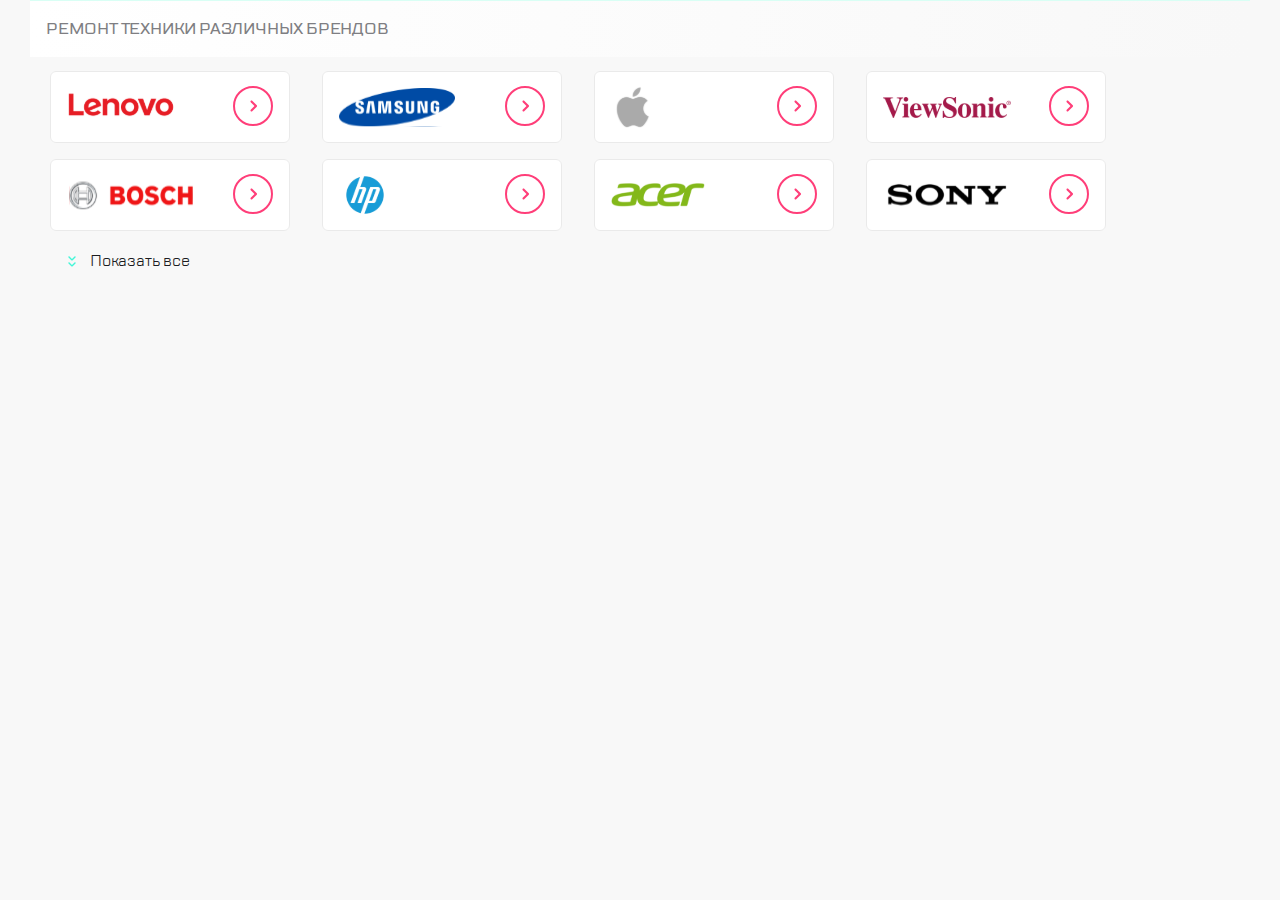
<file: index.html>
<!DOCTYPE html>
<html lang="ru">
<head>
    <meta charset="UTF-8">
    <meta name="viewport" content="width=device-width, initial-scale=1.0">
    <link rel="stylesheet" href="./css/swiper-bundle.min.css"/>
    <link rel="stylesheet" href="./css/style.css">
    <link rel="stylesheet" href="./fonts/stylesheet.css">
    <title>CPS</title>
</head>

<body>
    <section class="brands">
        <div class="site-content">
          <h3 class="brands__title">Ремонт техники различных брендов</h3>
        </div>
      <div class="swiper">
        <div class="brands__container swiper-container">
            <ul class="brands__list swiper-wrapper">
              <li class="brands__item swiper-slide">
                <img class="brands__item-logo" src="./icons_logo/Lenovo.svg" alt="Lenovo" width="108px" height="32px">
                <a class="brands__item-link" href="#" alt='Ремонт техники "Lenovo"'>
                </a>
              </li>
              <li class="brands__item swiper-slide">
                <img class="brands__item-logo" src="./icons_logo/SAMSUNG.svg" alt="Samsung" width="116px" height="39px">
                <a class="brands__item-link" href="#" alt='Ремонт техники "Samsung"'>
                </a>
              </li>
              <li class="brands__item swiper-slide">
                <img class="brands__item-logo" src="./icons_logo/Apple.svg" alt="Apple" width="44px" height="44px">
                <a class="brands__item-link" href="#" alt='Ремонт техники "Apple"'>
                </a>
              </li>
              <li class="brands__item swiper-slide">
                <img class="brands__item-logo" src="./icons_logo/ViewSonic.svg" alt="ViewSonic" width="128px" height="21px">
                <a class="brands__item-link" href="#" alt='Ремонт техники "ViewSonic"'>
                </a>
              </li>
              <li class="brands__item swiper-slide">
                <img class="brands__item-logo" src="./icons_logo/BOSCH.svg" alt="Bosch" width="128px" height="29px">
                <a class="brands__item-link" href="#" alt='Ремонт техники "Bosch"'>
                </a>
              </li>
              <li class="brands__item swiper-slide">
                <img class="brands__item-logo" src="./icons_logo/hp.svg" alt="Hewlett-Packard" width="52px" height="52px">
                <a class="brands__item-link" href="#" alt='Ремонт техники "Hewlett-Packard"'>
                </a>
              </li>
              <li class="brands__item swiper-slide">
                <img class="brands__item-logo" src="./icons_logo/acer.svg" alt="Acer" width="94px" height="24px">
                <a class="brands__item-link" href="#" alt='Ремонт техники "Acer"'>
                </a>
              </li>
              <li class="brands__item swiper-slide">
                <img class="brands__item-logo" src="./icons_logo/SONY.svg" alt="Sony" width="128px" height="26px">
                <a class="brands__item-link" href="#" alt='Ремонт техники "Sony"'>
                </a>
              </li>
              <li class="brands__item swiper-slide">
                <img class="brands__item-logo" src="./icons_logo/SONY.svg" alt="Sony" width="128px" height="26px">
                <a class="brands__item-link" href="#" alt='Ремонт техники "Sony"'>
                </a>
              </li>
              <li class="brands__item swiper-slide">
                <img class="brands__item-logo" src="./icons_logo/Apple.svg" alt="Apple" width="44px" height="44px">
                <a class="brands__item-link" href="#" alt='Ремонт техники "Apple"'>
                </a>
              </li>
            </ul>
            <div class="brands__pagination swiper-pagination"></div>
          </div>
        </div>
          <button class="brands__btn btn-more" type="button">Показать все</button>
    </section>
    <script src="./js/swiper-bundle.min.js"></script>
    <script src="js/skript.js"></script>
</body>
</html>
</file>
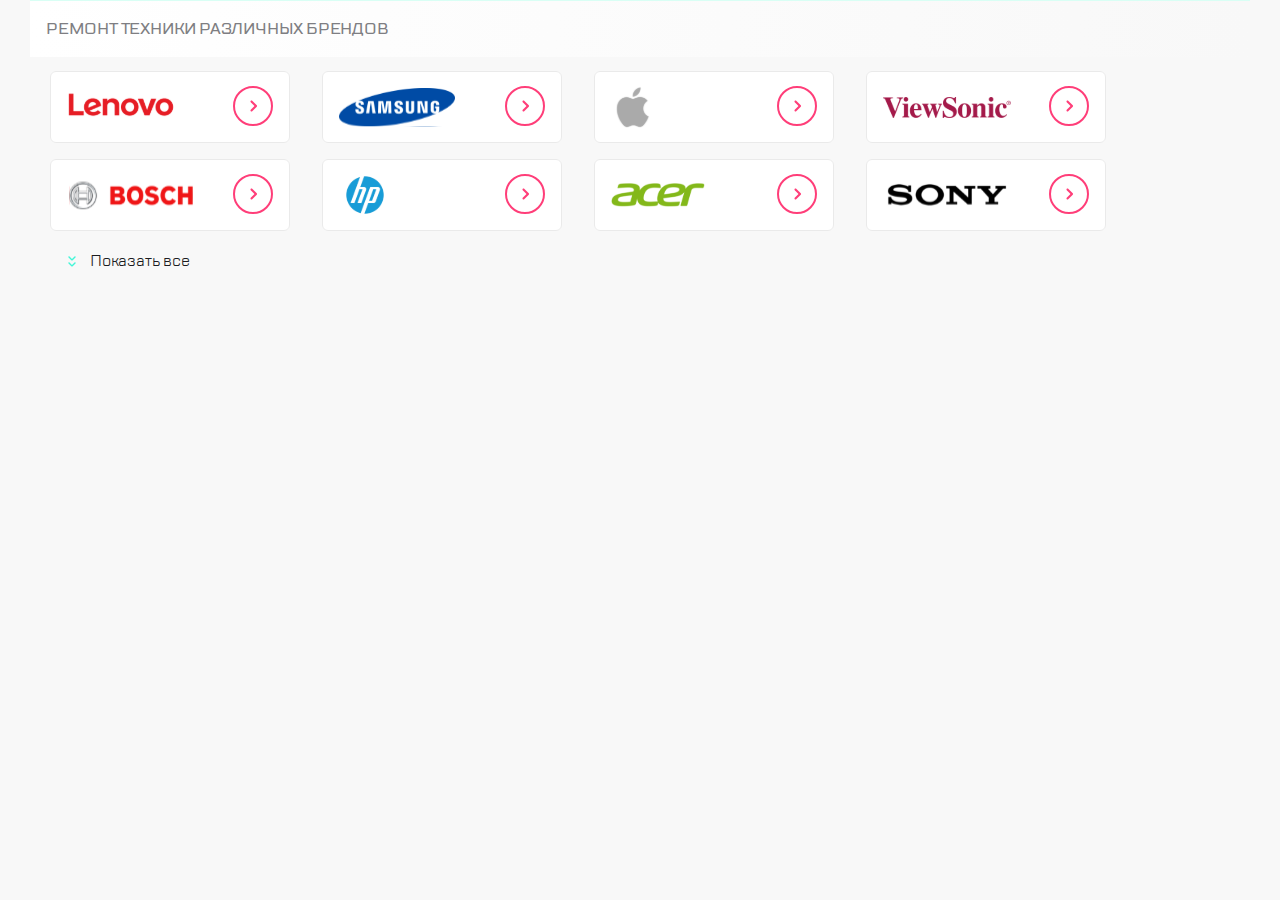
<file: src/index.html>
<!DOCTYPE html>
<html lang="ru">
<head>
    <meta charset="UTF-8">
    <meta name="viewport" content="width=device-width, initial-scale=1.0">
    <link rel="stylesheet" href="./css/swiper-bundle.min.css"/>
    <link rel="stylesheet" href="./css/style.css">
    <link rel="stylesheet" href="./fonts/stylesheet.css">
    <title>CPS</title>
</head>

<body>
    <section class="brands">
        <div class="site-content">
          <h3 class="brands__title">Ремонт техники различных брендов</h3>
        </div>
      <div class="swiper">
        <div class="brands__container swiper-container">
            <ul class="brands__list swiper-wrapper">
              <li class="brands__item swiper-slide">
                <img class="brands__item-logo" src="./icons_logo/Lenovo.svg" alt="Lenovo" width="108px" height="32px">
                <a class="brands__item-link" href="#" alt='Ремонт техники "Lenovo"'>
                </a>
              </li>
              <li class="brands__item swiper-slide">
                <img class="brands__item-logo" src="./icons_logo/SAMSUNG.svg" alt="Samsung" width="116px" height="39px">
                <a class="brands__item-link" href="#" alt='Ремонт техники "Samsung"'>
                </a>
              </li>
              <li class="brands__item swiper-slide">
                <img class="brands__item-logo" src="./icons_logo/Apple.svg" alt="Apple" width="44px" height="44px">
                <a class="brands__item-link" href="#" alt='Ремонт техники "Apple"'>
                </a>
              </li>
              <li class="brands__item swiper-slide">
                <img class="brands__item-logo" src="./icons_logo/ViewSonic.svg" alt="ViewSonic" width="128px" height="21px">
                <a class="brands__item-link" href="#" alt='Ремонт техники "ViewSonic"'>
                </a>
              </li>
              <li class="brands__item swiper-slide">
                <img class="brands__item-logo" src="./icons_logo/BOSCH.svg" alt="Bosch" width="128px" height="29px">
                <a class="brands__item-link" href="#" alt='Ремонт техники "Bosch"'>
                </a>
              </li>
              <li class="brands__item swiper-slide">
                <img class="brands__item-logo" src="./icons_logo/hp.svg" alt="Hewlett-Packard" width="52px" height="52px">
                <a class="brands__item-link" href="#" alt='Ремонт техники "Hewlett-Packard"'>
                </a>
              </li>
              <li class="brands__item swiper-slide">
                <img class="brands__item-logo" src="./icons_logo/acer.svg" alt="Acer" width="94px" height="24px">
                <a class="brands__item-link" href="#" alt='Ремонт техники "Acer"'>
                </a>
              </li>
              <li class="brands__item swiper-slide">
                <img class="brands__item-logo" src="./icons_logo/SONY.svg" alt="Sony" width="128px" height="26px">
                <a class="brands__item-link" href="#" alt='Ремонт техники "Sony"'>
                </a>
              </li>
              <li class="brands__item swiper-slide">
                <img class="brands__item-logo" src="./icons_logo/SONY.svg" alt="Sony" width="128px" height="26px">
                <a class="brands__item-link" href="#" alt='Ремонт техники "Sony"'>
                </a>
              </li>
              <li class="brands__item swiper-slide">
                <img class="brands__item-logo" src="./icons_logo/Apple.svg" alt="Apple" width="44px" height="44px">
                <a class="brands__item-link" href="#" alt='Ремонт техники "Apple"'>
                </a>
              </li>
            </ul>
            <div class="brands__pagination swiper-pagination"></div>
          </div>
        </div>
          <button class="brands__btn btn-more" type="button">Показать все</button>
    </section>
    <script src="./js/swiper-bundle.min.js"></script>
    <script src="js/skript.js"></script>
</body>
</html>
</file>
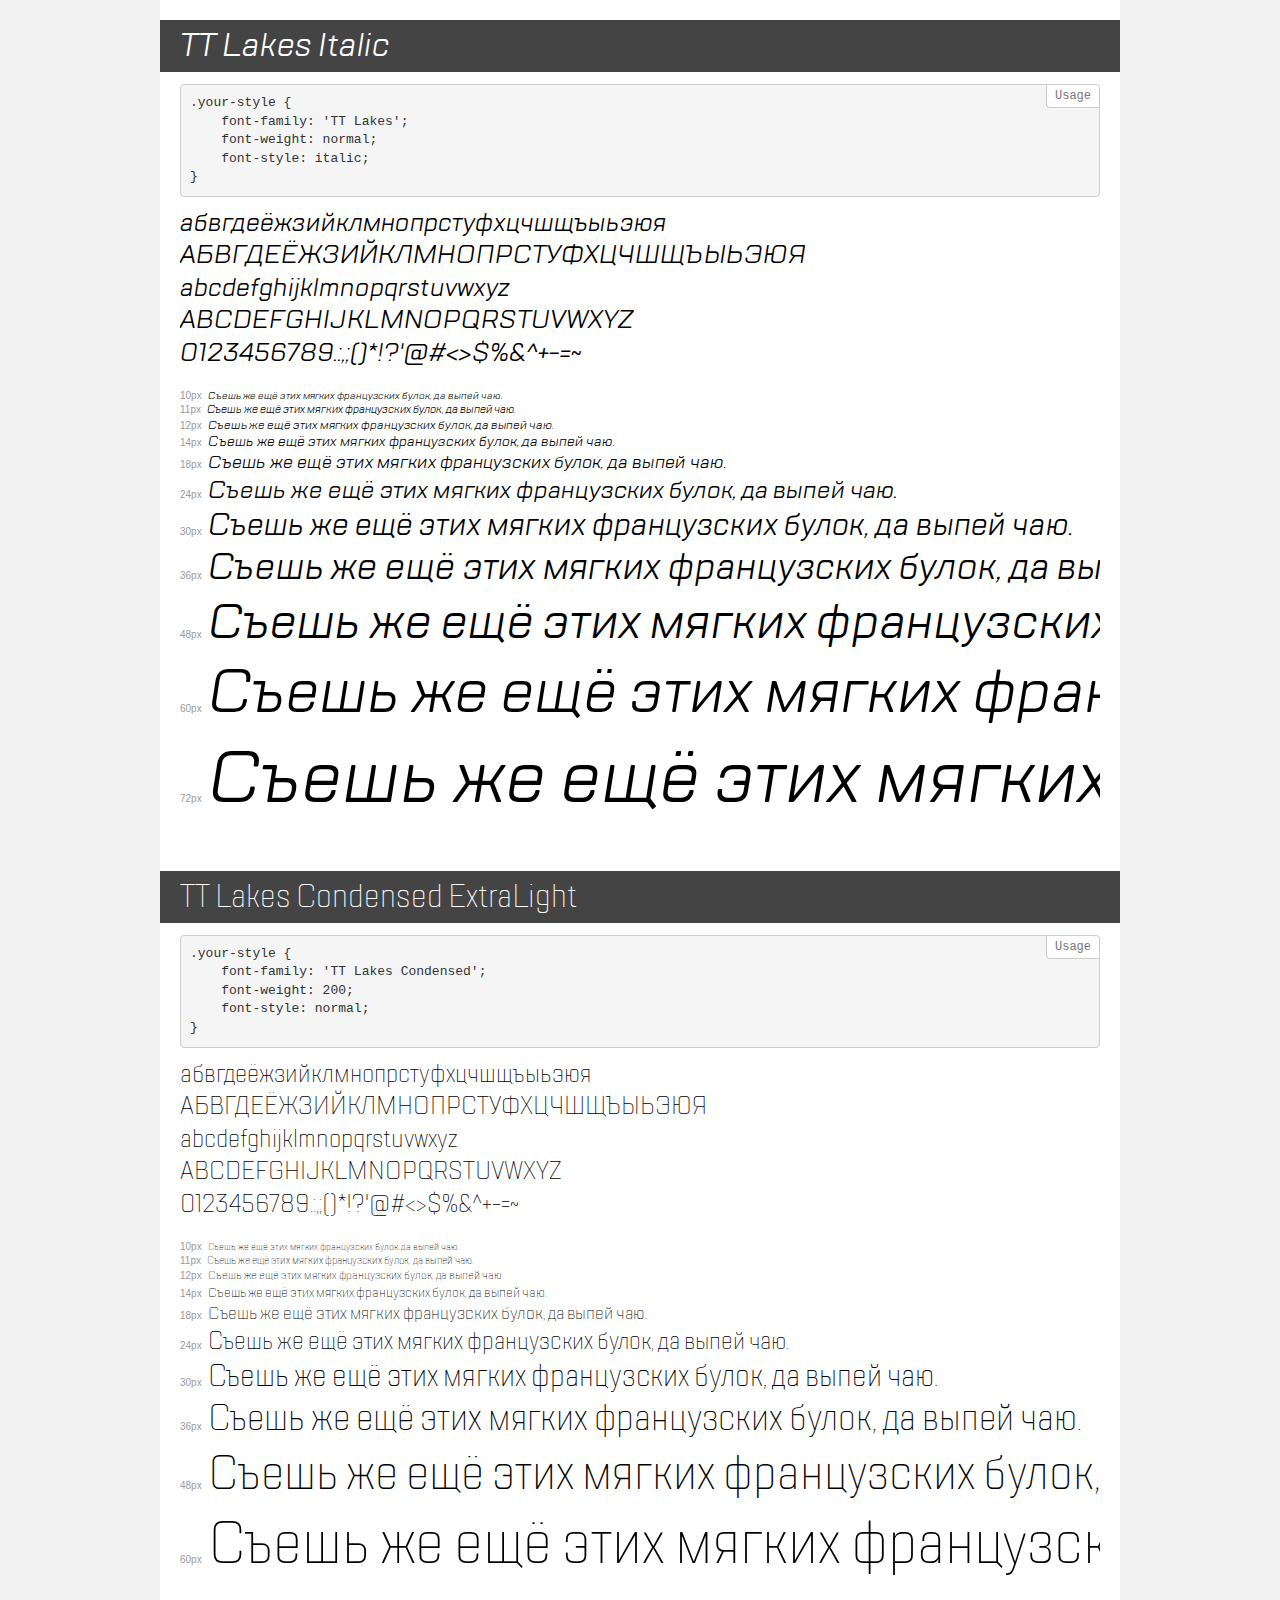
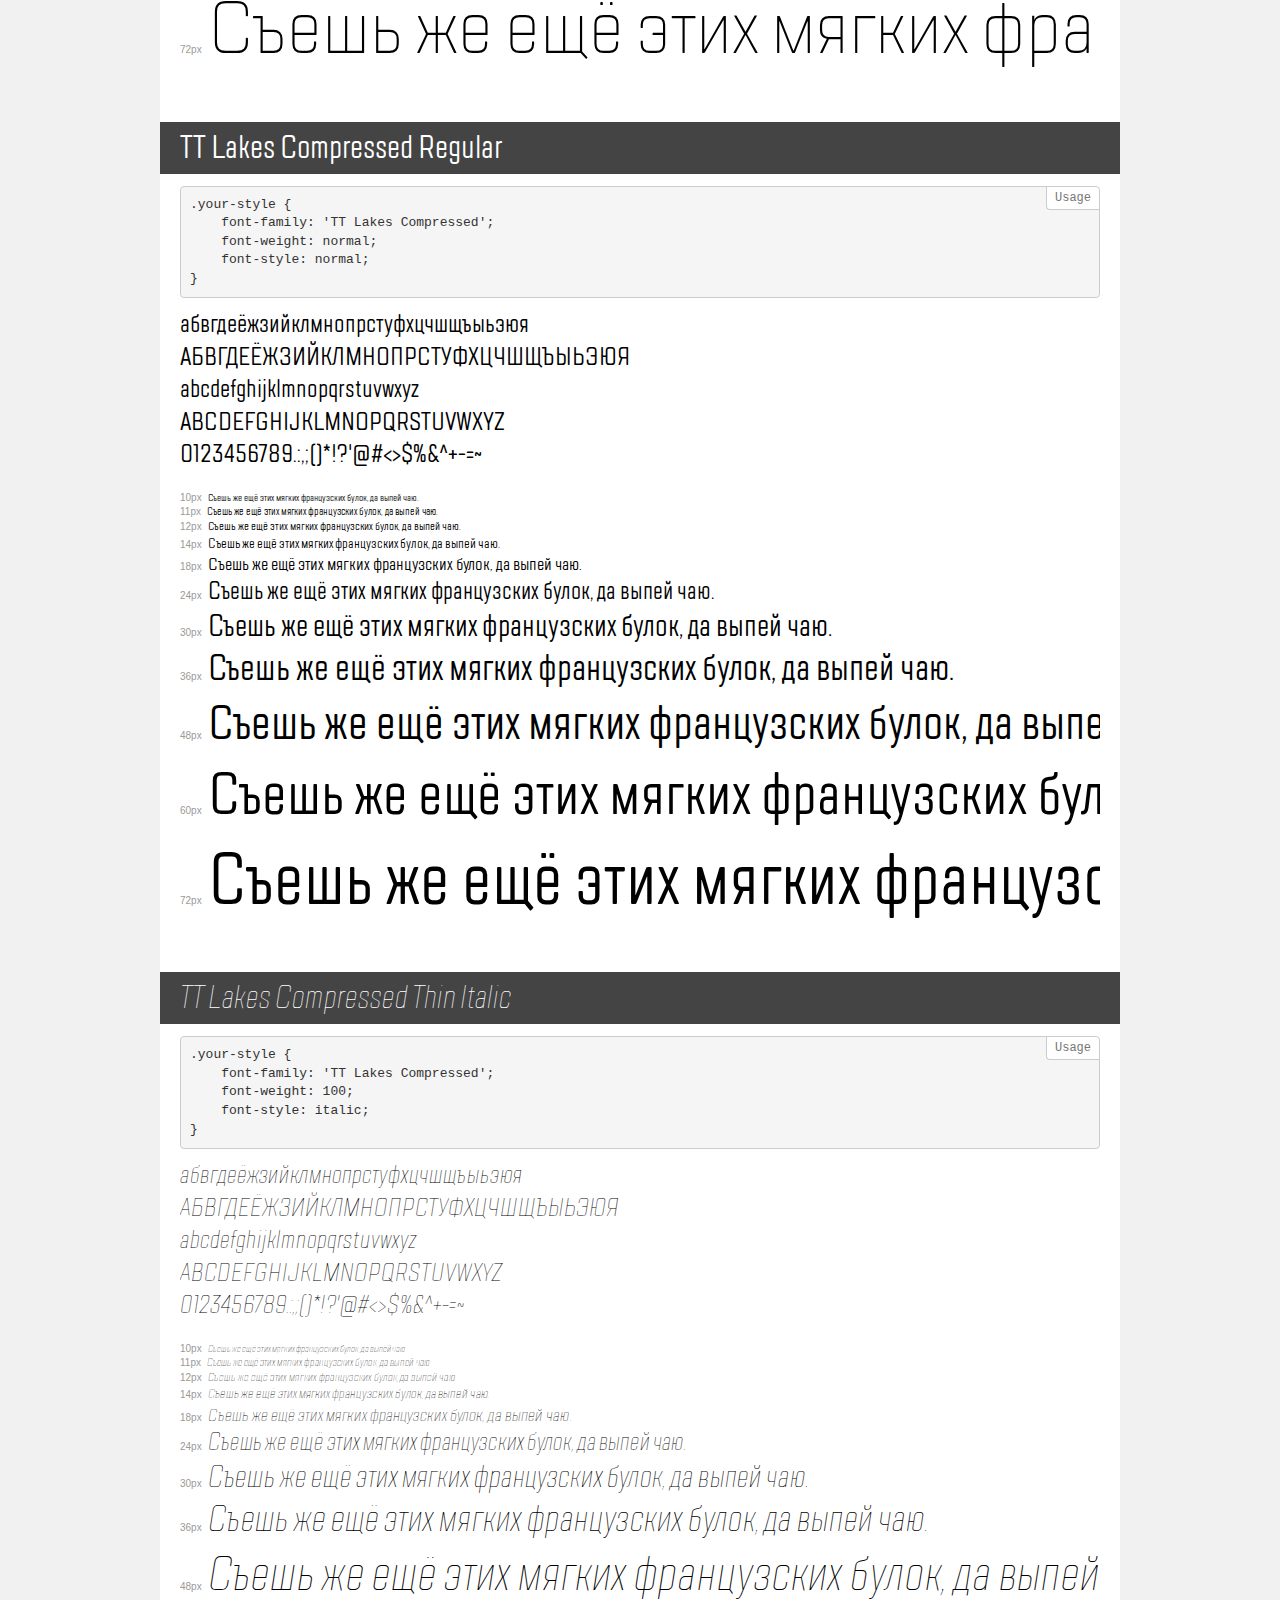
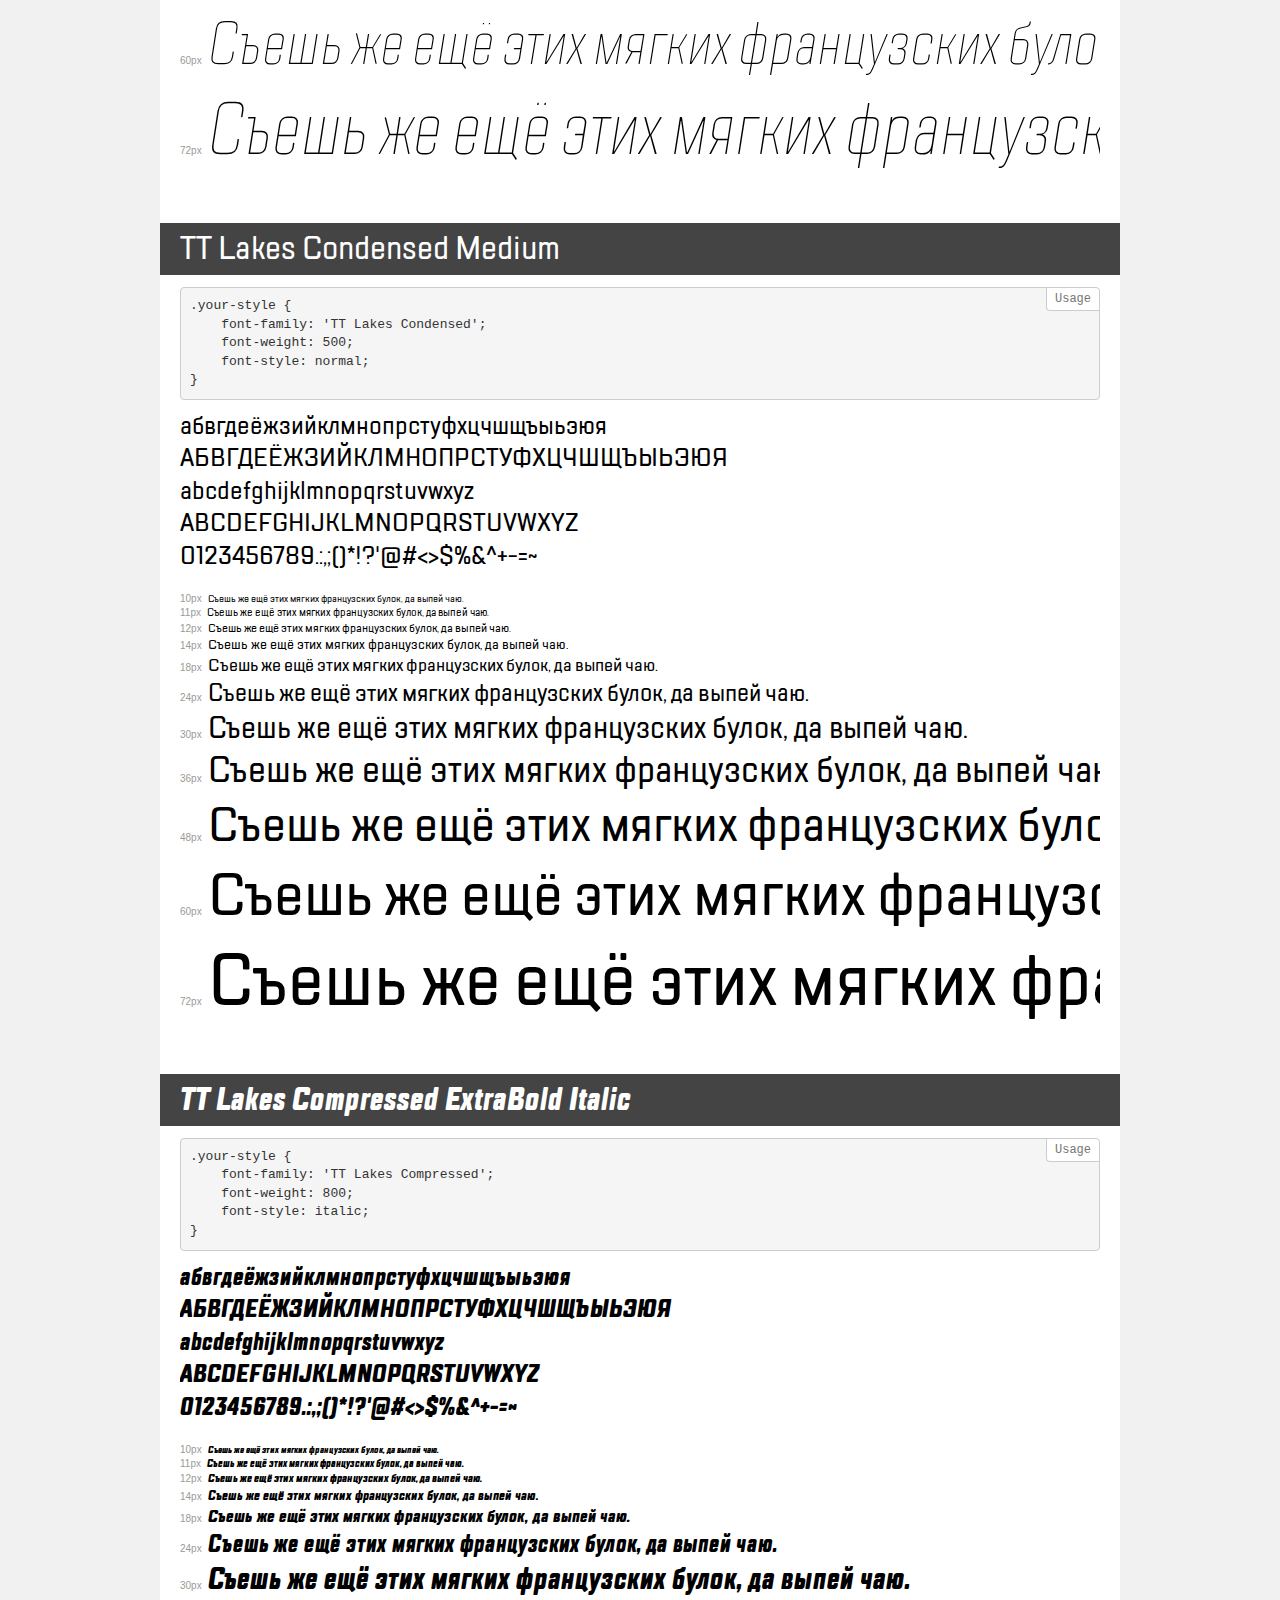
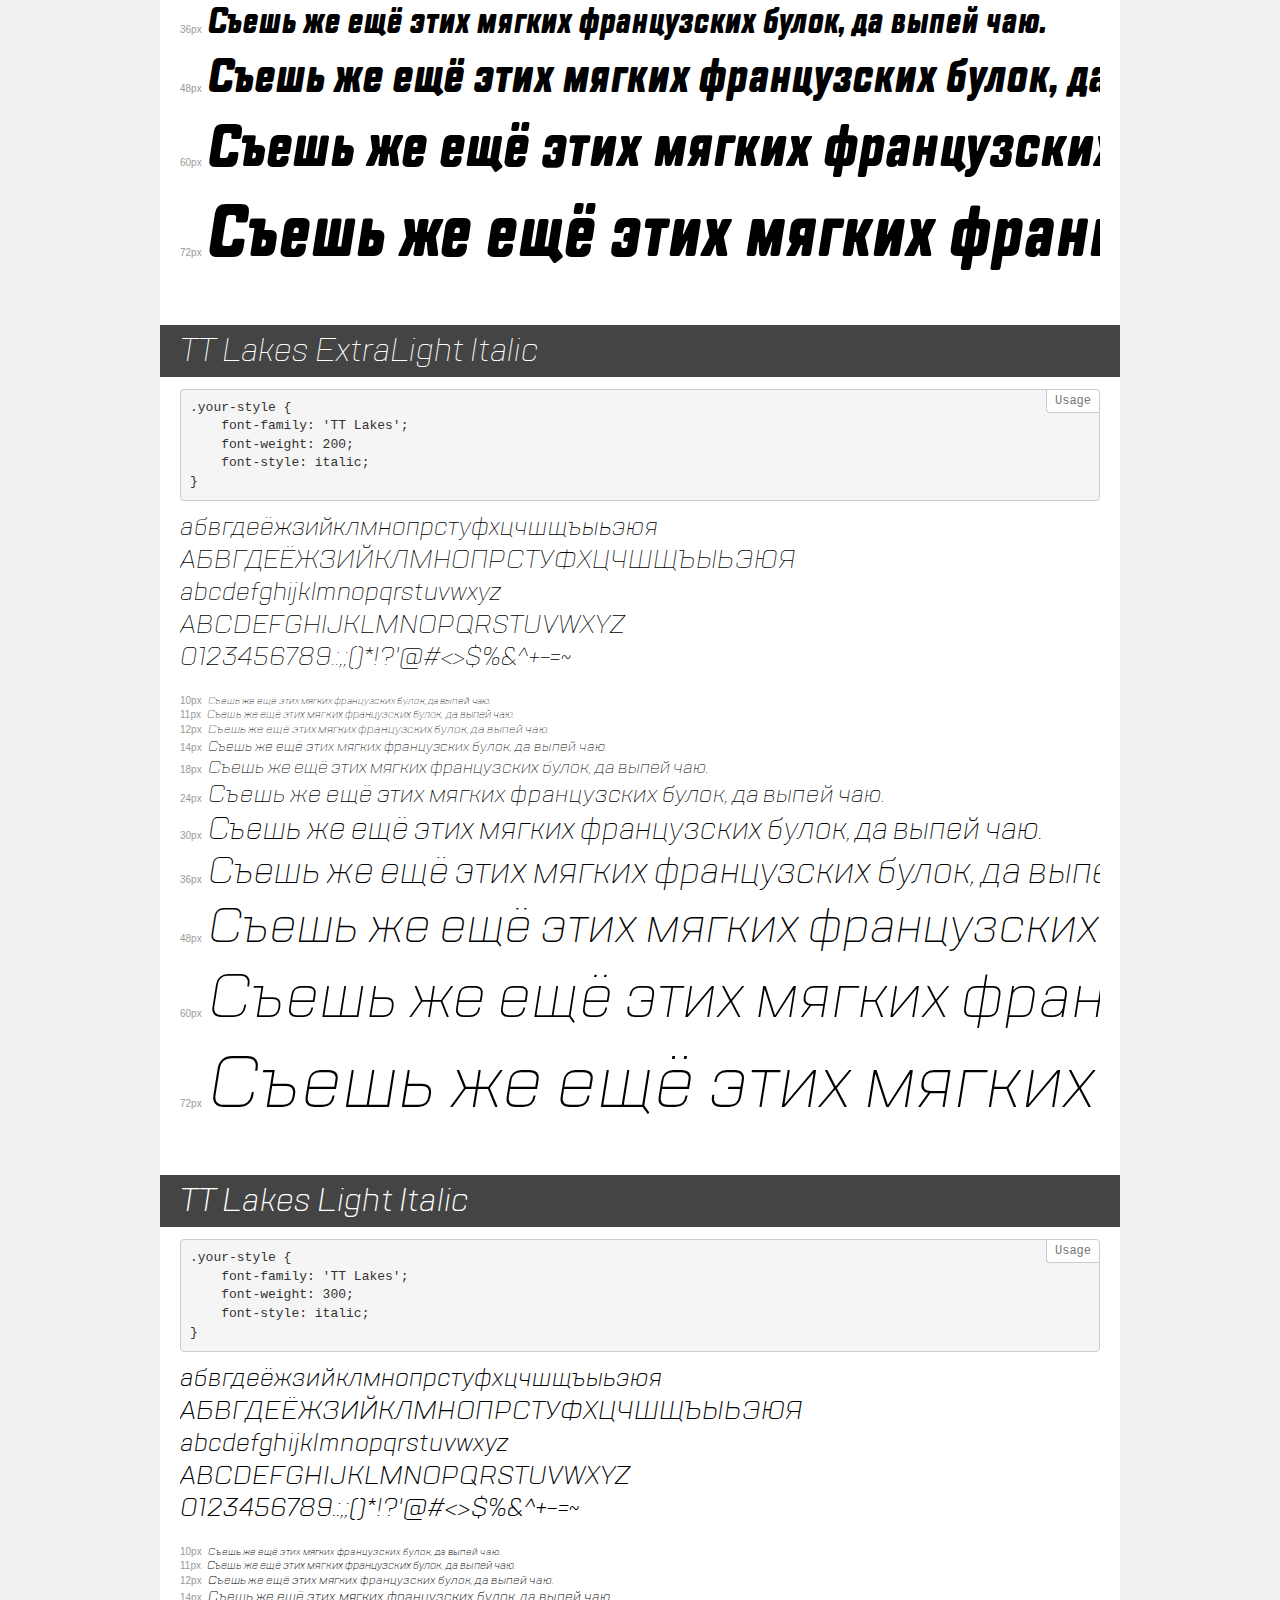
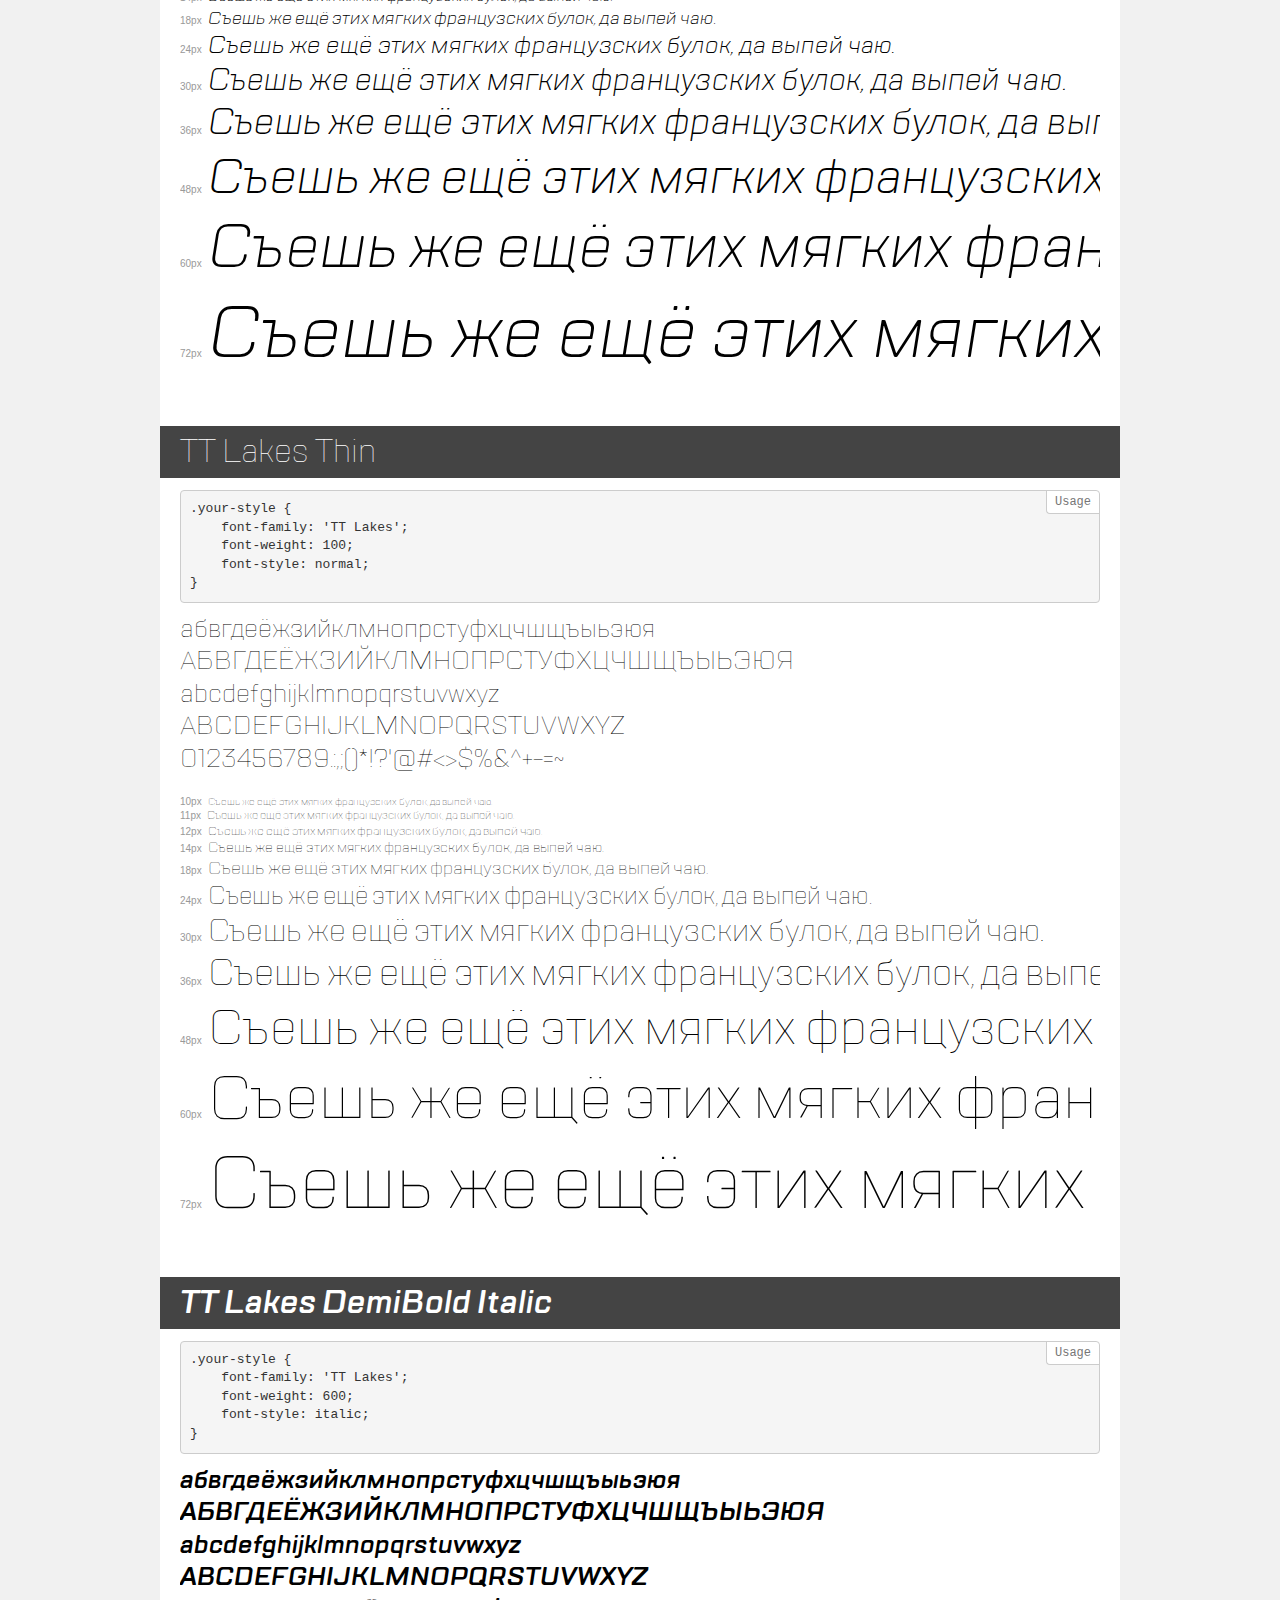
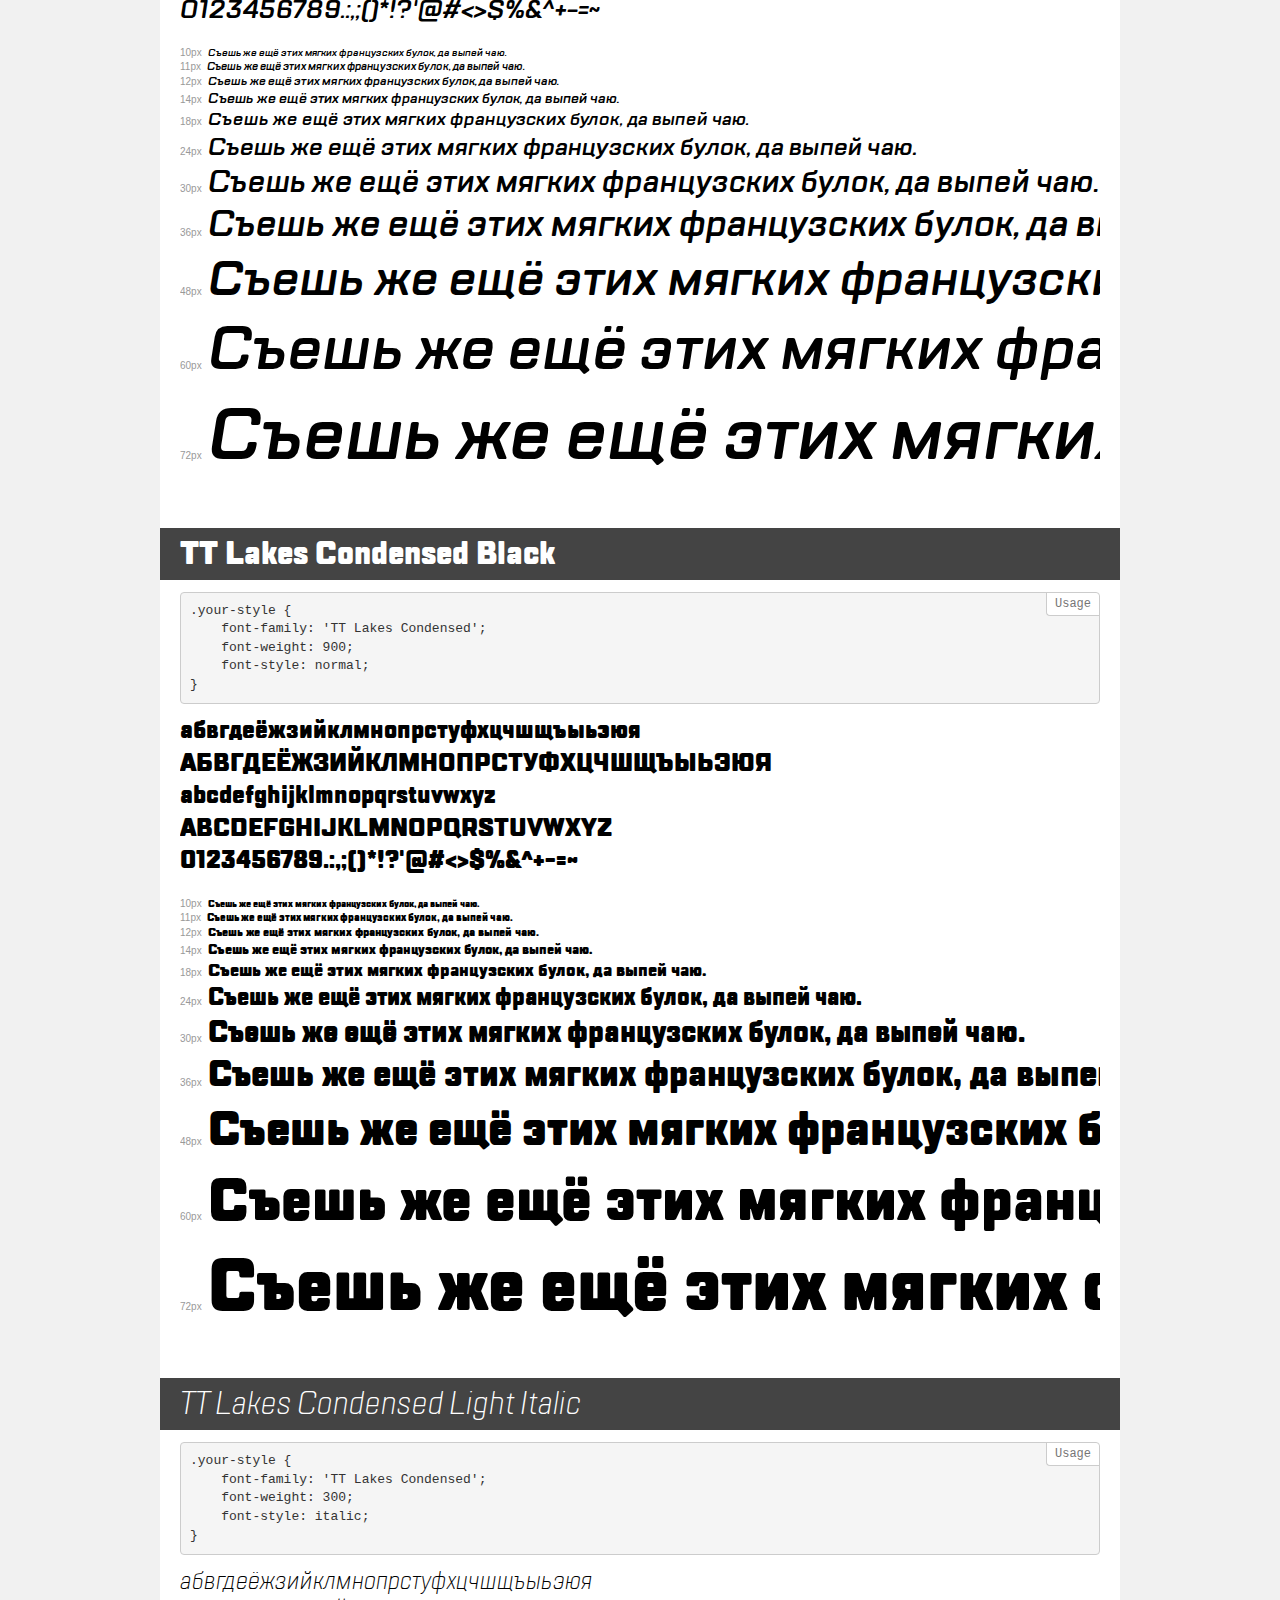
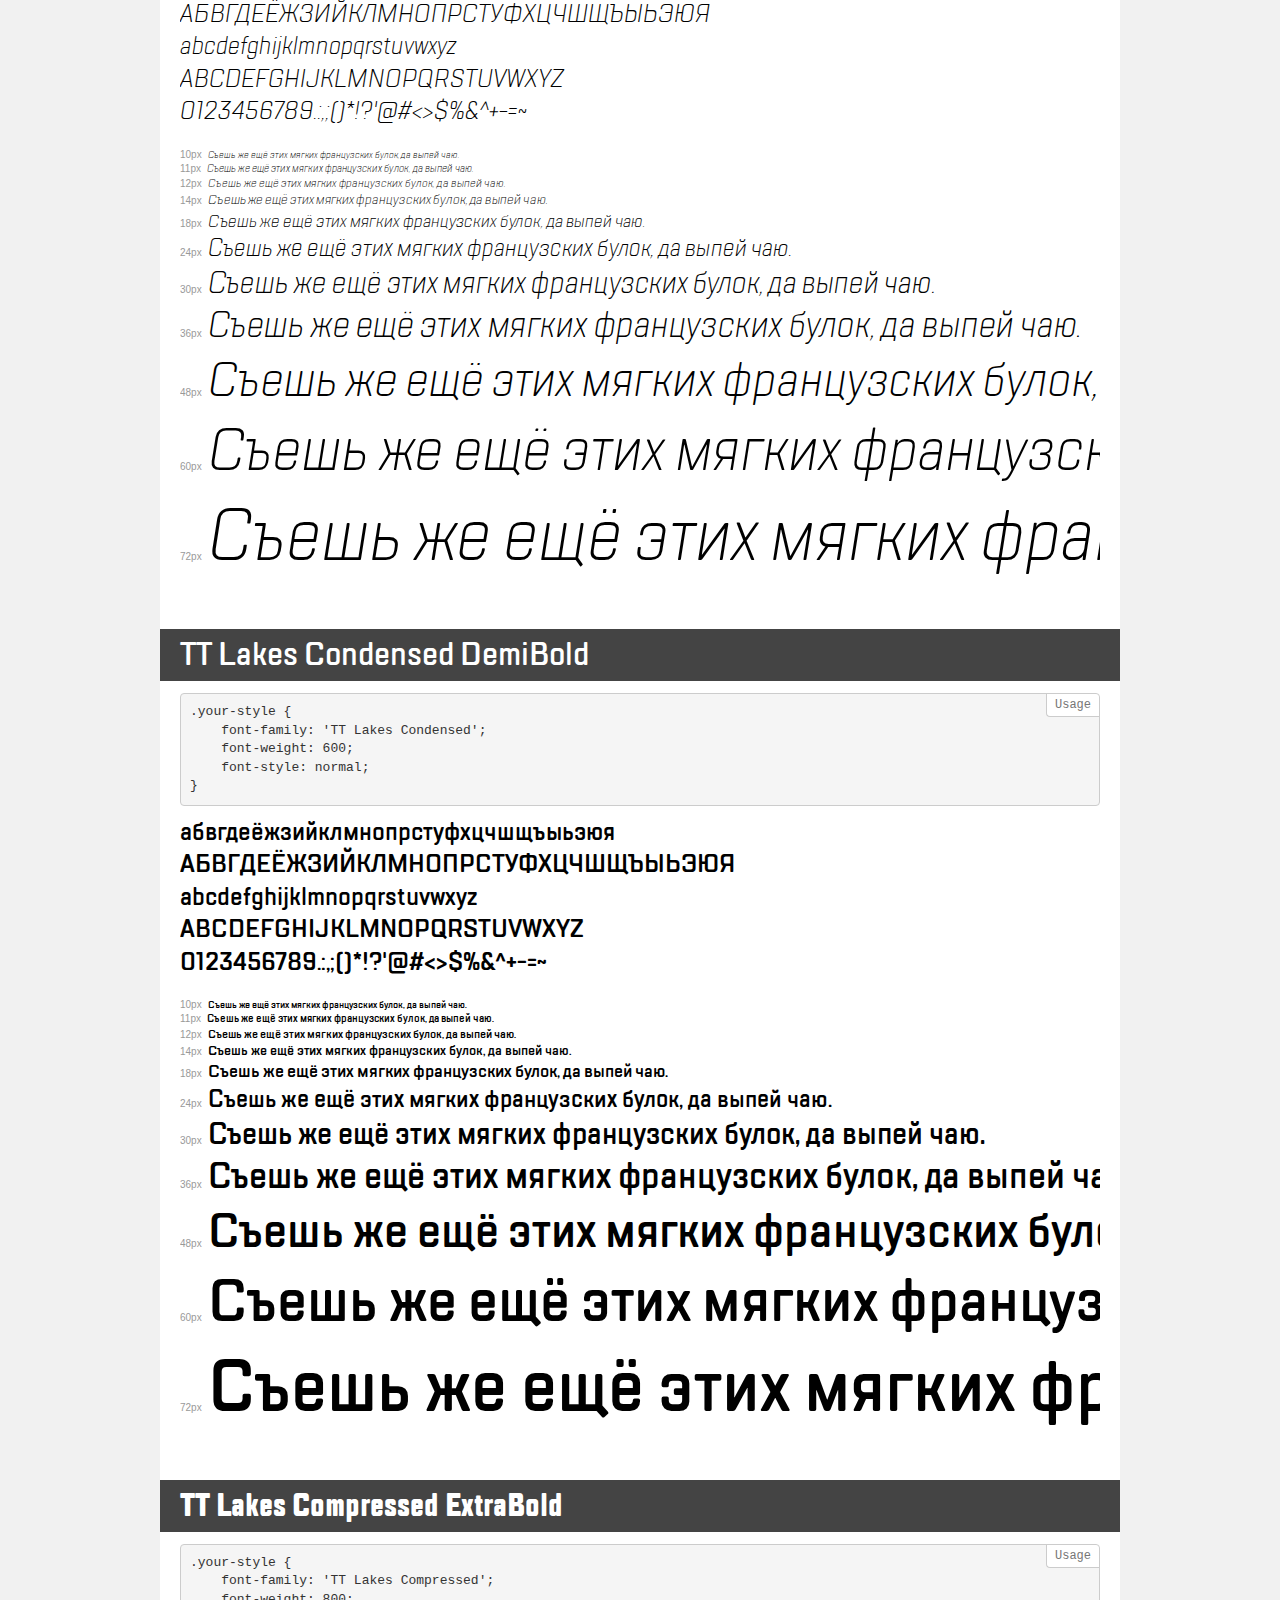
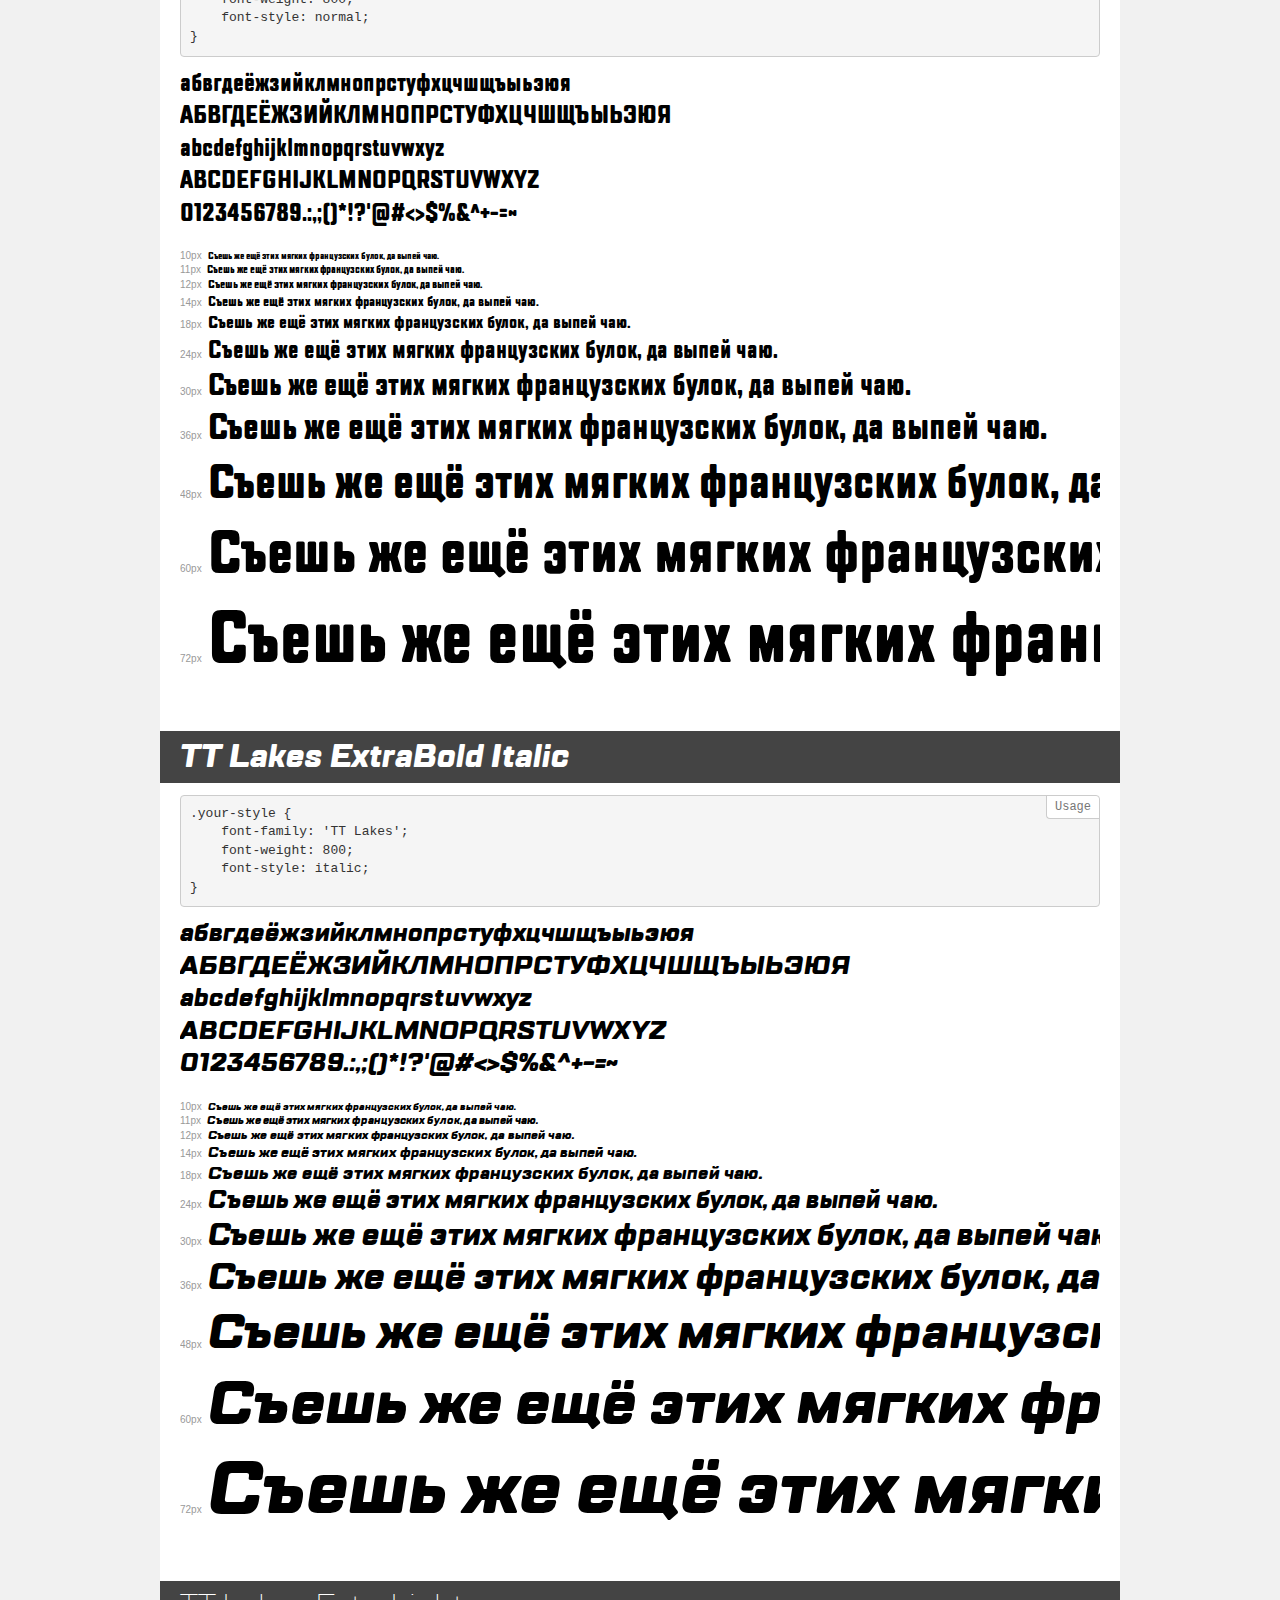
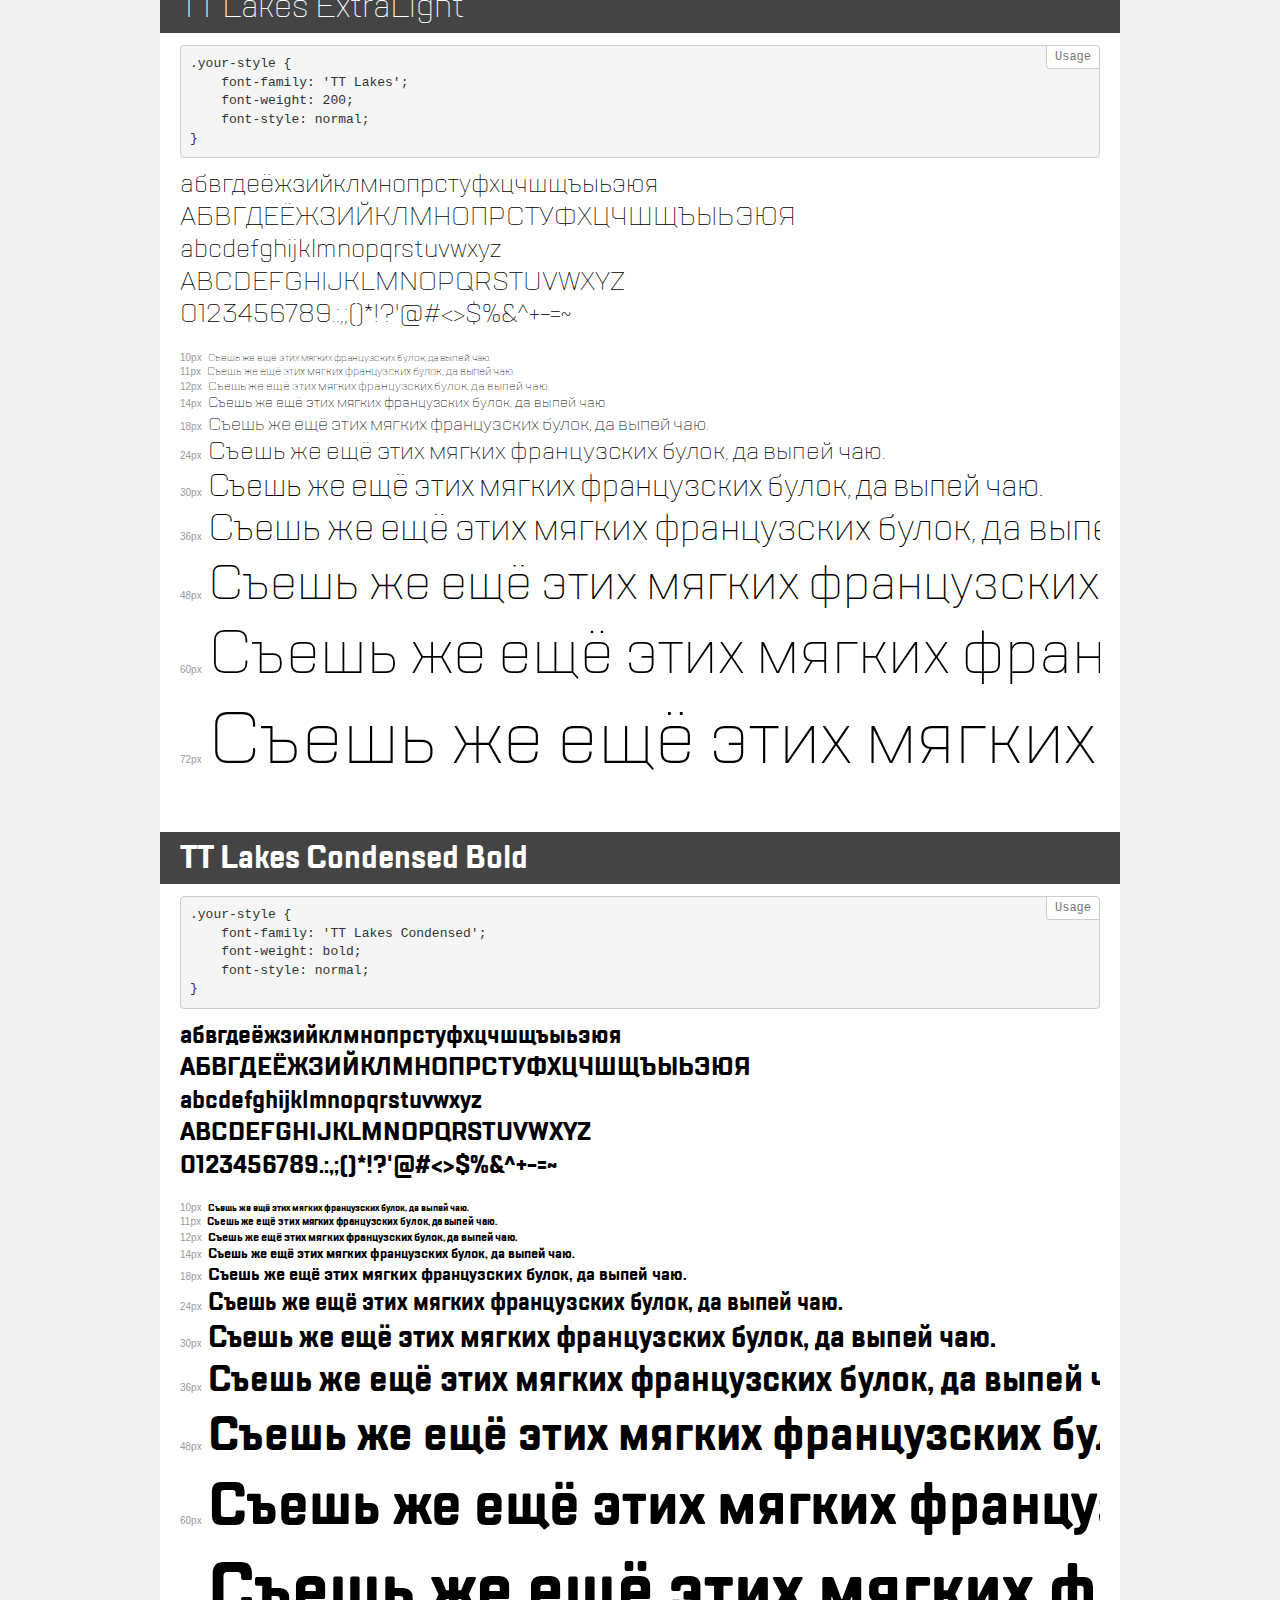
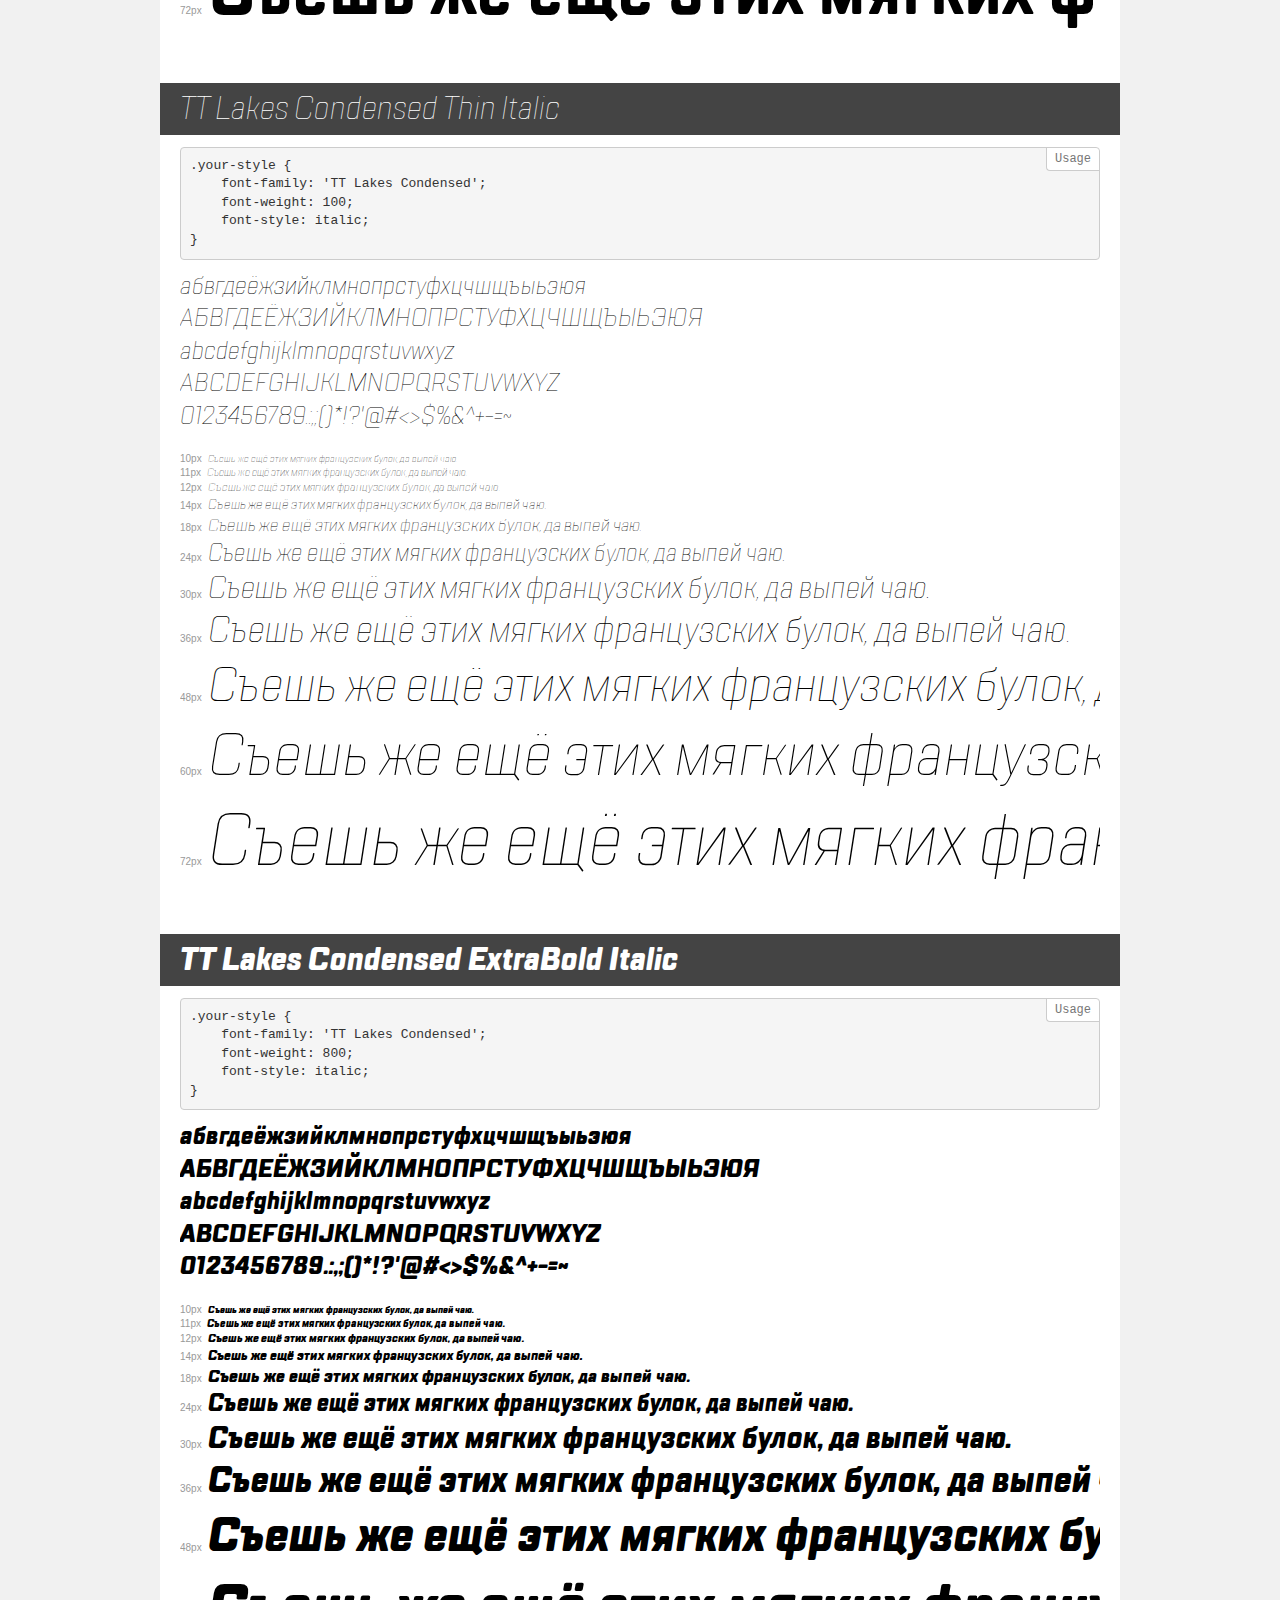
<file: fonts/demo.html>
<!DOCTYPE html>
<html>
<head>
    <meta charset="utf-8">
    <meta http-equiv="X-UA-Compatible" content="IE=edge">
    <meta name="viewport" content="width=device-width, initial-scale=1">
    <meta name="robots" content="noindex, noarchive">
    <meta name="format-detection" content="telephone=no">
    <title>Transfonter demo</title>
    <link href="stylesheet.css" rel="stylesheet">
    <style>
        /*
        http://meyerweb.com/eric/tools/css/reset/
        v2.0 | 20110126
        License: none (public domain)
        */
        html, body, div, span, applet, object, iframe,
        h1, h2, h3, h4, h5, h6, p, blockquote, pre,
        a, abbr, acronym, address, big, cite, code,
        del, dfn, em, img, ins, kbd, q, s, samp,
        small, strike, strong, sub, sup, tt, var,
        b, u, i, center,
        dl, dt, dd, ol, ul, li,
        fieldset, form, label, legend,
        table, caption, tbody, tfoot, thead, tr, th, td,
        article, aside, canvas, details, embed,
        figure, figcaption, footer, header, hgroup,
        menu, nav, output, ruby, section, summary,
        time, mark, audio, video {
            margin: 0;
            padding: 0;
            border: 0;
            font-size: 100%;
            font: inherit;
            vertical-align: baseline;
        }
        /* HTML5 display-role reset for older browsers */
        article, aside, details, figcaption, figure,
        footer, header, hgroup, menu, nav, section {
            display: block;
        }
        body {
            line-height: 1;
        }
        ol, ul {
            list-style: none;
        }
        blockquote, q {
            quotes: none;
        }
        blockquote:before, blockquote:after,
        q:before, q:after {
            content: '';
            content: none;
        }
        table {
            border-collapse: collapse;
            border-spacing: 0;
        }
        /* common styles */
        body {
            background: #f1f1f1;
            color: #000;
        }
        .page {
            background: #fff;
            width: 920px;
            margin: 0 auto;
            padding: 20px 20px 0 20px;
            overflow: hidden;
        }
        .font-container {
            overflow-x: auto;
            overflow-y: hidden;
            margin-bottom: 40px;
            line-height: 1.3;
            white-space: nowrap;
            padding-bottom: 5px;
        }
        h1 {
            position: relative;
            background: #444;
            font-size: 32px;
            color: #fff;
            padding: 10px 20px;
            margin: 0 -20px 12px -20px;
        }
        .letters {
            font-size: 25px;
            margin-bottom: 20px;
        }
        .s10:before {
            content: '10px';
        }
        .s11:before {
            content: '11px';
        }
        .s12:before {
            content: '12px';
        }
        .s14:before {
            content: '14px';
        }
        .s18:before {
            content: '18px';
        }
        .s24:before {
            content: '24px';
        }
        .s30:before {
            content: '30px';
        }
        .s36:before {
            content: '36px';
        }
        .s48:before {
            content: '48px';
        }
        .s60:before {
            content: '60px';
        }
        .s72:before {
            content: '72px';
        }
        .s10:before, .s11:before, .s12:before, .s14:before,
        .s18:before, .s24:before, .s30:before, .s36:before,
        .s48:before, .s60:before, .s72:before {
            font-family: Arial, sans-serif;
            font-size: 10px;
            font-weight: normal;
            font-style: normal;
            color: #999;
            padding-right: 6px;
        }
        pre {
            display: block;
            position: relative;
            padding: 9px;
            margin: 0 0 10px;
            font-family: Monaco, Menlo, Consolas, "Courier New", monospace !important;
            font-size: 13px;
            line-height: 1.428571429;
            color: #333;
            font-weight: normal !important;
            font-style: normal !important;
            background-color: #f5f5f5;
            border: 1px solid #ccc;
            overflow-x: auto;
            border-radius: 4px;
        }
        pre:after {
            display: block;
            position: absolute;
            right: 0;
            top: 0;
            content: 'Usage';
            line-height: 1;
            padding: 5px 8px;
            font-size: 12px;
            color: #767676;
            background-color: #fff;
            border: 1px solid #ccc;
            border-right: none;
            border-top: none;
            border-radius: 0 4px 0 4px;
            z-index: 10;
        }
        /* responsive */
        @media (max-width: 959px) {
            .page {
                width: auto;
                margin: 0;
            }
        }
    </style>
</head>
<body>
<div class="page">
    <div class="demo" style="font-family: 'TT Lakes'; font-weight: normal; font-style: italic;">
        <h1>TT Lakes Italic</h1>
        <pre>.your-style {
    font-family: 'TT Lakes';
    font-weight: normal;
    font-style: italic;
}</pre>
        <div class="font-container">
            <p class="letters">
                абвгдеёжзийклмнопрстуфхцчшщъыьэюя<br>
АБВГДЕЁЖЗИЙКЛМНОПРСТУФХЦЧШЩЪЫЬЭЮЯ<br>
abcdefghijklmnopqrstuvwxyz<br>
ABCDEFGHIJKLMNOPQRSTUVWXYZ<br>
                0123456789.:,;()*!?'@#<>$%&^+-=~
            </p>
            <p class="s10" style="font-size: 10px;">Съешь же ещё этих мягких французских булок, да выпей чаю.</p>
            <p class="s11" style="font-size: 11px;">Съешь же ещё этих мягких французских булок, да выпей чаю.</p>
            <p class="s12" style="font-size: 12px;">Съешь же ещё этих мягких французских булок, да выпей чаю.</p>
            <p class="s14" style="font-size: 14px;">Съешь же ещё этих мягких французских булок, да выпей чаю.</p>
            <p class="s18" style="font-size: 18px;">Съешь же ещё этих мягких французских булок, да выпей чаю.</p>
            <p class="s24" style="font-size: 24px;">Съешь же ещё этих мягких французских булок, да выпей чаю.</p>
            <p class="s30" style="font-size: 30px;">Съешь же ещё этих мягких французских булок, да выпей чаю.</p>
            <p class="s36" style="font-size: 36px;">Съешь же ещё этих мягких французских булок, да выпей чаю.</p>
            <p class="s48" style="font-size: 48px;">Съешь же ещё этих мягких французских булок, да выпей чаю.</p>
            <p class="s60" style="font-size: 60px;">Съешь же ещё этих мягких французских булок, да выпей чаю.</p>
            <p class="s72" style="font-size: 72px;">Съешь же ещё этих мягких французских булок, да выпей чаю.</p>
        </div>
    </div>
    <div class="demo" style="font-family: 'TT Lakes Condensed'; font-weight: 200; font-style: normal;">
        <h1>TT Lakes Condensed ExtraLight</h1>
        <pre>.your-style {
    font-family: 'TT Lakes Condensed';
    font-weight: 200;
    font-style: normal;
}</pre>
        <div class="font-container">
            <p class="letters">
                абвгдеёжзийклмнопрстуфхцчшщъыьэюя<br>
АБВГДЕЁЖЗИЙКЛМНОПРСТУФХЦЧШЩЪЫЬЭЮЯ<br>
abcdefghijklmnopqrstuvwxyz<br>
ABCDEFGHIJKLMNOPQRSTUVWXYZ<br>
                0123456789.:,;()*!?'@#<>$%&^+-=~
            </p>
            <p class="s10" style="font-size: 10px;">Съешь же ещё этих мягких французских булок, да выпей чаю.</p>
            <p class="s11" style="font-size: 11px;">Съешь же ещё этих мягких французских булок, да выпей чаю.</p>
            <p class="s12" style="font-size: 12px;">Съешь же ещё этих мягких французских булок, да выпей чаю.</p>
            <p class="s14" style="font-size: 14px;">Съешь же ещё этих мягких французских булок, да выпей чаю.</p>
            <p class="s18" style="font-size: 18px;">Съешь же ещё этих мягких французских булок, да выпей чаю.</p>
            <p class="s24" style="font-size: 24px;">Съешь же ещё этих мягких французских булок, да выпей чаю.</p>
            <p class="s30" style="font-size: 30px;">Съешь же ещё этих мягких французских булок, да выпей чаю.</p>
            <p class="s36" style="font-size: 36px;">Съешь же ещё этих мягких французских булок, да выпей чаю.</p>
            <p class="s48" style="font-size: 48px;">Съешь же ещё этих мягких французских булок, да выпей чаю.</p>
            <p class="s60" style="font-size: 60px;">Съешь же ещё этих мягких французских булок, да выпей чаю.</p>
            <p class="s72" style="font-size: 72px;">Съешь же ещё этих мягких французских булок, да выпей чаю.</p>
        </div>
    </div>
    <div class="demo" style="font-family: 'TT Lakes Compressed'; font-weight: normal; font-style: normal;">
        <h1>TT Lakes Compressed Regular</h1>
        <pre>.your-style {
    font-family: 'TT Lakes Compressed';
    font-weight: normal;
    font-style: normal;
}</pre>
        <div class="font-container">
            <p class="letters">
                абвгдеёжзийклмнопрстуфхцчшщъыьэюя<br>
АБВГДЕЁЖЗИЙКЛМНОПРСТУФХЦЧШЩЪЫЬЭЮЯ<br>
abcdefghijklmnopqrstuvwxyz<br>
ABCDEFGHIJKLMNOPQRSTUVWXYZ<br>
                0123456789.:,;()*!?'@#<>$%&^+-=~
            </p>
            <p class="s10" style="font-size: 10px;">Съешь же ещё этих мягких французских булок, да выпей чаю.</p>
            <p class="s11" style="font-size: 11px;">Съешь же ещё этих мягких французских булок, да выпей чаю.</p>
            <p class="s12" style="font-size: 12px;">Съешь же ещё этих мягких французских булок, да выпей чаю.</p>
            <p class="s14" style="font-size: 14px;">Съешь же ещё этих мягких французских булок, да выпей чаю.</p>
            <p class="s18" style="font-size: 18px;">Съешь же ещё этих мягких французских булок, да выпей чаю.</p>
            <p class="s24" style="font-size: 24px;">Съешь же ещё этих мягких французских булок, да выпей чаю.</p>
            <p class="s30" style="font-size: 30px;">Съешь же ещё этих мягких французских булок, да выпей чаю.</p>
            <p class="s36" style="font-size: 36px;">Съешь же ещё этих мягких французских булок, да выпей чаю.</p>
            <p class="s48" style="font-size: 48px;">Съешь же ещё этих мягких французских булок, да выпей чаю.</p>
            <p class="s60" style="font-size: 60px;">Съешь же ещё этих мягких французских булок, да выпей чаю.</p>
            <p class="s72" style="font-size: 72px;">Съешь же ещё этих мягких французских булок, да выпей чаю.</p>
        </div>
    </div>
    <div class="demo" style="font-family: 'TT Lakes Compressed'; font-weight: 100; font-style: italic;">
        <h1>TT Lakes Compressed Thin Italic</h1>
        <pre>.your-style {
    font-family: 'TT Lakes Compressed';
    font-weight: 100;
    font-style: italic;
}</pre>
        <div class="font-container">
            <p class="letters">
                абвгдеёжзийклмнопрстуфхцчшщъыьэюя<br>
АБВГДЕЁЖЗИЙКЛМНОПРСТУФХЦЧШЩЪЫЬЭЮЯ<br>
abcdefghijklmnopqrstuvwxyz<br>
ABCDEFGHIJKLMNOPQRSTUVWXYZ<br>
                0123456789.:,;()*!?'@#<>$%&^+-=~
            </p>
            <p class="s10" style="font-size: 10px;">Съешь же ещё этих мягких французских булок, да выпей чаю.</p>
            <p class="s11" style="font-size: 11px;">Съешь же ещё этих мягких французских булок, да выпей чаю.</p>
            <p class="s12" style="font-size: 12px;">Съешь же ещё этих мягких французских булок, да выпей чаю.</p>
            <p class="s14" style="font-size: 14px;">Съешь же ещё этих мягких французских булок, да выпей чаю.</p>
            <p class="s18" style="font-size: 18px;">Съешь же ещё этих мягких французских булок, да выпей чаю.</p>
            <p class="s24" style="font-size: 24px;">Съешь же ещё этих мягких французских булок, да выпей чаю.</p>
            <p class="s30" style="font-size: 30px;">Съешь же ещё этих мягких французских булок, да выпей чаю.</p>
            <p class="s36" style="font-size: 36px;">Съешь же ещё этих мягких французских булок, да выпей чаю.</p>
            <p class="s48" style="font-size: 48px;">Съешь же ещё этих мягких французских булок, да выпей чаю.</p>
            <p class="s60" style="font-size: 60px;">Съешь же ещё этих мягких французских булок, да выпей чаю.</p>
            <p class="s72" style="font-size: 72px;">Съешь же ещё этих мягких французских булок, да выпей чаю.</p>
        </div>
    </div>
    <div class="demo" style="font-family: 'TT Lakes Condensed'; font-weight: 500; font-style: normal;">
        <h1>TT Lakes Condensed Medium</h1>
        <pre>.your-style {
    font-family: 'TT Lakes Condensed';
    font-weight: 500;
    font-style: normal;
}</pre>
        <div class="font-container">
            <p class="letters">
                абвгдеёжзийклмнопрстуфхцчшщъыьэюя<br>
АБВГДЕЁЖЗИЙКЛМНОПРСТУФХЦЧШЩЪЫЬЭЮЯ<br>
abcdefghijklmnopqrstuvwxyz<br>
ABCDEFGHIJKLMNOPQRSTUVWXYZ<br>
                0123456789.:,;()*!?'@#<>$%&^+-=~
            </p>
            <p class="s10" style="font-size: 10px;">Съешь же ещё этих мягких французских булок, да выпей чаю.</p>
            <p class="s11" style="font-size: 11px;">Съешь же ещё этих мягких французских булок, да выпей чаю.</p>
            <p class="s12" style="font-size: 12px;">Съешь же ещё этих мягких французских булок, да выпей чаю.</p>
            <p class="s14" style="font-size: 14px;">Съешь же ещё этих мягких французских булок, да выпей чаю.</p>
            <p class="s18" style="font-size: 18px;">Съешь же ещё этих мягких французских булок, да выпей чаю.</p>
            <p class="s24" style="font-size: 24px;">Съешь же ещё этих мягких французских булок, да выпей чаю.</p>
            <p class="s30" style="font-size: 30px;">Съешь же ещё этих мягких французских булок, да выпей чаю.</p>
            <p class="s36" style="font-size: 36px;">Съешь же ещё этих мягких французских булок, да выпей чаю.</p>
            <p class="s48" style="font-size: 48px;">Съешь же ещё этих мягких французских булок, да выпей чаю.</p>
            <p class="s60" style="font-size: 60px;">Съешь же ещё этих мягких французских булок, да выпей чаю.</p>
            <p class="s72" style="font-size: 72px;">Съешь же ещё этих мягких французских булок, да выпей чаю.</p>
        </div>
    </div>
    <div class="demo" style="font-family: 'TT Lakes Compressed'; font-weight: 800; font-style: italic;">
        <h1>TT Lakes Compressed ExtraBold Italic</h1>
        <pre>.your-style {
    font-family: 'TT Lakes Compressed';
    font-weight: 800;
    font-style: italic;
}</pre>
        <div class="font-container">
            <p class="letters">
                абвгдеёжзийклмнопрстуфхцчшщъыьэюя<br>
АБВГДЕЁЖЗИЙКЛМНОПРСТУФХЦЧШЩЪЫЬЭЮЯ<br>
abcdefghijklmnopqrstuvwxyz<br>
ABCDEFGHIJKLMNOPQRSTUVWXYZ<br>
                0123456789.:,;()*!?'@#<>$%&^+-=~
            </p>
            <p class="s10" style="font-size: 10px;">Съешь же ещё этих мягких французских булок, да выпей чаю.</p>
            <p class="s11" style="font-size: 11px;">Съешь же ещё этих мягких французских булок, да выпей чаю.</p>
            <p class="s12" style="font-size: 12px;">Съешь же ещё этих мягких французских булок, да выпей чаю.</p>
            <p class="s14" style="font-size: 14px;">Съешь же ещё этих мягких французских булок, да выпей чаю.</p>
            <p class="s18" style="font-size: 18px;">Съешь же ещё этих мягких французских булок, да выпей чаю.</p>
            <p class="s24" style="font-size: 24px;">Съешь же ещё этих мягких французских булок, да выпей чаю.</p>
            <p class="s30" style="font-size: 30px;">Съешь же ещё этих мягких французских булок, да выпей чаю.</p>
            <p class="s36" style="font-size: 36px;">Съешь же ещё этих мягких французских булок, да выпей чаю.</p>
            <p class="s48" style="font-size: 48px;">Съешь же ещё этих мягких французских булок, да выпей чаю.</p>
            <p class="s60" style="font-size: 60px;">Съешь же ещё этих мягких французских булок, да выпей чаю.</p>
            <p class="s72" style="font-size: 72px;">Съешь же ещё этих мягких французских булок, да выпей чаю.</p>
        </div>
    </div>
    <div class="demo" style="font-family: 'TT Lakes'; font-weight: 200; font-style: italic;">
        <h1>TT Lakes ExtraLight Italic</h1>
        <pre>.your-style {
    font-family: 'TT Lakes';
    font-weight: 200;
    font-style: italic;
}</pre>
        <div class="font-container">
            <p class="letters">
                абвгдеёжзийклмнопрстуфхцчшщъыьэюя<br>
АБВГДЕЁЖЗИЙКЛМНОПРСТУФХЦЧШЩЪЫЬЭЮЯ<br>
abcdefghijklmnopqrstuvwxyz<br>
ABCDEFGHIJKLMNOPQRSTUVWXYZ<br>
                0123456789.:,;()*!?'@#<>$%&^+-=~
            </p>
            <p class="s10" style="font-size: 10px;">Съешь же ещё этих мягких французских булок, да выпей чаю.</p>
            <p class="s11" style="font-size: 11px;">Съешь же ещё этих мягких французских булок, да выпей чаю.</p>
            <p class="s12" style="font-size: 12px;">Съешь же ещё этих мягких французских булок, да выпей чаю.</p>
            <p class="s14" style="font-size: 14px;">Съешь же ещё этих мягких французских булок, да выпей чаю.</p>
            <p class="s18" style="font-size: 18px;">Съешь же ещё этих мягких французских булок, да выпей чаю.</p>
            <p class="s24" style="font-size: 24px;">Съешь же ещё этих мягких французских булок, да выпей чаю.</p>
            <p class="s30" style="font-size: 30px;">Съешь же ещё этих мягких французских булок, да выпей чаю.</p>
            <p class="s36" style="font-size: 36px;">Съешь же ещё этих мягких французских булок, да выпей чаю.</p>
            <p class="s48" style="font-size: 48px;">Съешь же ещё этих мягких французских булок, да выпей чаю.</p>
            <p class="s60" style="font-size: 60px;">Съешь же ещё этих мягких французских булок, да выпей чаю.</p>
            <p class="s72" style="font-size: 72px;">Съешь же ещё этих мягких французских булок, да выпей чаю.</p>
        </div>
    </div>
    <div class="demo" style="font-family: 'TT Lakes'; font-weight: 300; font-style: italic;">
        <h1>TT Lakes Light Italic</h1>
        <pre>.your-style {
    font-family: 'TT Lakes';
    font-weight: 300;
    font-style: italic;
}</pre>
        <div class="font-container">
            <p class="letters">
                абвгдеёжзийклмнопрстуфхцчшщъыьэюя<br>
АБВГДЕЁЖЗИЙКЛМНОПРСТУФХЦЧШЩЪЫЬЭЮЯ<br>
abcdefghijklmnopqrstuvwxyz<br>
ABCDEFGHIJKLMNOPQRSTUVWXYZ<br>
                0123456789.:,;()*!?'@#<>$%&^+-=~
            </p>
            <p class="s10" style="font-size: 10px;">Съешь же ещё этих мягких французских булок, да выпей чаю.</p>
            <p class="s11" style="font-size: 11px;">Съешь же ещё этих мягких французских булок, да выпей чаю.</p>
            <p class="s12" style="font-size: 12px;">Съешь же ещё этих мягких французских булок, да выпей чаю.</p>
            <p class="s14" style="font-size: 14px;">Съешь же ещё этих мягких французских булок, да выпей чаю.</p>
            <p class="s18" style="font-size: 18px;">Съешь же ещё этих мягких французских булок, да выпей чаю.</p>
            <p class="s24" style="font-size: 24px;">Съешь же ещё этих мягких французских булок, да выпей чаю.</p>
            <p class="s30" style="font-size: 30px;">Съешь же ещё этих мягких французских булок, да выпей чаю.</p>
            <p class="s36" style="font-size: 36px;">Съешь же ещё этих мягких французских булок, да выпей чаю.</p>
            <p class="s48" style="font-size: 48px;">Съешь же ещё этих мягких французских булок, да выпей чаю.</p>
            <p class="s60" style="font-size: 60px;">Съешь же ещё этих мягких французских булок, да выпей чаю.</p>
            <p class="s72" style="font-size: 72px;">Съешь же ещё этих мягких французских булок, да выпей чаю.</p>
        </div>
    </div>
    <div class="demo" style="font-family: 'TT Lakes'; font-weight: 100; font-style: normal;">
        <h1>TT Lakes Thin</h1>
        <pre>.your-style {
    font-family: 'TT Lakes';
    font-weight: 100;
    font-style: normal;
}</pre>
        <div class="font-container">
            <p class="letters">
                абвгдеёжзийклмнопрстуфхцчшщъыьэюя<br>
АБВГДЕЁЖЗИЙКЛМНОПРСТУФХЦЧШЩЪЫЬЭЮЯ<br>
abcdefghijklmnopqrstuvwxyz<br>
ABCDEFGHIJKLMNOPQRSTUVWXYZ<br>
                0123456789.:,;()*!?'@#<>$%&^+-=~
            </p>
            <p class="s10" style="font-size: 10px;">Съешь же ещё этих мягких французских булок, да выпей чаю.</p>
            <p class="s11" style="font-size: 11px;">Съешь же ещё этих мягких французских булок, да выпей чаю.</p>
            <p class="s12" style="font-size: 12px;">Съешь же ещё этих мягких французских булок, да выпей чаю.</p>
            <p class="s14" style="font-size: 14px;">Съешь же ещё этих мягких французских булок, да выпей чаю.</p>
            <p class="s18" style="font-size: 18px;">Съешь же ещё этих мягких французских булок, да выпей чаю.</p>
            <p class="s24" style="font-size: 24px;">Съешь же ещё этих мягких французских булок, да выпей чаю.</p>
            <p class="s30" style="font-size: 30px;">Съешь же ещё этих мягких французских булок, да выпей чаю.</p>
            <p class="s36" style="font-size: 36px;">Съешь же ещё этих мягких французских булок, да выпей чаю.</p>
            <p class="s48" style="font-size: 48px;">Съешь же ещё этих мягких французских булок, да выпей чаю.</p>
            <p class="s60" style="font-size: 60px;">Съешь же ещё этих мягких французских булок, да выпей чаю.</p>
            <p class="s72" style="font-size: 72px;">Съешь же ещё этих мягких французских булок, да выпей чаю.</p>
        </div>
    </div>
    <div class="demo" style="font-family: 'TT Lakes'; font-weight: 600; font-style: italic;">
        <h1>TT Lakes DemiBold Italic</h1>
        <pre>.your-style {
    font-family: 'TT Lakes';
    font-weight: 600;
    font-style: italic;
}</pre>
        <div class="font-container">
            <p class="letters">
                абвгдеёжзийклмнопрстуфхцчшщъыьэюя<br>
АБВГДЕЁЖЗИЙКЛМНОПРСТУФХЦЧШЩЪЫЬЭЮЯ<br>
abcdefghijklmnopqrstuvwxyz<br>
ABCDEFGHIJKLMNOPQRSTUVWXYZ<br>
                0123456789.:,;()*!?'@#<>$%&^+-=~
            </p>
            <p class="s10" style="font-size: 10px;">Съешь же ещё этих мягких французских булок, да выпей чаю.</p>
            <p class="s11" style="font-size: 11px;">Съешь же ещё этих мягких французских булок, да выпей чаю.</p>
            <p class="s12" style="font-size: 12px;">Съешь же ещё этих мягких французских булок, да выпей чаю.</p>
            <p class="s14" style="font-size: 14px;">Съешь же ещё этих мягких французских булок, да выпей чаю.</p>
            <p class="s18" style="font-size: 18px;">Съешь же ещё этих мягких французских булок, да выпей чаю.</p>
            <p class="s24" style="font-size: 24px;">Съешь же ещё этих мягких французских булок, да выпей чаю.</p>
            <p class="s30" style="font-size: 30px;">Съешь же ещё этих мягких французских булок, да выпей чаю.</p>
            <p class="s36" style="font-size: 36px;">Съешь же ещё этих мягких французских булок, да выпей чаю.</p>
            <p class="s48" style="font-size: 48px;">Съешь же ещё этих мягких французских булок, да выпей чаю.</p>
            <p class="s60" style="font-size: 60px;">Съешь же ещё этих мягких французских булок, да выпей чаю.</p>
            <p class="s72" style="font-size: 72px;">Съешь же ещё этих мягких французских булок, да выпей чаю.</p>
        </div>
    </div>
    <div class="demo" style="font-family: 'TT Lakes Condensed'; font-weight: 900; font-style: normal;">
        <h1>TT Lakes Condensed Black</h1>
        <pre>.your-style {
    font-family: 'TT Lakes Condensed';
    font-weight: 900;
    font-style: normal;
}</pre>
        <div class="font-container">
            <p class="letters">
                абвгдеёжзийклмнопрстуфхцчшщъыьэюя<br>
АБВГДЕЁЖЗИЙКЛМНОПРСТУФХЦЧШЩЪЫЬЭЮЯ<br>
abcdefghijklmnopqrstuvwxyz<br>
ABCDEFGHIJKLMNOPQRSTUVWXYZ<br>
                0123456789.:,;()*!?'@#<>$%&^+-=~
            </p>
            <p class="s10" style="font-size: 10px;">Съешь же ещё этих мягких французских булок, да выпей чаю.</p>
            <p class="s11" style="font-size: 11px;">Съешь же ещё этих мягких французских булок, да выпей чаю.</p>
            <p class="s12" style="font-size: 12px;">Съешь же ещё этих мягких французских булок, да выпей чаю.</p>
            <p class="s14" style="font-size: 14px;">Съешь же ещё этих мягких французских булок, да выпей чаю.</p>
            <p class="s18" style="font-size: 18px;">Съешь же ещё этих мягких французских булок, да выпей чаю.</p>
            <p class="s24" style="font-size: 24px;">Съешь же ещё этих мягких французских булок, да выпей чаю.</p>
            <p class="s30" style="font-size: 30px;">Съешь же ещё этих мягких французских булок, да выпей чаю.</p>
            <p class="s36" style="font-size: 36px;">Съешь же ещё этих мягких французских булок, да выпей чаю.</p>
            <p class="s48" style="font-size: 48px;">Съешь же ещё этих мягких французских булок, да выпей чаю.</p>
            <p class="s60" style="font-size: 60px;">Съешь же ещё этих мягких французских булок, да выпей чаю.</p>
            <p class="s72" style="font-size: 72px;">Съешь же ещё этих мягких французских булок, да выпей чаю.</p>
        </div>
    </div>
    <div class="demo" style="font-family: 'TT Lakes Condensed'; font-weight: 300; font-style: italic;">
        <h1>TT Lakes Condensed Light Italic</h1>
        <pre>.your-style {
    font-family: 'TT Lakes Condensed';
    font-weight: 300;
    font-style: italic;
}</pre>
        <div class="font-container">
            <p class="letters">
                абвгдеёжзийклмнопрстуфхцчшщъыьэюя<br>
АБВГДЕЁЖЗИЙКЛМНОПРСТУФХЦЧШЩЪЫЬЭЮЯ<br>
abcdefghijklmnopqrstuvwxyz<br>
ABCDEFGHIJKLMNOPQRSTUVWXYZ<br>
                0123456789.:,;()*!?'@#<>$%&^+-=~
            </p>
            <p class="s10" style="font-size: 10px;">Съешь же ещё этих мягких французских булок, да выпей чаю.</p>
            <p class="s11" style="font-size: 11px;">Съешь же ещё этих мягких французских булок, да выпей чаю.</p>
            <p class="s12" style="font-size: 12px;">Съешь же ещё этих мягких французских булок, да выпей чаю.</p>
            <p class="s14" style="font-size: 14px;">Съешь же ещё этих мягких французских булок, да выпей чаю.</p>
            <p class="s18" style="font-size: 18px;">Съешь же ещё этих мягких французских булок, да выпей чаю.</p>
            <p class="s24" style="font-size: 24px;">Съешь же ещё этих мягких французских булок, да выпей чаю.</p>
            <p class="s30" style="font-size: 30px;">Съешь же ещё этих мягких французских булок, да выпей чаю.</p>
            <p class="s36" style="font-size: 36px;">Съешь же ещё этих мягких французских булок, да выпей чаю.</p>
            <p class="s48" style="font-size: 48px;">Съешь же ещё этих мягких французских булок, да выпей чаю.</p>
            <p class="s60" style="font-size: 60px;">Съешь же ещё этих мягких французских булок, да выпей чаю.</p>
            <p class="s72" style="font-size: 72px;">Съешь же ещё этих мягких французских булок, да выпей чаю.</p>
        </div>
    </div>
    <div class="demo" style="font-family: 'TT Lakes Condensed'; font-weight: 600; font-style: normal;">
        <h1>TT Lakes Condensed DemiBold</h1>
        <pre>.your-style {
    font-family: 'TT Lakes Condensed';
    font-weight: 600;
    font-style: normal;
}</pre>
        <div class="font-container">
            <p class="letters">
                абвгдеёжзийклмнопрстуфхцчшщъыьэюя<br>
АБВГДЕЁЖЗИЙКЛМНОПРСТУФХЦЧШЩЪЫЬЭЮЯ<br>
abcdefghijklmnopqrstuvwxyz<br>
ABCDEFGHIJKLMNOPQRSTUVWXYZ<br>
                0123456789.:,;()*!?'@#<>$%&^+-=~
            </p>
            <p class="s10" style="font-size: 10px;">Съешь же ещё этих мягких французских булок, да выпей чаю.</p>
            <p class="s11" style="font-size: 11px;">Съешь же ещё этих мягких французских булок, да выпей чаю.</p>
            <p class="s12" style="font-size: 12px;">Съешь же ещё этих мягких французских булок, да выпей чаю.</p>
            <p class="s14" style="font-size: 14px;">Съешь же ещё этих мягких французских булок, да выпей чаю.</p>
            <p class="s18" style="font-size: 18px;">Съешь же ещё этих мягких французских булок, да выпей чаю.</p>
            <p class="s24" style="font-size: 24px;">Съешь же ещё этих мягких французских булок, да выпей чаю.</p>
            <p class="s30" style="font-size: 30px;">Съешь же ещё этих мягких французских булок, да выпей чаю.</p>
            <p class="s36" style="font-size: 36px;">Съешь же ещё этих мягких французских булок, да выпей чаю.</p>
            <p class="s48" style="font-size: 48px;">Съешь же ещё этих мягких французских булок, да выпей чаю.</p>
            <p class="s60" style="font-size: 60px;">Съешь же ещё этих мягких французских булок, да выпей чаю.</p>
            <p class="s72" style="font-size: 72px;">Съешь же ещё этих мягких французских булок, да выпей чаю.</p>
        </div>
    </div>
    <div class="demo" style="font-family: 'TT Lakes Compressed'; font-weight: 800; font-style: normal;">
        <h1>TT Lakes Compressed ExtraBold</h1>
        <pre>.your-style {
    font-family: 'TT Lakes Compressed';
    font-weight: 800;
    font-style: normal;
}</pre>
        <div class="font-container">
            <p class="letters">
                абвгдеёжзийклмнопрстуфхцчшщъыьэюя<br>
АБВГДЕЁЖЗИЙКЛМНОПРСТУФХЦЧШЩЪЫЬЭЮЯ<br>
abcdefghijklmnopqrstuvwxyz<br>
ABCDEFGHIJKLMNOPQRSTUVWXYZ<br>
                0123456789.:,;()*!?'@#<>$%&^+-=~
            </p>
            <p class="s10" style="font-size: 10px;">Съешь же ещё этих мягких французских булок, да выпей чаю.</p>
            <p class="s11" style="font-size: 11px;">Съешь же ещё этих мягких французских булок, да выпей чаю.</p>
            <p class="s12" style="font-size: 12px;">Съешь же ещё этих мягких французских булок, да выпей чаю.</p>
            <p class="s14" style="font-size: 14px;">Съешь же ещё этих мягких французских булок, да выпей чаю.</p>
            <p class="s18" style="font-size: 18px;">Съешь же ещё этих мягких французских булок, да выпей чаю.</p>
            <p class="s24" style="font-size: 24px;">Съешь же ещё этих мягких французских булок, да выпей чаю.</p>
            <p class="s30" style="font-size: 30px;">Съешь же ещё этих мягких французских булок, да выпей чаю.</p>
            <p class="s36" style="font-size: 36px;">Съешь же ещё этих мягких французских булок, да выпей чаю.</p>
            <p class="s48" style="font-size: 48px;">Съешь же ещё этих мягких французских булок, да выпей чаю.</p>
            <p class="s60" style="font-size: 60px;">Съешь же ещё этих мягких французских булок, да выпей чаю.</p>
            <p class="s72" style="font-size: 72px;">Съешь же ещё этих мягких французских булок, да выпей чаю.</p>
        </div>
    </div>
    <div class="demo" style="font-family: 'TT Lakes'; font-weight: 800; font-style: italic;">
        <h1>TT Lakes ExtraBold Italic</h1>
        <pre>.your-style {
    font-family: 'TT Lakes';
    font-weight: 800;
    font-style: italic;
}</pre>
        <div class="font-container">
            <p class="letters">
                абвгдеёжзийклмнопрстуфхцчшщъыьэюя<br>
АБВГДЕЁЖЗИЙКЛМНОПРСТУФХЦЧШЩЪЫЬЭЮЯ<br>
abcdefghijklmnopqrstuvwxyz<br>
ABCDEFGHIJKLMNOPQRSTUVWXYZ<br>
                0123456789.:,;()*!?'@#<>$%&^+-=~
            </p>
            <p class="s10" style="font-size: 10px;">Съешь же ещё этих мягких французских булок, да выпей чаю.</p>
            <p class="s11" style="font-size: 11px;">Съешь же ещё этих мягких французских булок, да выпей чаю.</p>
            <p class="s12" style="font-size: 12px;">Съешь же ещё этих мягких французских булок, да выпей чаю.</p>
            <p class="s14" style="font-size: 14px;">Съешь же ещё этих мягких французских булок, да выпей чаю.</p>
            <p class="s18" style="font-size: 18px;">Съешь же ещё этих мягких французских булок, да выпей чаю.</p>
            <p class="s24" style="font-size: 24px;">Съешь же ещё этих мягких французских булок, да выпей чаю.</p>
            <p class="s30" style="font-size: 30px;">Съешь же ещё этих мягких французских булок, да выпей чаю.</p>
            <p class="s36" style="font-size: 36px;">Съешь же ещё этих мягких французских булок, да выпей чаю.</p>
            <p class="s48" style="font-size: 48px;">Съешь же ещё этих мягких французских булок, да выпей чаю.</p>
            <p class="s60" style="font-size: 60px;">Съешь же ещё этих мягких французских булок, да выпей чаю.</p>
            <p class="s72" style="font-size: 72px;">Съешь же ещё этих мягких французских булок, да выпей чаю.</p>
        </div>
    </div>
    <div class="demo" style="font-family: 'TT Lakes'; font-weight: 200; font-style: normal;">
        <h1>TT Lakes ExtraLight</h1>
        <pre>.your-style {
    font-family: 'TT Lakes';
    font-weight: 200;
    font-style: normal;
}</pre>
        <div class="font-container">
            <p class="letters">
                абвгдеёжзийклмнопрстуфхцчшщъыьэюя<br>
АБВГДЕЁЖЗИЙКЛМНОПРСТУФХЦЧШЩЪЫЬЭЮЯ<br>
abcdefghijklmnopqrstuvwxyz<br>
ABCDEFGHIJKLMNOPQRSTUVWXYZ<br>
                0123456789.:,;()*!?'@#<>$%&^+-=~
            </p>
            <p class="s10" style="font-size: 10px;">Съешь же ещё этих мягких французских булок, да выпей чаю.</p>
            <p class="s11" style="font-size: 11px;">Съешь же ещё этих мягких французских булок, да выпей чаю.</p>
            <p class="s12" style="font-size: 12px;">Съешь же ещё этих мягких французских булок, да выпей чаю.</p>
            <p class="s14" style="font-size: 14px;">Съешь же ещё этих мягких французских булок, да выпей чаю.</p>
            <p class="s18" style="font-size: 18px;">Съешь же ещё этих мягких французских булок, да выпей чаю.</p>
            <p class="s24" style="font-size: 24px;">Съешь же ещё этих мягких французских булок, да выпей чаю.</p>
            <p class="s30" style="font-size: 30px;">Съешь же ещё этих мягких французских булок, да выпей чаю.</p>
            <p class="s36" style="font-size: 36px;">Съешь же ещё этих мягких французских булок, да выпей чаю.</p>
            <p class="s48" style="font-size: 48px;">Съешь же ещё этих мягких французских булок, да выпей чаю.</p>
            <p class="s60" style="font-size: 60px;">Съешь же ещё этих мягких французских булок, да выпей чаю.</p>
            <p class="s72" style="font-size: 72px;">Съешь же ещё этих мягких французских булок, да выпей чаю.</p>
        </div>
    </div>
    <div class="demo" style="font-family: 'TT Lakes Condensed'; font-weight: bold; font-style: normal;">
        <h1>TT Lakes Condensed Bold</h1>
        <pre>.your-style {
    font-family: 'TT Lakes Condensed';
    font-weight: bold;
    font-style: normal;
}</pre>
        <div class="font-container">
            <p class="letters">
                абвгдеёжзийклмнопрстуфхцчшщъыьэюя<br>
АБВГДЕЁЖЗИЙКЛМНОПРСТУФХЦЧШЩЪЫЬЭЮЯ<br>
abcdefghijklmnopqrstuvwxyz<br>
ABCDEFGHIJKLMNOPQRSTUVWXYZ<br>
                0123456789.:,;()*!?'@#<>$%&^+-=~
            </p>
            <p class="s10" style="font-size: 10px;">Съешь же ещё этих мягких французских булок, да выпей чаю.</p>
            <p class="s11" style="font-size: 11px;">Съешь же ещё этих мягких французских булок, да выпей чаю.</p>
            <p class="s12" style="font-size: 12px;">Съешь же ещё этих мягких французских булок, да выпей чаю.</p>
            <p class="s14" style="font-size: 14px;">Съешь же ещё этих мягких французских булок, да выпей чаю.</p>
            <p class="s18" style="font-size: 18px;">Съешь же ещё этих мягких французских булок, да выпей чаю.</p>
            <p class="s24" style="font-size: 24px;">Съешь же ещё этих мягких французских булок, да выпей чаю.</p>
            <p class="s30" style="font-size: 30px;">Съешь же ещё этих мягких французских булок, да выпей чаю.</p>
            <p class="s36" style="font-size: 36px;">Съешь же ещё этих мягких французских булок, да выпей чаю.</p>
            <p class="s48" style="font-size: 48px;">Съешь же ещё этих мягких французских булок, да выпей чаю.</p>
            <p class="s60" style="font-size: 60px;">Съешь же ещё этих мягких французских булок, да выпей чаю.</p>
            <p class="s72" style="font-size: 72px;">Съешь же ещё этих мягких французских булок, да выпей чаю.</p>
        </div>
    </div>
    <div class="demo" style="font-family: 'TT Lakes Condensed'; font-weight: 100; font-style: italic;">
        <h1>TT Lakes Condensed Thin Italic</h1>
        <pre>.your-style {
    font-family: 'TT Lakes Condensed';
    font-weight: 100;
    font-style: italic;
}</pre>
        <div class="font-container">
            <p class="letters">
                абвгдеёжзийклмнопрстуфхцчшщъыьэюя<br>
АБВГДЕЁЖЗИЙКЛМНОПРСТУФХЦЧШЩЪЫЬЭЮЯ<br>
abcdefghijklmnopqrstuvwxyz<br>
ABCDEFGHIJKLMNOPQRSTUVWXYZ<br>
                0123456789.:,;()*!?'@#<>$%&^+-=~
            </p>
            <p class="s10" style="font-size: 10px;">Съешь же ещё этих мягких французских булок, да выпей чаю.</p>
            <p class="s11" style="font-size: 11px;">Съешь же ещё этих мягких французских булок, да выпей чаю.</p>
            <p class="s12" style="font-size: 12px;">Съешь же ещё этих мягких французских булок, да выпей чаю.</p>
            <p class="s14" style="font-size: 14px;">Съешь же ещё этих мягких французских булок, да выпей чаю.</p>
            <p class="s18" style="font-size: 18px;">Съешь же ещё этих мягких французских булок, да выпей чаю.</p>
            <p class="s24" style="font-size: 24px;">Съешь же ещё этих мягких французских булок, да выпей чаю.</p>
            <p class="s30" style="font-size: 30px;">Съешь же ещё этих мягких французских булок, да выпей чаю.</p>
            <p class="s36" style="font-size: 36px;">Съешь же ещё этих мягких французских булок, да выпей чаю.</p>
            <p class="s48" style="font-size: 48px;">Съешь же ещё этих мягких французских булок, да выпей чаю.</p>
            <p class="s60" style="font-size: 60px;">Съешь же ещё этих мягких французских булок, да выпей чаю.</p>
            <p class="s72" style="font-size: 72px;">Съешь же ещё этих мягких французских булок, да выпей чаю.</p>
        </div>
    </div>
    <div class="demo" style="font-family: 'TT Lakes Condensed'; font-weight: 800; font-style: italic;">
        <h1>TT Lakes Condensed ExtraBold Italic</h1>
        <pre>.your-style {
    font-family: 'TT Lakes Condensed';
    font-weight: 800;
    font-style: italic;
}</pre>
        <div class="font-container">
            <p class="letters">
                абвгдеёжзийклмнопрстуфхцчшщъыьэюя<br>
АБВГДЕЁЖЗИЙКЛМНОПРСТУФХЦЧШЩЪЫЬЭЮЯ<br>
abcdefghijklmnopqrstuvwxyz<br>
ABCDEFGHIJKLMNOPQRSTUVWXYZ<br>
                0123456789.:,;()*!?'@#<>$%&^+-=~
            </p>
            <p class="s10" style="font-size: 10px;">Съешь же ещё этих мягких французских булок, да выпей чаю.</p>
            <p class="s11" style="font-size: 11px;">Съешь же ещё этих мягких французских булок, да выпей чаю.</p>
            <p class="s12" style="font-size: 12px;">Съешь же ещё этих мягких французских булок, да выпей чаю.</p>
            <p class="s14" style="font-size: 14px;">Съешь же ещё этих мягких французских булок, да выпей чаю.</p>
            <p class="s18" style="font-size: 18px;">Съешь же ещё этих мягких французских булок, да выпей чаю.</p>
            <p class="s24" style="font-size: 24px;">Съешь же ещё этих мягких французских булок, да выпей чаю.</p>
            <p class="s30" style="font-size: 30px;">Съешь же ещё этих мягких французских булок, да выпей чаю.</p>
            <p class="s36" style="font-size: 36px;">Съешь же ещё этих мягких французских булок, да выпей чаю.</p>
            <p class="s48" style="font-size: 48px;">Съешь же ещё этих мягких французских булок, да выпей чаю.</p>
            <p class="s60" style="font-size: 60px;">Съешь же ещё этих мягких французских булок, да выпей чаю.</p>
            <p class="s72" style="font-size: 72px;">Съешь же ещё этих мягких французских булок, да выпей чаю.</p>
        </div>
    </div>
    <div class="demo" style="font-family: 'TT Lakes Compressed'; font-weight: 500; font-style: normal;">
        <h1>TT Lakes Compressed Medium</h1>
        <pre>.your-style {
    font-family: 'TT Lakes Compressed';
    font-weight: 500;
    font-style: normal;
}</pre>
        <div class="font-container">
            <p class="letters">
                абвгдеёжзийклмнопрстуфхцчшщъыьэюя<br>
АБВГДЕЁЖЗИЙКЛМНОПРСТУФХЦЧШЩЪЫЬЭЮЯ<br>
abcdefghijklmnopqrstuvwxyz<br>
ABCDEFGHIJKLMNOPQRSTUVWXYZ<br>
                0123456789.:,;()*!?'@#<>$%&^+-=~
            </p>
            <p class="s10" style="font-size: 10px;">Съешь же ещё этих мягких французских булок, да выпей чаю.</p>
            <p class="s11" style="font-size: 11px;">Съешь же ещё этих мягких французских булок, да выпей чаю.</p>
            <p class="s12" style="font-size: 12px;">Съешь же ещё этих мягких французских булок, да выпей чаю.</p>
            <p class="s14" style="font-size: 14px;">Съешь же ещё этих мягких французских булок, да выпей чаю.</p>
            <p class="s18" style="font-size: 18px;">Съешь же ещё этих мягких французских булок, да выпей чаю.</p>
            <p class="s24" style="font-size: 24px;">Съешь же ещё этих мягких французских булок, да выпей чаю.</p>
            <p class="s30" style="font-size: 30px;">Съешь же ещё этих мягких французских булок, да выпей чаю.</p>
            <p class="s36" style="font-size: 36px;">Съешь же ещё этих мягких французских булок, да выпей чаю.</p>
            <p class="s48" style="font-size: 48px;">Съешь же ещё этих мягких французских булок, да выпей чаю.</p>
            <p class="s60" style="font-size: 60px;">Съешь же ещё этих мягких французских булок, да выпей чаю.</p>
            <p class="s72" style="font-size: 72px;">Съешь же ещё этих мягких французских булок, да выпей чаю.</p>
        </div>
    </div>
    <div class="demo" style="font-family: 'TT Lakes Condensed'; font-weight: 100; font-style: normal;">
        <h1>TT Lakes Condensed Thin</h1>
        <pre>.your-style {
    font-family: 'TT Lakes Condensed';
    font-weight: 100;
    font-style: normal;
}</pre>
        <div class="font-container">
            <p class="letters">
                абвгдеёжзийклмнопрстуфхцчшщъыьэюя<br>
АБВГДЕЁЖЗИЙКЛМНОПРСТУФХЦЧШЩЪЫЬЭЮЯ<br>
abcdefghijklmnopqrstuvwxyz<br>
ABCDEFGHIJKLMNOPQRSTUVWXYZ<br>
                0123456789.:,;()*!?'@#<>$%&^+-=~
            </p>
            <p class="s10" style="font-size: 10px;">Съешь же ещё этих мягких французских булок, да выпей чаю.</p>
            <p class="s11" style="font-size: 11px;">Съешь же ещё этих мягких французских булок, да выпей чаю.</p>
            <p class="s12" style="font-size: 12px;">Съешь же ещё этих мягких французских булок, да выпей чаю.</p>
            <p class="s14" style="font-size: 14px;">Съешь же ещё этих мягких французских булок, да выпей чаю.</p>
            <p class="s18" style="font-size: 18px;">Съешь же ещё этих мягких французских булок, да выпей чаю.</p>
            <p class="s24" style="font-size: 24px;">Съешь же ещё этих мягких французских булок, да выпей чаю.</p>
            <p class="s30" style="font-size: 30px;">Съешь же ещё этих мягких французских булок, да выпей чаю.</p>
            <p class="s36" style="font-size: 36px;">Съешь же ещё этих мягких французских булок, да выпей чаю.</p>
            <p class="s48" style="font-size: 48px;">Съешь же ещё этих мягких французских булок, да выпей чаю.</p>
            <p class="s60" style="font-size: 60px;">Съешь же ещё этих мягких французских булок, да выпей чаю.</p>
            <p class="s72" style="font-size: 72px;">Съешь же ещё этих мягких французских булок, да выпей чаю.</p>
        </div>
    </div>
    <div class="demo" style="font-family: 'TT Lakes Compressed'; font-weight: normal; font-style: italic;">
        <h1>TT Lakes Compressed Italic</h1>
        <pre>.your-style {
    font-family: 'TT Lakes Compressed';
    font-weight: normal;
    font-style: italic;
}</pre>
        <div class="font-container">
            <p class="letters">
                абвгдеёжзийклмнопрстуфхцчшщъыьэюя<br>
АБВГДЕЁЖЗИЙКЛМНОПРСТУФХЦЧШЩЪЫЬЭЮЯ<br>
abcdefghijklmnopqrstuvwxyz<br>
ABCDEFGHIJKLMNOPQRSTUVWXYZ<br>
                0123456789.:,;()*!?'@#<>$%&^+-=~
            </p>
            <p class="s10" style="font-size: 10px;">Съешь же ещё этих мягких французских булок, да выпей чаю.</p>
            <p class="s11" style="font-size: 11px;">Съешь же ещё этих мягких французских булок, да выпей чаю.</p>
            <p class="s12" style="font-size: 12px;">Съешь же ещё этих мягких французских булок, да выпей чаю.</p>
            <p class="s14" style="font-size: 14px;">Съешь же ещё этих мягких французских булок, да выпей чаю.</p>
            <p class="s18" style="font-size: 18px;">Съешь же ещё этих мягких французских булок, да выпей чаю.</p>
            <p class="s24" style="font-size: 24px;">Съешь же ещё этих мягких французских булок, да выпей чаю.</p>
            <p class="s30" style="font-size: 30px;">Съешь же ещё этих мягких французских булок, да выпей чаю.</p>
            <p class="s36" style="font-size: 36px;">Съешь же ещё этих мягких французских булок, да выпей чаю.</p>
            <p class="s48" style="font-size: 48px;">Съешь же ещё этих мягких французских булок, да выпей чаю.</p>
            <p class="s60" style="font-size: 60px;">Съешь же ещё этих мягких французских булок, да выпей чаю.</p>
            <p class="s72" style="font-size: 72px;">Съешь же ещё этих мягких французских булок, да выпей чаю.</p>
        </div>
    </div>
    <div class="demo" style="font-family: 'TT Lakes Compressed'; font-weight: 300; font-style: normal;">
        <h1>TT Lakes Compressed Light</h1>
        <pre>.your-style {
    font-family: 'TT Lakes Compressed';
    font-weight: 300;
    font-style: normal;
}</pre>
        <div class="font-container">
            <p class="letters">
                абвгдеёжзийклмнопрстуфхцчшщъыьэюя<br>
АБВГДЕЁЖЗИЙКЛМНОПРСТУФХЦЧШЩЪЫЬЭЮЯ<br>
abcdefghijklmnopqrstuvwxyz<br>
ABCDEFGHIJKLMNOPQRSTUVWXYZ<br>
                0123456789.:,;()*!?'@#<>$%&^+-=~
            </p>
            <p class="s10" style="font-size: 10px;">Съешь же ещё этих мягких французских булок, да выпей чаю.</p>
            <p class="s11" style="font-size: 11px;">Съешь же ещё этих мягких французских булок, да выпей чаю.</p>
            <p class="s12" style="font-size: 12px;">Съешь же ещё этих мягких французских булок, да выпей чаю.</p>
            <p class="s14" style="font-size: 14px;">Съешь же ещё этих мягких французских булок, да выпей чаю.</p>
            <p class="s18" style="font-size: 18px;">Съешь же ещё этих мягких французских булок, да выпей чаю.</p>
            <p class="s24" style="font-size: 24px;">Съешь же ещё этих мягких французских булок, да выпей чаю.</p>
            <p class="s30" style="font-size: 30px;">Съешь же ещё этих мягких французских булок, да выпей чаю.</p>
            <p class="s36" style="font-size: 36px;">Съешь же ещё этих мягких французских булок, да выпей чаю.</p>
            <p class="s48" style="font-size: 48px;">Съешь же ещё этих мягких французских булок, да выпей чаю.</p>
            <p class="s60" style="font-size: 60px;">Съешь же ещё этих мягких французских булок, да выпей чаю.</p>
            <p class="s72" style="font-size: 72px;">Съешь же ещё этих мягких французских булок, да выпей чаю.</p>
        </div>
    </div>
    <div class="demo" style="font-family: 'TT Lakes Compressed'; font-weight: 300; font-style: italic;">
        <h1>TT Lakes Compressed Light Italic</h1>
        <pre>.your-style {
    font-family: 'TT Lakes Compressed';
    font-weight: 300;
    font-style: italic;
}</pre>
        <div class="font-container">
            <p class="letters">
                абвгдеёжзийклмнопрстуфхцчшщъыьэюя<br>
АБВГДЕЁЖЗИЙКЛМНОПРСТУФХЦЧШЩЪЫЬЭЮЯ<br>
abcdefghijklmnopqrstuvwxyz<br>
ABCDEFGHIJKLMNOPQRSTUVWXYZ<br>
                0123456789.:,;()*!?'@#<>$%&^+-=~
            </p>
            <p class="s10" style="font-size: 10px;">Съешь же ещё этих мягких французских булок, да выпей чаю.</p>
            <p class="s11" style="font-size: 11px;">Съешь же ещё этих мягких французских булок, да выпей чаю.</p>
            <p class="s12" style="font-size: 12px;">Съешь же ещё этих мягких французских булок, да выпей чаю.</p>
            <p class="s14" style="font-size: 14px;">Съешь же ещё этих мягких французских булок, да выпей чаю.</p>
            <p class="s18" style="font-size: 18px;">Съешь же ещё этих мягких французских булок, да выпей чаю.</p>
            <p class="s24" style="font-size: 24px;">Съешь же ещё этих мягких французских булок, да выпей чаю.</p>
            <p class="s30" style="font-size: 30px;">Съешь же ещё этих мягких французских булок, да выпей чаю.</p>
            <p class="s36" style="font-size: 36px;">Съешь же ещё этих мягких французских булок, да выпей чаю.</p>
            <p class="s48" style="font-size: 48px;">Съешь же ещё этих мягких французских булок, да выпей чаю.</p>
            <p class="s60" style="font-size: 60px;">Съешь же ещё этих мягких французских булок, да выпей чаю.</p>
            <p class="s72" style="font-size: 72px;">Съешь же ещё этих мягких французских булок, да выпей чаю.</p>
        </div>
    </div>
    <div class="demo" style="font-family: 'TT Lakes Condensed'; font-weight: normal; font-style: normal;">
        <h1>TT Lakes Condensed Regular</h1>
        <pre>.your-style {
    font-family: 'TT Lakes Condensed';
    font-weight: normal;
    font-style: normal;
}</pre>
        <div class="font-container">
            <p class="letters">
                абвгдеёжзийклмнопрстуфхцчшщъыьэюя<br>
АБВГДЕЁЖЗИЙКЛМНОПРСТУФХЦЧШЩЪЫЬЭЮЯ<br>
abcdefghijklmnopqrstuvwxyz<br>
ABCDEFGHIJKLMNOPQRSTUVWXYZ<br>
                0123456789.:,;()*!?'@#<>$%&^+-=~
            </p>
            <p class="s10" style="font-size: 10px;">Съешь же ещё этих мягких французских булок, да выпей чаю.</p>
            <p class="s11" style="font-size: 11px;">Съешь же ещё этих мягких французских булок, да выпей чаю.</p>
            <p class="s12" style="font-size: 12px;">Съешь же ещё этих мягких французских булок, да выпей чаю.</p>
            <p class="s14" style="font-size: 14px;">Съешь же ещё этих мягких французских булок, да выпей чаю.</p>
            <p class="s18" style="font-size: 18px;">Съешь же ещё этих мягких французских булок, да выпей чаю.</p>
            <p class="s24" style="font-size: 24px;">Съешь же ещё этих мягких французских булок, да выпей чаю.</p>
            <p class="s30" style="font-size: 30px;">Съешь же ещё этих мягких французских булок, да выпей чаю.</p>
            <p class="s36" style="font-size: 36px;">Съешь же ещё этих мягких французских булок, да выпей чаю.</p>
            <p class="s48" style="font-size: 48px;">Съешь же ещё этих мягких французских булок, да выпей чаю.</p>
            <p class="s60" style="font-size: 60px;">Съешь же ещё этих мягких французских булок, да выпей чаю.</p>
            <p class="s72" style="font-size: 72px;">Съешь же ещё этих мягких французских булок, да выпей чаю.</p>
        </div>
    </div>
    <div class="demo" style="font-family: 'TT Lakes Condensed'; font-weight: 300; font-style: normal;">
        <h1>TT Lakes Condensed Light</h1>
        <pre>.your-style {
    font-family: 'TT Lakes Condensed';
    font-weight: 300;
    font-style: normal;
}</pre>
        <div class="font-container">
            <p class="letters">
                абвгдеёжзийклмнопрстуфхцчшщъыьэюя<br>
АБВГДЕЁЖЗИЙКЛМНОПРСТУФХЦЧШЩЪЫЬЭЮЯ<br>
abcdefghijklmnopqrstuvwxyz<br>
ABCDEFGHIJKLMNOPQRSTUVWXYZ<br>
                0123456789.:,;()*!?'@#<>$%&^+-=~
            </p>
            <p class="s10" style="font-size: 10px;">Съешь же ещё этих мягких французских булок, да выпей чаю.</p>
            <p class="s11" style="font-size: 11px;">Съешь же ещё этих мягких французских булок, да выпей чаю.</p>
            <p class="s12" style="font-size: 12px;">Съешь же ещё этих мягких французских булок, да выпей чаю.</p>
            <p class="s14" style="font-size: 14px;">Съешь же ещё этих мягких французских булок, да выпей чаю.</p>
            <p class="s18" style="font-size: 18px;">Съешь же ещё этих мягких французских булок, да выпей чаю.</p>
            <p class="s24" style="font-size: 24px;">Съешь же ещё этих мягких французских булок, да выпей чаю.</p>
            <p class="s30" style="font-size: 30px;">Съешь же ещё этих мягких французских булок, да выпей чаю.</p>
            <p class="s36" style="font-size: 36px;">Съешь же ещё этих мягких французских булок, да выпей чаю.</p>
            <p class="s48" style="font-size: 48px;">Съешь же ещё этих мягких французских булок, да выпей чаю.</p>
            <p class="s60" style="font-size: 60px;">Съешь же ещё этих мягких французских булок, да выпей чаю.</p>
            <p class="s72" style="font-size: 72px;">Съешь же ещё этих мягких французских булок, да выпей чаю.</p>
        </div>
    </div>
    <div class="demo" style="font-family: 'TT Lakes'; font-weight: bold; font-style: normal;">
        <h1>TT Lakes Bold</h1>
        <pre>.your-style {
    font-family: 'TT Lakes';
    font-weight: bold;
    font-style: normal;
}</pre>
        <div class="font-container">
            <p class="letters">
                абвгдеёжзийклмнопрстуфхцчшщъыьэюя<br>
АБВГДЕЁЖЗИЙКЛМНОПРСТУФХЦЧШЩЪЫЬЭЮЯ<br>
abcdefghijklmnopqrstuvwxyz<br>
ABCDEFGHIJKLMNOPQRSTUVWXYZ<br>
                0123456789.:,;()*!?'@#<>$%&^+-=~
            </p>
            <p class="s10" style="font-size: 10px;">Съешь же ещё этих мягких французских булок, да выпей чаю.</p>
            <p class="s11" style="font-size: 11px;">Съешь же ещё этих мягких французских булок, да выпей чаю.</p>
            <p class="s12" style="font-size: 12px;">Съешь же ещё этих мягких французских булок, да выпей чаю.</p>
            <p class="s14" style="font-size: 14px;">Съешь же ещё этих мягких французских булок, да выпей чаю.</p>
            <p class="s18" style="font-size: 18px;">Съешь же ещё этих мягких французских булок, да выпей чаю.</p>
            <p class="s24" style="font-size: 24px;">Съешь же ещё этих мягких французских булок, да выпей чаю.</p>
            <p class="s30" style="font-size: 30px;">Съешь же ещё этих мягких французских булок, да выпей чаю.</p>
            <p class="s36" style="font-size: 36px;">Съешь же ещё этих мягких французских булок, да выпей чаю.</p>
            <p class="s48" style="font-size: 48px;">Съешь же ещё этих мягких французских булок, да выпей чаю.</p>
            <p class="s60" style="font-size: 60px;">Съешь же ещё этих мягких французских булок, да выпей чаю.</p>
            <p class="s72" style="font-size: 72px;">Съешь же ещё этих мягких французских булок, да выпей чаю.</p>
        </div>
    </div>
    <div class="demo" style="font-family: 'TT Lakes'; font-weight: 600; font-style: normal;">
        <h1>TT Lakes DemiBold</h1>
        <pre>.your-style {
    font-family: 'TT Lakes';
    font-weight: 600;
    font-style: normal;
}</pre>
        <div class="font-container">
            <p class="letters">
                абвгдеёжзийклмнопрстуфхцчшщъыьэюя<br>
АБВГДЕЁЖЗИЙКЛМНОПРСТУФХЦЧШЩЪЫЬЭЮЯ<br>
abcdefghijklmnopqrstuvwxyz<br>
ABCDEFGHIJKLMNOPQRSTUVWXYZ<br>
                0123456789.:,;()*!?'@#<>$%&^+-=~
            </p>
            <p class="s10" style="font-size: 10px;">Съешь же ещё этих мягких французских булок, да выпей чаю.</p>
            <p class="s11" style="font-size: 11px;">Съешь же ещё этих мягких французских булок, да выпей чаю.</p>
            <p class="s12" style="font-size: 12px;">Съешь же ещё этих мягких французских булок, да выпей чаю.</p>
            <p class="s14" style="font-size: 14px;">Съешь же ещё этих мягких французских булок, да выпей чаю.</p>
            <p class="s18" style="font-size: 18px;">Съешь же ещё этих мягких французских булок, да выпей чаю.</p>
            <p class="s24" style="font-size: 24px;">Съешь же ещё этих мягких французских булок, да выпей чаю.</p>
            <p class="s30" style="font-size: 30px;">Съешь же ещё этих мягких французских булок, да выпей чаю.</p>
            <p class="s36" style="font-size: 36px;">Съешь же ещё этих мягких французских булок, да выпей чаю.</p>
            <p class="s48" style="font-size: 48px;">Съешь же ещё этих мягких французских булок, да выпей чаю.</p>
            <p class="s60" style="font-size: 60px;">Съешь же ещё этих мягких французских булок, да выпей чаю.</p>
            <p class="s72" style="font-size: 72px;">Съешь же ещё этих мягких французских булок, да выпей чаю.</p>
        </div>
    </div>
    <div class="demo" style="font-family: 'TT Lakes Compressed'; font-weight: 100; font-style: normal;">
        <h1>TT Lakes Compressed Thin</h1>
        <pre>.your-style {
    font-family: 'TT Lakes Compressed';
    font-weight: 100;
    font-style: normal;
}</pre>
        <div class="font-container">
            <p class="letters">
                абвгдеёжзийклмнопрстуфхцчшщъыьэюя<br>
АБВГДЕЁЖЗИЙКЛМНОПРСТУФХЦЧШЩЪЫЬЭЮЯ<br>
abcdefghijklmnopqrstuvwxyz<br>
ABCDEFGHIJKLMNOPQRSTUVWXYZ<br>
                0123456789.:,;()*!?'@#<>$%&^+-=~
            </p>
            <p class="s10" style="font-size: 10px;">Съешь же ещё этих мягких французских булок, да выпей чаю.</p>
            <p class="s11" style="font-size: 11px;">Съешь же ещё этих мягких французских булок, да выпей чаю.</p>
            <p class="s12" style="font-size: 12px;">Съешь же ещё этих мягких французских булок, да выпей чаю.</p>
            <p class="s14" style="font-size: 14px;">Съешь же ещё этих мягких французских булок, да выпей чаю.</p>
            <p class="s18" style="font-size: 18px;">Съешь же ещё этих мягких французских булок, да выпей чаю.</p>
            <p class="s24" style="font-size: 24px;">Съешь же ещё этих мягких французских булок, да выпей чаю.</p>
            <p class="s30" style="font-size: 30px;">Съешь же ещё этих мягких французских булок, да выпей чаю.</p>
            <p class="s36" style="font-size: 36px;">Съешь же ещё этих мягких французских булок, да выпей чаю.</p>
            <p class="s48" style="font-size: 48px;">Съешь же ещё этих мягких французских булок, да выпей чаю.</p>
            <p class="s60" style="font-size: 60px;">Съешь же ещё этих мягких французских булок, да выпей чаю.</p>
            <p class="s72" style="font-size: 72px;">Съешь же ещё этих мягких французских булок, да выпей чаю.</p>
        </div>
    </div>
    <div class="demo" style="font-family: 'TT Lakes'; font-weight: 900; font-style: normal;">
        <h1>TT Lakes Black</h1>
        <pre>.your-style {
    font-family: 'TT Lakes';
    font-weight: 900;
    font-style: normal;
}</pre>
        <div class="font-container">
            <p class="letters">
                абвгдеёжзийклмнопрстуфхцчшщъыьэюя<br>
АБВГДЕЁЖЗИЙКЛМНОПРСТУФХЦЧШЩЪЫЬЭЮЯ<br>
abcdefghijklmnopqrstuvwxyz<br>
ABCDEFGHIJKLMNOPQRSTUVWXYZ<br>
                0123456789.:,;()*!?'@#<>$%&^+-=~
            </p>
            <p class="s10" style="font-size: 10px;">Съешь же ещё этих мягких французских булок, да выпей чаю.</p>
            <p class="s11" style="font-size: 11px;">Съешь же ещё этих мягких французских булок, да выпей чаю.</p>
            <p class="s12" style="font-size: 12px;">Съешь же ещё этих мягких французских булок, да выпей чаю.</p>
            <p class="s14" style="font-size: 14px;">Съешь же ещё этих мягких французских булок, да выпей чаю.</p>
            <p class="s18" style="font-size: 18px;">Съешь же ещё этих мягких французских булок, да выпей чаю.</p>
            <p class="s24" style="font-size: 24px;">Съешь же ещё этих мягких французских булок, да выпей чаю.</p>
            <p class="s30" style="font-size: 30px;">Съешь же ещё этих мягких французских булок, да выпей чаю.</p>
            <p class="s36" style="font-size: 36px;">Съешь же ещё этих мягких французских булок, да выпей чаю.</p>
            <p class="s48" style="font-size: 48px;">Съешь же ещё этих мягких французских булок, да выпей чаю.</p>
            <p class="s60" style="font-size: 60px;">Съешь же ещё этих мягких французских булок, да выпей чаю.</p>
            <p class="s72" style="font-size: 72px;">Съешь же ещё этих мягких французских булок, да выпей чаю.</p>
        </div>
    </div>
    <div class="demo" style="font-family: 'TT Lakes'; font-weight: 500; font-style: italic;">
        <h1>TT Lakes Medium Italic</h1>
        <pre>.your-style {
    font-family: 'TT Lakes';
    font-weight: 500;
    font-style: italic;
}</pre>
        <div class="font-container">
            <p class="letters">
                абвгдеёжзийклмнопрстуфхцчшщъыьэюя<br>
АБВГДЕЁЖЗИЙКЛМНОПРСТУФХЦЧШЩЪЫЬЭЮЯ<br>
abcdefghijklmnopqrstuvwxyz<br>
ABCDEFGHIJKLMNOPQRSTUVWXYZ<br>
                0123456789.:,;()*!?'@#<>$%&^+-=~
            </p>
            <p class="s10" style="font-size: 10px;">Съешь же ещё этих мягких французских булок, да выпей чаю.</p>
            <p class="s11" style="font-size: 11px;">Съешь же ещё этих мягких французских булок, да выпей чаю.</p>
            <p class="s12" style="font-size: 12px;">Съешь же ещё этих мягких французских булок, да выпей чаю.</p>
            <p class="s14" style="font-size: 14px;">Съешь же ещё этих мягких французских булок, да выпей чаю.</p>
            <p class="s18" style="font-size: 18px;">Съешь же ещё этих мягких французских булок, да выпей чаю.</p>
            <p class="s24" style="font-size: 24px;">Съешь же ещё этих мягких французских булок, да выпей чаю.</p>
            <p class="s30" style="font-size: 30px;">Съешь же ещё этих мягких французских булок, да выпей чаю.</p>
            <p class="s36" style="font-size: 36px;">Съешь же ещё этих мягких французских булок, да выпей чаю.</p>
            <p class="s48" style="font-size: 48px;">Съешь же ещё этих мягких французских булок, да выпей чаю.</p>
            <p class="s60" style="font-size: 60px;">Съешь же ещё этих мягких французских булок, да выпей чаю.</p>
            <p class="s72" style="font-size: 72px;">Съешь же ещё этих мягких французских булок, да выпей чаю.</p>
        </div>
    </div>
    <div class="demo" style="font-family: 'TT Lakes Condensed'; font-weight: 800; font-style: normal;">
        <h1>TT Lakes Condensed ExtraBold</h1>
        <pre>.your-style {
    font-family: 'TT Lakes Condensed';
    font-weight: 800;
    font-style: normal;
}</pre>
        <div class="font-container">
            <p class="letters">
                абвгдеёжзийклмнопрстуфхцчшщъыьэюя<br>
АБВГДЕЁЖЗИЙКЛМНОПРСТУФХЦЧШЩЪЫЬЭЮЯ<br>
abcdefghijklmnopqrstuvwxyz<br>
ABCDEFGHIJKLMNOPQRSTUVWXYZ<br>
                0123456789.:,;()*!?'@#<>$%&^+-=~
            </p>
            <p class="s10" style="font-size: 10px;">Съешь же ещё этих мягких французских булок, да выпей чаю.</p>
            <p class="s11" style="font-size: 11px;">Съешь же ещё этих мягких французских булок, да выпей чаю.</p>
            <p class="s12" style="font-size: 12px;">Съешь же ещё этих мягких французских булок, да выпей чаю.</p>
            <p class="s14" style="font-size: 14px;">Съешь же ещё этих мягких французских булок, да выпей чаю.</p>
            <p class="s18" style="font-size: 18px;">Съешь же ещё этих мягких французских булок, да выпей чаю.</p>
            <p class="s24" style="font-size: 24px;">Съешь же ещё этих мягких французских булок, да выпей чаю.</p>
            <p class="s30" style="font-size: 30px;">Съешь же ещё этих мягких французских булок, да выпей чаю.</p>
            <p class="s36" style="font-size: 36px;">Съешь же ещё этих мягких французских булок, да выпей чаю.</p>
            <p class="s48" style="font-size: 48px;">Съешь же ещё этих мягких французских булок, да выпей чаю.</p>
            <p class="s60" style="font-size: 60px;">Съешь же ещё этих мягких французских булок, да выпей чаю.</p>
            <p class="s72" style="font-size: 72px;">Съешь же ещё этих мягких французских булок, да выпей чаю.</p>
        </div>
    </div>
    <div class="demo" style="font-family: 'TT Lakes Condensed'; font-weight: 200; font-style: italic;">
        <h1>TT Lakes Condensed ExtraLight Italic</h1>
        <pre>.your-style {
    font-family: 'TT Lakes Condensed';
    font-weight: 200;
    font-style: italic;
}</pre>
        <div class="font-container">
            <p class="letters">
                абвгдеёжзийклмнопрстуфхцчшщъыьэюя<br>
АБВГДЕЁЖЗИЙКЛМНОПРСТУФХЦЧШЩЪЫЬЭЮЯ<br>
abcdefghijklmnopqrstuvwxyz<br>
ABCDEFGHIJKLMNOPQRSTUVWXYZ<br>
                0123456789.:,;()*!?'@#<>$%&^+-=~
            </p>
            <p class="s10" style="font-size: 10px;">Съешь же ещё этих мягких французских булок, да выпей чаю.</p>
            <p class="s11" style="font-size: 11px;">Съешь же ещё этих мягких французских булок, да выпей чаю.</p>
            <p class="s12" style="font-size: 12px;">Съешь же ещё этих мягких французских булок, да выпей чаю.</p>
            <p class="s14" style="font-size: 14px;">Съешь же ещё этих мягких французских булок, да выпей чаю.</p>
            <p class="s18" style="font-size: 18px;">Съешь же ещё этих мягких французских булок, да выпей чаю.</p>
            <p class="s24" style="font-size: 24px;">Съешь же ещё этих мягких французских булок, да выпей чаю.</p>
            <p class="s30" style="font-size: 30px;">Съешь же ещё этих мягких французских булок, да выпей чаю.</p>
            <p class="s36" style="font-size: 36px;">Съешь же ещё этих мягких французских булок, да выпей чаю.</p>
            <p class="s48" style="font-size: 48px;">Съешь же ещё этих мягких французских булок, да выпей чаю.</p>
            <p class="s60" style="font-size: 60px;">Съешь же ещё этих мягких французских булок, да выпей чаю.</p>
            <p class="s72" style="font-size: 72px;">Съешь же ещё этих мягких французских булок, да выпей чаю.</p>
        </div>
    </div>
    <div class="demo" style="font-family: 'TT Lakes'; font-weight: 500; font-style: normal;">
        <h1>TT Lakes Medium</h1>
        <pre>.your-style {
    font-family: 'TT Lakes';
    font-weight: 500;
    font-style: normal;
}</pre>
        <div class="font-container">
            <p class="letters">
                абвгдеёжзийклмнопрстуфхцчшщъыьэюя<br>
АБВГДЕЁЖЗИЙКЛМНОПРСТУФХЦЧШЩЪЫЬЭЮЯ<br>
abcdefghijklmnopqrstuvwxyz<br>
ABCDEFGHIJKLMNOPQRSTUVWXYZ<br>
                0123456789.:,;()*!?'@#<>$%&^+-=~
            </p>
            <p class="s10" style="font-size: 10px;">Съешь же ещё этих мягких французских булок, да выпей чаю.</p>
            <p class="s11" style="font-size: 11px;">Съешь же ещё этих мягких французских булок, да выпей чаю.</p>
            <p class="s12" style="font-size: 12px;">Съешь же ещё этих мягких французских булок, да выпей чаю.</p>
            <p class="s14" style="font-size: 14px;">Съешь же ещё этих мягких французских булок, да выпей чаю.</p>
            <p class="s18" style="font-size: 18px;">Съешь же ещё этих мягких французских булок, да выпей чаю.</p>
            <p class="s24" style="font-size: 24px;">Съешь же ещё этих мягких французских булок, да выпей чаю.</p>
            <p class="s30" style="font-size: 30px;">Съешь же ещё этих мягких французских булок, да выпей чаю.</p>
            <p class="s36" style="font-size: 36px;">Съешь же ещё этих мягких французских булок, да выпей чаю.</p>
            <p class="s48" style="font-size: 48px;">Съешь же ещё этих мягких французских булок, да выпей чаю.</p>
            <p class="s60" style="font-size: 60px;">Съешь же ещё этих мягких французских булок, да выпей чаю.</p>
            <p class="s72" style="font-size: 72px;">Съешь же ещё этих мягких французских булок, да выпей чаю.</p>
        </div>
    </div>
    <div class="demo" style="font-family: 'TT Lakes Condensed'; font-weight: 600; font-style: italic;">
        <h1>TT Lakes Condensed DemiBold Italic</h1>
        <pre>.your-style {
    font-family: 'TT Lakes Condensed';
    font-weight: 600;
    font-style: italic;
}</pre>
        <div class="font-container">
            <p class="letters">
                абвгдеёжзийклмнопрстуфхцчшщъыьэюя<br>
АБВГДЕЁЖЗИЙКЛМНОПРСТУФХЦЧШЩЪЫЬЭЮЯ<br>
abcdefghijklmnopqrstuvwxyz<br>
ABCDEFGHIJKLMNOPQRSTUVWXYZ<br>
                0123456789.:,;()*!?'@#<>$%&^+-=~
            </p>
            <p class="s10" style="font-size: 10px;">Съешь же ещё этих мягких французских булок, да выпей чаю.</p>
            <p class="s11" style="font-size: 11px;">Съешь же ещё этих мягких французских булок, да выпей чаю.</p>
            <p class="s12" style="font-size: 12px;">Съешь же ещё этих мягких французских булок, да выпей чаю.</p>
            <p class="s14" style="font-size: 14px;">Съешь же ещё этих мягких французских булок, да выпей чаю.</p>
            <p class="s18" style="font-size: 18px;">Съешь же ещё этих мягких французских булок, да выпей чаю.</p>
            <p class="s24" style="font-size: 24px;">Съешь же ещё этих мягких французских булок, да выпей чаю.</p>
            <p class="s30" style="font-size: 30px;">Съешь же ещё этих мягких французских булок, да выпей чаю.</p>
            <p class="s36" style="font-size: 36px;">Съешь же ещё этих мягких французских булок, да выпей чаю.</p>
            <p class="s48" style="font-size: 48px;">Съешь же ещё этих мягких французских булок, да выпей чаю.</p>
            <p class="s60" style="font-size: 60px;">Съешь же ещё этих мягких французских булок, да выпей чаю.</p>
            <p class="s72" style="font-size: 72px;">Съешь же ещё этих мягких французских булок, да выпей чаю.</p>
        </div>
    </div>
    <div class="demo" style="font-family: 'TT Lakes Compressed'; font-weight: bold; font-style: italic;">
        <h1>TT Lakes Compressed Bold Italic</h1>
        <pre>.your-style {
    font-family: 'TT Lakes Compressed';
    font-weight: bold;
    font-style: italic;
}</pre>
        <div class="font-container">
            <p class="letters">
                абвгдеёжзийклмнопрстуфхцчшщъыьэюя<br>
АБВГДЕЁЖЗИЙКЛМНОПРСТУФХЦЧШЩЪЫЬЭЮЯ<br>
abcdefghijklmnopqrstuvwxyz<br>
ABCDEFGHIJKLMNOPQRSTUVWXYZ<br>
                0123456789.:,;()*!?'@#<>$%&^+-=~
            </p>
            <p class="s10" style="font-size: 10px;">Съешь же ещё этих мягких французских булок, да выпей чаю.</p>
            <p class="s11" style="font-size: 11px;">Съешь же ещё этих мягких французских булок, да выпей чаю.</p>
            <p class="s12" style="font-size: 12px;">Съешь же ещё этих мягких французских булок, да выпей чаю.</p>
            <p class="s14" style="font-size: 14px;">Съешь же ещё этих мягких французских булок, да выпей чаю.</p>
            <p class="s18" style="font-size: 18px;">Съешь же ещё этих мягких французских булок, да выпей чаю.</p>
            <p class="s24" style="font-size: 24px;">Съешь же ещё этих мягких французских булок, да выпей чаю.</p>
            <p class="s30" style="font-size: 30px;">Съешь же ещё этих мягких французских булок, да выпей чаю.</p>
            <p class="s36" style="font-size: 36px;">Съешь же ещё этих мягких французских булок, да выпей чаю.</p>
            <p class="s48" style="font-size: 48px;">Съешь же ещё этих мягких французских булок, да выпей чаю.</p>
            <p class="s60" style="font-size: 60px;">Съешь же ещё этих мягких французских булок, да выпей чаю.</p>
            <p class="s72" style="font-size: 72px;">Съешь же ещё этих мягких французских булок, да выпей чаю.</p>
        </div>
    </div>
    <div class="demo" style="font-family: 'TT Lakes Compressed'; font-weight: 200; font-style: italic;">
        <h1>TT Lakes Compressed ExtraLight Italic</h1>
        <pre>.your-style {
    font-family: 'TT Lakes Compressed';
    font-weight: 200;
    font-style: italic;
}</pre>
        <div class="font-container">
            <p class="letters">
                абвгдеёжзийклмнопрстуфхцчшщъыьэюя<br>
АБВГДЕЁЖЗИЙКЛМНОПРСТУФХЦЧШЩЪЫЬЭЮЯ<br>
abcdefghijklmnopqrstuvwxyz<br>
ABCDEFGHIJKLMNOPQRSTUVWXYZ<br>
                0123456789.:,;()*!?'@#<>$%&^+-=~
            </p>
            <p class="s10" style="font-size: 10px;">Съешь же ещё этих мягких французских булок, да выпей чаю.</p>
            <p class="s11" style="font-size: 11px;">Съешь же ещё этих мягких французских булок, да выпей чаю.</p>
            <p class="s12" style="font-size: 12px;">Съешь же ещё этих мягких французских булок, да выпей чаю.</p>
            <p class="s14" style="font-size: 14px;">Съешь же ещё этих мягких французских булок, да выпей чаю.</p>
            <p class="s18" style="font-size: 18px;">Съешь же ещё этих мягких французских булок, да выпей чаю.</p>
            <p class="s24" style="font-size: 24px;">Съешь же ещё этих мягких французских булок, да выпей чаю.</p>
            <p class="s30" style="font-size: 30px;">Съешь же ещё этих мягких французских булок, да выпей чаю.</p>
            <p class="s36" style="font-size: 36px;">Съешь же ещё этих мягких французских булок, да выпей чаю.</p>
            <p class="s48" style="font-size: 48px;">Съешь же ещё этих мягких французских булок, да выпей чаю.</p>
            <p class="s60" style="font-size: 60px;">Съешь же ещё этих мягких французских булок, да выпей чаю.</p>
            <p class="s72" style="font-size: 72px;">Съешь же ещё этих мягких французских булок, да выпей чаю.</p>
        </div>
    </div>
    <div class="demo" style="font-family: 'TT Lakes'; font-weight: normal; font-style: normal;">
        <h1>TT Lakes Regular</h1>
        <pre>.your-style {
    font-family: 'TT Lakes';
    font-weight: normal;
    font-style: normal;
}</pre>
        <div class="font-container">
            <p class="letters">
                абвгдеёжзийклмнопрстуфхцчшщъыьэюя<br>
АБВГДЕЁЖЗИЙКЛМНОПРСТУФХЦЧШЩЪЫЬЭЮЯ<br>
abcdefghijklmnopqrstuvwxyz<br>
ABCDEFGHIJKLMNOPQRSTUVWXYZ<br>
                0123456789.:,;()*!?'@#<>$%&^+-=~
            </p>
            <p class="s10" style="font-size: 10px;">Съешь же ещё этих мягких французских булок, да выпей чаю.</p>
            <p class="s11" style="font-size: 11px;">Съешь же ещё этих мягких французских булок, да выпей чаю.</p>
            <p class="s12" style="font-size: 12px;">Съешь же ещё этих мягких французских булок, да выпей чаю.</p>
            <p class="s14" style="font-size: 14px;">Съешь же ещё этих мягких французских булок, да выпей чаю.</p>
            <p class="s18" style="font-size: 18px;">Съешь же ещё этих мягких французских булок, да выпей чаю.</p>
            <p class="s24" style="font-size: 24px;">Съешь же ещё этих мягких французских булок, да выпей чаю.</p>
            <p class="s30" style="font-size: 30px;">Съешь же ещё этих мягких французских булок, да выпей чаю.</p>
            <p class="s36" style="font-size: 36px;">Съешь же ещё этих мягких французских булок, да выпей чаю.</p>
            <p class="s48" style="font-size: 48px;">Съешь же ещё этих мягких французских булок, да выпей чаю.</p>
            <p class="s60" style="font-size: 60px;">Съешь же ещё этих мягких французских булок, да выпей чаю.</p>
            <p class="s72" style="font-size: 72px;">Съешь же ещё этих мягких французских булок, да выпей чаю.</p>
        </div>
    </div>
    <div class="demo" style="font-family: 'TT Lakes'; font-weight: bold; font-style: italic;">
        <h1>TT Lakes Bold Italic</h1>
        <pre>.your-style {
    font-family: 'TT Lakes';
    font-weight: bold;
    font-style: italic;
}</pre>
        <div class="font-container">
            <p class="letters">
                абвгдеёжзийклмнопрстуфхцчшщъыьэюя<br>
АБВГДЕЁЖЗИЙКЛМНОПРСТУФХЦЧШЩЪЫЬЭЮЯ<br>
abcdefghijklmnopqrstuvwxyz<br>
ABCDEFGHIJKLMNOPQRSTUVWXYZ<br>
                0123456789.:,;()*!?'@#<>$%&^+-=~
            </p>
            <p class="s10" style="font-size: 10px;">Съешь же ещё этих мягких французских булок, да выпей чаю.</p>
            <p class="s11" style="font-size: 11px;">Съешь же ещё этих мягких французских булок, да выпей чаю.</p>
            <p class="s12" style="font-size: 12px;">Съешь же ещё этих мягких французских булок, да выпей чаю.</p>
            <p class="s14" style="font-size: 14px;">Съешь же ещё этих мягких французских булок, да выпей чаю.</p>
            <p class="s18" style="font-size: 18px;">Съешь же ещё этих мягких французских булок, да выпей чаю.</p>
            <p class="s24" style="font-size: 24px;">Съешь же ещё этих мягких французских булок, да выпей чаю.</p>
            <p class="s30" style="font-size: 30px;">Съешь же ещё этих мягких французских булок, да выпей чаю.</p>
            <p class="s36" style="font-size: 36px;">Съешь же ещё этих мягких французских булок, да выпей чаю.</p>
            <p class="s48" style="font-size: 48px;">Съешь же ещё этих мягких французских булок, да выпей чаю.</p>
            <p class="s60" style="font-size: 60px;">Съешь же ещё этих мягких французских булок, да выпей чаю.</p>
            <p class="s72" style="font-size: 72px;">Съешь же ещё этих мягких французских булок, да выпей чаю.</p>
        </div>
    </div>
    <div class="demo" style="font-family: 'TT Lakes Condensed'; font-weight: 500; font-style: italic;">
        <h1>TT Lakes Condensed Medium Italic</h1>
        <pre>.your-style {
    font-family: 'TT Lakes Condensed';
    font-weight: 500;
    font-style: italic;
}</pre>
        <div class="font-container">
            <p class="letters">
                абвгдеёжзийклмнопрстуфхцчшщъыьэюя<br>
АБВГДЕЁЖЗИЙКЛМНОПРСТУФХЦЧШЩЪЫЬЭЮЯ<br>
abcdefghijklmnopqrstuvwxyz<br>
ABCDEFGHIJKLMNOPQRSTUVWXYZ<br>
                0123456789.:,;()*!?'@#<>$%&^+-=~
            </p>
            <p class="s10" style="font-size: 10px;">Съешь же ещё этих мягких французских булок, да выпей чаю.</p>
            <p class="s11" style="font-size: 11px;">Съешь же ещё этих мягких французских булок, да выпей чаю.</p>
            <p class="s12" style="font-size: 12px;">Съешь же ещё этих мягких французских булок, да выпей чаю.</p>
            <p class="s14" style="font-size: 14px;">Съешь же ещё этих мягких французских булок, да выпей чаю.</p>
            <p class="s18" style="font-size: 18px;">Съешь же ещё этих мягких французских булок, да выпей чаю.</p>
            <p class="s24" style="font-size: 24px;">Съешь же ещё этих мягких французских булок, да выпей чаю.</p>
            <p class="s30" style="font-size: 30px;">Съешь же ещё этих мягких французских булок, да выпей чаю.</p>
            <p class="s36" style="font-size: 36px;">Съешь же ещё этих мягких французских булок, да выпей чаю.</p>
            <p class="s48" style="font-size: 48px;">Съешь же ещё этих мягких французских булок, да выпей чаю.</p>
            <p class="s60" style="font-size: 60px;">Съешь же ещё этих мягких французских булок, да выпей чаю.</p>
            <p class="s72" style="font-size: 72px;">Съешь же ещё этих мягких французских булок, да выпей чаю.</p>
        </div>
    </div>
    <div class="demo" style="font-family: 'TT Lakes Condensed'; font-weight: normal; font-style: italic;">
        <h1>TT Lakes Condensed Italic</h1>
        <pre>.your-style {
    font-family: 'TT Lakes Condensed';
    font-weight: normal;
    font-style: italic;
}</pre>
        <div class="font-container">
            <p class="letters">
                абвгдеёжзийклмнопрстуфхцчшщъыьэюя<br>
АБВГДЕЁЖЗИЙКЛМНОПРСТУФХЦЧШЩЪЫЬЭЮЯ<br>
abcdefghijklmnopqrstuvwxyz<br>
ABCDEFGHIJKLMNOPQRSTUVWXYZ<br>
                0123456789.:,;()*!?'@#<>$%&^+-=~
            </p>
            <p class="s10" style="font-size: 10px;">Съешь же ещё этих мягких французских булок, да выпей чаю.</p>
            <p class="s11" style="font-size: 11px;">Съешь же ещё этих мягких французских булок, да выпей чаю.</p>
            <p class="s12" style="font-size: 12px;">Съешь же ещё этих мягких французских булок, да выпей чаю.</p>
            <p class="s14" style="font-size: 14px;">Съешь же ещё этих мягких французских булок, да выпей чаю.</p>
            <p class="s18" style="font-size: 18px;">Съешь же ещё этих мягких французских булок, да выпей чаю.</p>
            <p class="s24" style="font-size: 24px;">Съешь же ещё этих мягких французских булок, да выпей чаю.</p>
            <p class="s30" style="font-size: 30px;">Съешь же ещё этих мягких французских булок, да выпей чаю.</p>
            <p class="s36" style="font-size: 36px;">Съешь же ещё этих мягких французских булок, да выпей чаю.</p>
            <p class="s48" style="font-size: 48px;">Съешь же ещё этих мягких французских булок, да выпей чаю.</p>
            <p class="s60" style="font-size: 60px;">Съешь же ещё этих мягких французских булок, да выпей чаю.</p>
            <p class="s72" style="font-size: 72px;">Съешь же ещё этих мягких французских булок, да выпей чаю.</p>
        </div>
    </div>
    <div class="demo" style="font-family: 'TT Lakes'; font-weight: 100; font-style: italic;">
        <h1>TT Lakes Thin Italic</h1>
        <pre>.your-style {
    font-family: 'TT Lakes';
    font-weight: 100;
    font-style: italic;
}</pre>
        <div class="font-container">
            <p class="letters">
                абвгдеёжзийклмнопрстуфхцчшщъыьэюя<br>
АБВГДЕЁЖЗИЙКЛМНОПРСТУФХЦЧШЩЪЫЬЭЮЯ<br>
abcdefghijklmnopqrstuvwxyz<br>
ABCDEFGHIJKLMNOPQRSTUVWXYZ<br>
                0123456789.:,;()*!?'@#<>$%&^+-=~
            </p>
            <p class="s10" style="font-size: 10px;">Съешь же ещё этих мягких французских булок, да выпей чаю.</p>
            <p class="s11" style="font-size: 11px;">Съешь же ещё этих мягких французских булок, да выпей чаю.</p>
            <p class="s12" style="font-size: 12px;">Съешь же ещё этих мягких французских булок, да выпей чаю.</p>
            <p class="s14" style="font-size: 14px;">Съешь же ещё этих мягких французских булок, да выпей чаю.</p>
            <p class="s18" style="font-size: 18px;">Съешь же ещё этих мягких французских булок, да выпей чаю.</p>
            <p class="s24" style="font-size: 24px;">Съешь же ещё этих мягких французских булок, да выпей чаю.</p>
            <p class="s30" style="font-size: 30px;">Съешь же ещё этих мягких французских булок, да выпей чаю.</p>
            <p class="s36" style="font-size: 36px;">Съешь же ещё этих мягких французских булок, да выпей чаю.</p>
            <p class="s48" style="font-size: 48px;">Съешь же ещё этих мягких французских булок, да выпей чаю.</p>
            <p class="s60" style="font-size: 60px;">Съешь же ещё этих мягких французских булок, да выпей чаю.</p>
            <p class="s72" style="font-size: 72px;">Съешь же ещё этих мягких французских булок, да выпей чаю.</p>
        </div>
    </div>
    <div class="demo" style="font-family: 'TT Lakes Compressed'; font-weight: 600; font-style: normal;">
        <h1>TT Lakes Compressed DemiBold</h1>
        <pre>.your-style {
    font-family: 'TT Lakes Compressed';
    font-weight: 600;
    font-style: normal;
}</pre>
        <div class="font-container">
            <p class="letters">
                абвгдеёжзийклмнопрстуфхцчшщъыьэюя<br>
АБВГДЕЁЖЗИЙКЛМНОПРСТУФХЦЧШЩЪЫЬЭЮЯ<br>
abcdefghijklmnopqrstuvwxyz<br>
ABCDEFGHIJKLMNOPQRSTUVWXYZ<br>
                0123456789.:,;()*!?'@#<>$%&^+-=~
            </p>
            <p class="s10" style="font-size: 10px;">Съешь же ещё этих мягких французских булок, да выпей чаю.</p>
            <p class="s11" style="font-size: 11px;">Съешь же ещё этих мягких французских булок, да выпей чаю.</p>
            <p class="s12" style="font-size: 12px;">Съешь же ещё этих мягких французских булок, да выпей чаю.</p>
            <p class="s14" style="font-size: 14px;">Съешь же ещё этих мягких французских булок, да выпей чаю.</p>
            <p class="s18" style="font-size: 18px;">Съешь же ещё этих мягких французских булок, да выпей чаю.</p>
            <p class="s24" style="font-size: 24px;">Съешь же ещё этих мягких французских булок, да выпей чаю.</p>
            <p class="s30" style="font-size: 30px;">Съешь же ещё этих мягких французских булок, да выпей чаю.</p>
            <p class="s36" style="font-size: 36px;">Съешь же ещё этих мягких французских булок, да выпей чаю.</p>
            <p class="s48" style="font-size: 48px;">Съешь же ещё этих мягких французских булок, да выпей чаю.</p>
            <p class="s60" style="font-size: 60px;">Съешь же ещё этих мягких французских булок, да выпей чаю.</p>
            <p class="s72" style="font-size: 72px;">Съешь же ещё этих мягких французских булок, да выпей чаю.</p>
        </div>
    </div>
    <div class="demo" style="font-family: 'TT Lakes'; font-weight: 900; font-style: italic;">
        <h1>TT Lakes Black Italic</h1>
        <pre>.your-style {
    font-family: 'TT Lakes';
    font-weight: 900;
    font-style: italic;
}</pre>
        <div class="font-container">
            <p class="letters">
                абвгдеёжзийклмнопрстуфхцчшщъыьэюя<br>
АБВГДЕЁЖЗИЙКЛМНОПРСТУФХЦЧШЩЪЫЬЭЮЯ<br>
abcdefghijklmnopqrstuvwxyz<br>
ABCDEFGHIJKLMNOPQRSTUVWXYZ<br>
                0123456789.:,;()*!?'@#<>$%&^+-=~
            </p>
            <p class="s10" style="font-size: 10px;">Съешь же ещё этих мягких французских булок, да выпей чаю.</p>
            <p class="s11" style="font-size: 11px;">Съешь же ещё этих мягких французских булок, да выпей чаю.</p>
            <p class="s12" style="font-size: 12px;">Съешь же ещё этих мягких французских булок, да выпей чаю.</p>
            <p class="s14" style="font-size: 14px;">Съешь же ещё этих мягких французских булок, да выпей чаю.</p>
            <p class="s18" style="font-size: 18px;">Съешь же ещё этих мягких французских булок, да выпей чаю.</p>
            <p class="s24" style="font-size: 24px;">Съешь же ещё этих мягких французских булок, да выпей чаю.</p>
            <p class="s30" style="font-size: 30px;">Съешь же ещё этих мягких французских булок, да выпей чаю.</p>
            <p class="s36" style="font-size: 36px;">Съешь же ещё этих мягких французских булок, да выпей чаю.</p>
            <p class="s48" style="font-size: 48px;">Съешь же ещё этих мягких французских булок, да выпей чаю.</p>
            <p class="s60" style="font-size: 60px;">Съешь же ещё этих мягких французских булок, да выпей чаю.</p>
            <p class="s72" style="font-size: 72px;">Съешь же ещё этих мягких французских булок, да выпей чаю.</p>
        </div>
    </div>
    <div class="demo" style="font-family: 'TT Lakes Compressed'; font-weight: bold; font-style: normal;">
        <h1>TT Lakes Compressed Bold</h1>
        <pre>.your-style {
    font-family: 'TT Lakes Compressed';
    font-weight: bold;
    font-style: normal;
}</pre>
        <div class="font-container">
            <p class="letters">
                абвгдеёжзийклмнопрстуфхцчшщъыьэюя<br>
АБВГДЕЁЖЗИЙКЛМНОПРСТУФХЦЧШЩЪЫЬЭЮЯ<br>
abcdefghijklmnopqrstuvwxyz<br>
ABCDEFGHIJKLMNOPQRSTUVWXYZ<br>
                0123456789.:,;()*!?'@#<>$%&^+-=~
            </p>
            <p class="s10" style="font-size: 10px;">Съешь же ещё этих мягких французских булок, да выпей чаю.</p>
            <p class="s11" style="font-size: 11px;">Съешь же ещё этих мягких французских булок, да выпей чаю.</p>
            <p class="s12" style="font-size: 12px;">Съешь же ещё этих мягких французских булок, да выпей чаю.</p>
            <p class="s14" style="font-size: 14px;">Съешь же ещё этих мягких французских булок, да выпей чаю.</p>
            <p class="s18" style="font-size: 18px;">Съешь же ещё этих мягких французских булок, да выпей чаю.</p>
            <p class="s24" style="font-size: 24px;">Съешь же ещё этих мягких французских булок, да выпей чаю.</p>
            <p class="s30" style="font-size: 30px;">Съешь же ещё этих мягких французских булок, да выпей чаю.</p>
            <p class="s36" style="font-size: 36px;">Съешь же ещё этих мягких французских булок, да выпей чаю.</p>
            <p class="s48" style="font-size: 48px;">Съешь же ещё этих мягких французских булок, да выпей чаю.</p>
            <p class="s60" style="font-size: 60px;">Съешь же ещё этих мягких французских булок, да выпей чаю.</p>
            <p class="s72" style="font-size: 72px;">Съешь же ещё этих мягких французских булок, да выпей чаю.</p>
        </div>
    </div>
    <div class="demo" style="font-family: 'TT Lakes Condensed'; font-weight: 900; font-style: italic;">
        <h1>TT Lakes Condensed Black Italic</h1>
        <pre>.your-style {
    font-family: 'TT Lakes Condensed';
    font-weight: 900;
    font-style: italic;
}</pre>
        <div class="font-container">
            <p class="letters">
                абвгдеёжзийклмнопрстуфхцчшщъыьэюя<br>
АБВГДЕЁЖЗИЙКЛМНОПРСТУФХЦЧШЩЪЫЬЭЮЯ<br>
abcdefghijklmnopqrstuvwxyz<br>
ABCDEFGHIJKLMNOPQRSTUVWXYZ<br>
                0123456789.:,;()*!?'@#<>$%&^+-=~
            </p>
            <p class="s10" style="font-size: 10px;">Съешь же ещё этих мягких французских булок, да выпей чаю.</p>
            <p class="s11" style="font-size: 11px;">Съешь же ещё этих мягких французских булок, да выпей чаю.</p>
            <p class="s12" style="font-size: 12px;">Съешь же ещё этих мягких французских булок, да выпей чаю.</p>
            <p class="s14" style="font-size: 14px;">Съешь же ещё этих мягких французских булок, да выпей чаю.</p>
            <p class="s18" style="font-size: 18px;">Съешь же ещё этих мягких французских булок, да выпей чаю.</p>
            <p class="s24" style="font-size: 24px;">Съешь же ещё этих мягких французских булок, да выпей чаю.</p>
            <p class="s30" style="font-size: 30px;">Съешь же ещё этих мягких французских булок, да выпей чаю.</p>
            <p class="s36" style="font-size: 36px;">Съешь же ещё этих мягких французских булок, да выпей чаю.</p>
            <p class="s48" style="font-size: 48px;">Съешь же ещё этих мягких французских булок, да выпей чаю.</p>
            <p class="s60" style="font-size: 60px;">Съешь же ещё этих мягких французских булок, да выпей чаю.</p>
            <p class="s72" style="font-size: 72px;">Съешь же ещё этих мягких французских булок, да выпей чаю.</p>
        </div>
    </div>
    <div class="demo" style="font-family: 'TT Lakes Compressed'; font-weight: 500; font-style: italic;">
        <h1>TT Lakes Compressed Medium Italic</h1>
        <pre>.your-style {
    font-family: 'TT Lakes Compressed';
    font-weight: 500;
    font-style: italic;
}</pre>
        <div class="font-container">
            <p class="letters">
                абвгдеёжзийклмнопрстуфхцчшщъыьэюя<br>
АБВГДЕЁЖЗИЙКЛМНОПРСТУФХЦЧШЩЪЫЬЭЮЯ<br>
abcdefghijklmnopqrstuvwxyz<br>
ABCDEFGHIJKLMNOPQRSTUVWXYZ<br>
                0123456789.:,;()*!?'@#<>$%&^+-=~
            </p>
            <p class="s10" style="font-size: 10px;">Съешь же ещё этих мягких французских булок, да выпей чаю.</p>
            <p class="s11" style="font-size: 11px;">Съешь же ещё этих мягких французских булок, да выпей чаю.</p>
            <p class="s12" style="font-size: 12px;">Съешь же ещё этих мягких французских булок, да выпей чаю.</p>
            <p class="s14" style="font-size: 14px;">Съешь же ещё этих мягких французских булок, да выпей чаю.</p>
            <p class="s18" style="font-size: 18px;">Съешь же ещё этих мягких французских булок, да выпей чаю.</p>
            <p class="s24" style="font-size: 24px;">Съешь же ещё этих мягких французских булок, да выпей чаю.</p>
            <p class="s30" style="font-size: 30px;">Съешь же ещё этих мягких французских булок, да выпей чаю.</p>
            <p class="s36" style="font-size: 36px;">Съешь же ещё этих мягких французских булок, да выпей чаю.</p>
            <p class="s48" style="font-size: 48px;">Съешь же ещё этих мягких французских булок, да выпей чаю.</p>
            <p class="s60" style="font-size: 60px;">Съешь же ещё этих мягких французских булок, да выпей чаю.</p>
            <p class="s72" style="font-size: 72px;">Съешь же ещё этих мягких французских булок, да выпей чаю.</p>
        </div>
    </div>
    <div class="demo" style="font-family: 'TT Lakes Condensed'; font-weight: bold; font-style: italic;">
        <h1>TT Lakes Condensed Bold Italic</h1>
        <pre>.your-style {
    font-family: 'TT Lakes Condensed';
    font-weight: bold;
    font-style: italic;
}</pre>
        <div class="font-container">
            <p class="letters">
                абвгдеёжзийклмнопрстуфхцчшщъыьэюя<br>
АБВГДЕЁЖЗИЙКЛМНОПРСТУФХЦЧШЩЪЫЬЭЮЯ<br>
abcdefghijklmnopqrstuvwxyz<br>
ABCDEFGHIJKLMNOPQRSTUVWXYZ<br>
                0123456789.:,;()*!?'@#<>$%&^+-=~
            </p>
            <p class="s10" style="font-size: 10px;">Съешь же ещё этих мягких французских булок, да выпей чаю.</p>
            <p class="s11" style="font-size: 11px;">Съешь же ещё этих мягких французских булок, да выпей чаю.</p>
            <p class="s12" style="font-size: 12px;">Съешь же ещё этих мягких французских булок, да выпей чаю.</p>
            <p class="s14" style="font-size: 14px;">Съешь же ещё этих мягких французских булок, да выпей чаю.</p>
            <p class="s18" style="font-size: 18px;">Съешь же ещё этих мягких французских булок, да выпей чаю.</p>
            <p class="s24" style="font-size: 24px;">Съешь же ещё этих мягких французских булок, да выпей чаю.</p>
            <p class="s30" style="font-size: 30px;">Съешь же ещё этих мягких французских булок, да выпей чаю.</p>
            <p class="s36" style="font-size: 36px;">Съешь же ещё этих мягких французских булок, да выпей чаю.</p>
            <p class="s48" style="font-size: 48px;">Съешь же ещё этих мягких французских булок, да выпей чаю.</p>
            <p class="s60" style="font-size: 60px;">Съешь же ещё этих мягких французских булок, да выпей чаю.</p>
            <p class="s72" style="font-size: 72px;">Съешь же ещё этих мягких французских булок, да выпей чаю.</p>
        </div>
    </div>
    <div class="demo" style="font-family: 'TT Lakes Compressed'; font-weight: 200; font-style: normal;">
        <h1>TT Lakes Compressed ExtraLight</h1>
        <pre>.your-style {
    font-family: 'TT Lakes Compressed';
    font-weight: 200;
    font-style: normal;
}</pre>
        <div class="font-container">
            <p class="letters">
                абвгдеёжзийклмнопрстуфхцчшщъыьэюя<br>
АБВГДЕЁЖЗИЙКЛМНОПРСТУФХЦЧШЩЪЫЬЭЮЯ<br>
abcdefghijklmnopqrstuvwxyz<br>
ABCDEFGHIJKLMNOPQRSTUVWXYZ<br>
                0123456789.:,;()*!?'@#<>$%&^+-=~
            </p>
            <p class="s10" style="font-size: 10px;">Съешь же ещё этих мягких французских булок, да выпей чаю.</p>
            <p class="s11" style="font-size: 11px;">Съешь же ещё этих мягких французских булок, да выпей чаю.</p>
            <p class="s12" style="font-size: 12px;">Съешь же ещё этих мягких французских булок, да выпей чаю.</p>
            <p class="s14" style="font-size: 14px;">Съешь же ещё этих мягких французских булок, да выпей чаю.</p>
            <p class="s18" style="font-size: 18px;">Съешь же ещё этих мягких французских булок, да выпей чаю.</p>
            <p class="s24" style="font-size: 24px;">Съешь же ещё этих мягких французских булок, да выпей чаю.</p>
            <p class="s30" style="font-size: 30px;">Съешь же ещё этих мягких французских булок, да выпей чаю.</p>
            <p class="s36" style="font-size: 36px;">Съешь же ещё этих мягких французских булок, да выпей чаю.</p>
            <p class="s48" style="font-size: 48px;">Съешь же ещё этих мягких французских булок, да выпей чаю.</p>
            <p class="s60" style="font-size: 60px;">Съешь же ещё этих мягких французских булок, да выпей чаю.</p>
            <p class="s72" style="font-size: 72px;">Съешь же ещё этих мягких французских булок, да выпей чаю.</p>
        </div>
    </div>
    <div class="demo" style="font-family: 'TT Lakes'; font-weight: 800; font-style: normal;">
        <h1>TT Lakes ExtraBold</h1>
        <pre>.your-style {
    font-family: 'TT Lakes';
    font-weight: 800;
    font-style: normal;
}</pre>
        <div class="font-container">
            <p class="letters">
                абвгдеёжзийклмнопрстуфхцчшщъыьэюя<br>
АБВГДЕЁЖЗИЙКЛМНОПРСТУФХЦЧШЩЪЫЬЭЮЯ<br>
abcdefghijklmnopqrstuvwxyz<br>
ABCDEFGHIJKLMNOPQRSTUVWXYZ<br>
                0123456789.:,;()*!?'@#<>$%&^+-=~
            </p>
            <p class="s10" style="font-size: 10px;">Съешь же ещё этих мягких французских булок, да выпей чаю.</p>
            <p class="s11" style="font-size: 11px;">Съешь же ещё этих мягких французских булок, да выпей чаю.</p>
            <p class="s12" style="font-size: 12px;">Съешь же ещё этих мягких французских булок, да выпей чаю.</p>
            <p class="s14" style="font-size: 14px;">Съешь же ещё этих мягких французских булок, да выпей чаю.</p>
            <p class="s18" style="font-size: 18px;">Съешь же ещё этих мягких французских булок, да выпей чаю.</p>
            <p class="s24" style="font-size: 24px;">Съешь же ещё этих мягких французских булок, да выпей чаю.</p>
            <p class="s30" style="font-size: 30px;">Съешь же ещё этих мягких французских булок, да выпей чаю.</p>
            <p class="s36" style="font-size: 36px;">Съешь же ещё этих мягких французских булок, да выпей чаю.</p>
            <p class="s48" style="font-size: 48px;">Съешь же ещё этих мягких французских булок, да выпей чаю.</p>
            <p class="s60" style="font-size: 60px;">Съешь же ещё этих мягких французских булок, да выпей чаю.</p>
            <p class="s72" style="font-size: 72px;">Съешь же ещё этих мягких французских булок, да выпей чаю.</p>
        </div>
    </div>
    <div class="demo" style="font-family: 'TT Lakes Compressed'; font-weight: 600; font-style: italic;">
        <h1>TT Lakes Compressed DemiBold Italic</h1>
        <pre>.your-style {
    font-family: 'TT Lakes Compressed';
    font-weight: 600;
    font-style: italic;
}</pre>
        <div class="font-container">
            <p class="letters">
                абвгдеёжзийклмнопрстуфхцчшщъыьэюя<br>
АБВГДЕЁЖЗИЙКЛМНОПРСТУФХЦЧШЩЪЫЬЭЮЯ<br>
abcdefghijklmnopqrstuvwxyz<br>
ABCDEFGHIJKLMNOPQRSTUVWXYZ<br>
                0123456789.:,;()*!?'@#<>$%&^+-=~
            </p>
            <p class="s10" style="font-size: 10px;">Съешь же ещё этих мягких французских булок, да выпей чаю.</p>
            <p class="s11" style="font-size: 11px;">Съешь же ещё этих мягких французских булок, да выпей чаю.</p>
            <p class="s12" style="font-size: 12px;">Съешь же ещё этих мягких французских булок, да выпей чаю.</p>
            <p class="s14" style="font-size: 14px;">Съешь же ещё этих мягких французских булок, да выпей чаю.</p>
            <p class="s18" style="font-size: 18px;">Съешь же ещё этих мягких французских булок, да выпей чаю.</p>
            <p class="s24" style="font-size: 24px;">Съешь же ещё этих мягких французских булок, да выпей чаю.</p>
            <p class="s30" style="font-size: 30px;">Съешь же ещё этих мягких французских булок, да выпей чаю.</p>
            <p class="s36" style="font-size: 36px;">Съешь же ещё этих мягких французских булок, да выпей чаю.</p>
            <p class="s48" style="font-size: 48px;">Съешь же ещё этих мягких французских булок, да выпей чаю.</p>
            <p class="s60" style="font-size: 60px;">Съешь же ещё этих мягких французских булок, да выпей чаю.</p>
            <p class="s72" style="font-size: 72px;">Съешь же ещё этих мягких французских булок, да выпей чаю.</p>
        </div>
    </div>
    <div class="demo" style="font-family: 'TT Lakes Compressed'; font-weight: 900; font-style: italic;">
        <h1>TT Lakes Compressed Black Italic</h1>
        <pre>.your-style {
    font-family: 'TT Lakes Compressed';
    font-weight: 900;
    font-style: italic;
}</pre>
        <div class="font-container">
            <p class="letters">
                абвгдеёжзийклмнопрстуфхцчшщъыьэюя<br>
АБВГДЕЁЖЗИЙКЛМНОПРСТУФХЦЧШЩЪЫЬЭЮЯ<br>
abcdefghijklmnopqrstuvwxyz<br>
ABCDEFGHIJKLMNOPQRSTUVWXYZ<br>
                0123456789.:,;()*!?'@#<>$%&^+-=~
            </p>
            <p class="s10" style="font-size: 10px;">Съешь же ещё этих мягких французских булок, да выпей чаю.</p>
            <p class="s11" style="font-size: 11px;">Съешь же ещё этих мягких французских булок, да выпей чаю.</p>
            <p class="s12" style="font-size: 12px;">Съешь же ещё этих мягких французских булок, да выпей чаю.</p>
            <p class="s14" style="font-size: 14px;">Съешь же ещё этих мягких французских булок, да выпей чаю.</p>
            <p class="s18" style="font-size: 18px;">Съешь же ещё этих мягких французских булок, да выпей чаю.</p>
            <p class="s24" style="font-size: 24px;">Съешь же ещё этих мягких французских булок, да выпей чаю.</p>
            <p class="s30" style="font-size: 30px;">Съешь же ещё этих мягких французских булок, да выпей чаю.</p>
            <p class="s36" style="font-size: 36px;">Съешь же ещё этих мягких французских булок, да выпей чаю.</p>
            <p class="s48" style="font-size: 48px;">Съешь же ещё этих мягких французских булок, да выпей чаю.</p>
            <p class="s60" style="font-size: 60px;">Съешь же ещё этих мягких французских булок, да выпей чаю.</p>
            <p class="s72" style="font-size: 72px;">Съешь же ещё этих мягких французских булок, да выпей чаю.</p>
        </div>
    </div>
    <div class="demo" style="font-family: 'TT Lakes'; font-weight: 300; font-style: normal;">
        <h1>TT Lakes Light</h1>
        <pre>.your-style {
    font-family: 'TT Lakes';
    font-weight: 300;
    font-style: normal;
}</pre>
        <div class="font-container">
            <p class="letters">
                абвгдеёжзийклмнопрстуфхцчшщъыьэюя<br>
АБВГДЕЁЖЗИЙКЛМНОПРСТУФХЦЧШЩЪЫЬЭЮЯ<br>
abcdefghijklmnopqrstuvwxyz<br>
ABCDEFGHIJKLMNOPQRSTUVWXYZ<br>
                0123456789.:,;()*!?'@#<>$%&^+-=~
            </p>
            <p class="s10" style="font-size: 10px;">Съешь же ещё этих мягких французских булок, да выпей чаю.</p>
            <p class="s11" style="font-size: 11px;">Съешь же ещё этих мягких французских булок, да выпей чаю.</p>
            <p class="s12" style="font-size: 12px;">Съешь же ещё этих мягких французских булок, да выпей чаю.</p>
            <p class="s14" style="font-size: 14px;">Съешь же ещё этих мягких французских булок, да выпей чаю.</p>
            <p class="s18" style="font-size: 18px;">Съешь же ещё этих мягких французских булок, да выпей чаю.</p>
            <p class="s24" style="font-size: 24px;">Съешь же ещё этих мягких французских булок, да выпей чаю.</p>
            <p class="s30" style="font-size: 30px;">Съешь же ещё этих мягких французских булок, да выпей чаю.</p>
            <p class="s36" style="font-size: 36px;">Съешь же ещё этих мягких французских булок, да выпей чаю.</p>
            <p class="s48" style="font-size: 48px;">Съешь же ещё этих мягких французских булок, да выпей чаю.</p>
            <p class="s60" style="font-size: 60px;">Съешь же ещё этих мягких французских булок, да выпей чаю.</p>
            <p class="s72" style="font-size: 72px;">Съешь же ещё этих мягких французских булок, да выпей чаю.</p>
        </div>
    </div>
    <div class="demo" style="font-family: 'TT Lakes Compressed'; font-weight: 900; font-style: normal;">
        <h1>TT Lakes Compressed Black</h1>
        <pre>.your-style {
    font-family: 'TT Lakes Compressed';
    font-weight: 900;
    font-style: normal;
}</pre>
        <div class="font-container">
            <p class="letters">
                абвгдеёжзийклмнопрстуфхцчшщъыьэюя<br>
АБВГДЕЁЖЗИЙКЛМНОПРСТУФХЦЧШЩЪЫЬЭЮЯ<br>
abcdefghijklmnopqrstuvwxyz<br>
ABCDEFGHIJKLMNOPQRSTUVWXYZ<br>
                0123456789.:,;()*!?'@#<>$%&^+-=~
            </p>
            <p class="s10" style="font-size: 10px;">Съешь же ещё этих мягких французских булок, да выпей чаю.</p>
            <p class="s11" style="font-size: 11px;">Съешь же ещё этих мягких французских булок, да выпей чаю.</p>
            <p class="s12" style="font-size: 12px;">Съешь же ещё этих мягких французских булок, да выпей чаю.</p>
            <p class="s14" style="font-size: 14px;">Съешь же ещё этих мягких французских булок, да выпей чаю.</p>
            <p class="s18" style="font-size: 18px;">Съешь же ещё этих мягких французских булок, да выпей чаю.</p>
            <p class="s24" style="font-size: 24px;">Съешь же ещё этих мягких французских булок, да выпей чаю.</p>
            <p class="s30" style="font-size: 30px;">Съешь же ещё этих мягких французских булок, да выпей чаю.</p>
            <p class="s36" style="font-size: 36px;">Съешь же ещё этих мягких французских булок, да выпей чаю.</p>
            <p class="s48" style="font-size: 48px;">Съешь же ещё этих мягких французских булок, да выпей чаю.</p>
            <p class="s60" style="font-size: 60px;">Съешь же ещё этих мягких французских булок, да выпей чаю.</p>
            <p class="s72" style="font-size: 72px;">Съешь же ещё этих мягких французских булок, да выпей чаю.</p>
        </div>
    </div>
</div>
</body>
</html>
</file>
<file: css/style.css>
@font-face {
    font-family: 'TT Lakes';
    src: url('TTLakes-Italic.eot');
    src: local('TT Lakes Italic'), local('TTLakes-Italic'),
        url('TTLakes-Italic.eot?#iefix') format('embedded-opentype'),
        url('TTLakes-Italic.woff') format('woff'),
        url('TTLakes-Italic.ttf') format('truetype');
    font-weight: normal;
    font-style: italic
}

html {
    box-sizing: border-box; 
}
  
  *,
  *::after,
  *::before {
    box-sizing: inherit; 
}

body {
    max-width: 1220px;
    min-height: 100%;
    padding: 0;
    margin: 0 auto;
    font-size: 14px;
    line-height: 18px;
    color: #1b1c21;
    font-family: 'TT Lakes';
    background: #F8F8F8;
    position: relative;
}

a {
    text-decoration: none; }

ul[class] {
    list-style: none;
}
ul[class], ol[class] {
    padding: 0;}



.brands {
    margin-bottom: 24px; } 
     @media screen and (min-width: 768px) {
      .brands {
            margin-bottom: 32px; } }
    @media screen and (min-width: 1220px) {
      .brands {
            margin-bottom: 50px; } } 
    .site-content{
        box-sizing: border-box;
        width: 100%;
        line-height: 24px;
        color: #7e7e82;
        text-transform: uppercase;
        letter-spacing: -0.2px;
        background-image: linear-gradient(270deg, #f8f8f8 0%, #ffffff 100%);
        border-top: 1px solid #d9fff5;
    }
    

    .brands__title {
        margin: 0;
        font-size: 16px;
        font-family: 'TT Lakes';
        font-weight: 500;
        padding: 16px;}
    .brands__container {
        height: 100%; }
    .content-height--l {
        height: auto;
    }
    @media screen and (min-width: 768px){
        .brands__container {
            height: 170px; }
        .content-height--l {
            height: auto;
        }
    }
    @media screen and (min-width: 1220px){
        .brands__container {
            height: 170px; }
        .content-height--l {
            height: auto;
        }
    }
    .brands__list {
        display: flex; 
        margin-left: 20px;}
    @media screen and (min-width: 768px) {
        .brands__list {
            flex-wrap: wrap; } }
    .brands__item {
        position: relative;
        box-sizing: border-box;
        width: 240px;
        height: 72px;
        padding-left: 16px;
        font-size: 18px;
        background: #ffffff;
        border: 1px solid #eaeaea;
        border-radius: 6px; 
        margin-right: 10px;}
    @media screen and (min-width: 768px) {
        .brands__item {
            width: 224px;
            margin-right: 24px;
            margin-bottom: 16px; } }
    @media screen and (min-width: 1220px) {
        .brands__item {
            width: 240px;
            margin-right: 32px; } }
    .brands__item-link {
        position: absolute;
        right: 16px;
        bottom: 16px;
        width: 40px;
        height: 40px;
        background-image: url(../icons/go.svg); }
    .brands__btn {
        display: none;
        outline: none; }
    @media screen and (min-width: 768px) {
        .brands__btn {
            display: block;
            margin: 8px 0 0 24px; 
} }
    @media screen and (min-width: 1220px) {
        .brands__btn {
            margin-left: 32px; } }

  .btn-more {
        padding: 0;
        font: inherit;
        color: inherit;
        cursor: pointer;
        background-color: transparent;
        border: none;
        position: relative;
        left: 28px;
        font-size: 16px;
        line-height: 24px;
        letter-spacing: -0.2px; }
    .btn-more::before {
        position: absolute;
        top: 0;
        left: -30px;
        width: 24px;
        height: 24px;
        content: "";
        background: url(../icons/expand.svg) no-repeat 50% 50%; }
    
    .read-more--click::before {
        background: url(../icons/expand.svg) no-repeat 50% 50%; 
        transform: rotate(180deg);}
    
    .swiper-container {
        width: 100%; }
        
        .swiper-wrapper {
        padding-left: 16px; }
        @media screen and (min-width: 768px) {
            .swiper-wrapper {
            padding-left: 24px; } }
        @media screen and (min-width: 1220px) {
            .swiper-wrapper {
            padding-left: 32px; } }
        
        .swiper-slide {
        display: flex;
        align-items: center; }
        .swiper-slide:last-child {
            margin-right: 16px !important; }
        
        .swiper-pagination {
        position: relative;
        height: 12px;
        margin-top: 16px;
        margin-bottom: 2px; }
        @media screen and (min-width: 768px) {
            .swiper-pagination {
            display: none; } }
        
        .swiper-pagination-bullet {
        width: 12px;
        height: 12px;
        margin: 0 6px !important;
        background: #979797; }
</file>
<file: fonts/stylesheet.css>
@font-face {
    font-family: 'TT Lakes';
    src: url('TTLakes-Italic.eot');
    src: local('TT Lakes Italic'), local('TTLakes-Italic'),
        url('TTLakes-Italic.eot?#iefix') format('embedded-opentype'),
        url('TTLakes-Italic.woff') format('woff'),
        url('TTLakes-Italic.ttf') format('truetype');
    font-weight: normal;
    font-style: italic;
}

@font-face {
    font-family: 'TT Lakes Condensed';
    src: url('TTLakesCondensed-ExtraLight.eot');
    src: local('TT Lakes Condensed ExtraLight'), local('TTLakesCondensed-ExtraLight'),
        url('TTLakesCondensed-ExtraLight.eot?#iefix') format('embedded-opentype'),
        url('TTLakesCondensed-ExtraLight.woff') format('woff'),
        url('TTLakesCondensed-ExtraLight.ttf') format('truetype');
    font-weight: 200;
    font-style: normal;
}

@font-face {
    font-family: 'TT Lakes Compressed';
    src: url('TTLakesCompressed-Regular.eot');
    src: local('TT Lakes Compressed Regular'), local('TTLakesCompressed-Regular'),
        url('TTLakesCompressed-Regular.eot?#iefix') format('embedded-opentype'),
        url('TTLakesCompressed-Regular.woff') format('woff'),
        url('TTLakesCompressed-Regular.ttf') format('truetype');
    font-weight: normal;
    font-style: normal;
}

@font-face {
    font-family: 'TT Lakes Compressed';
    src: url('TTLakesCompressed-ThinItalic.eot');
    src: local('TT Lakes Compressed Thin Italic'), local('TTLakesCompressed-ThinItalic'),
        url('TTLakesCompressed-ThinItalic.eot?#iefix') format('embedded-opentype'),
        url('TTLakesCompressed-ThinItalic.woff') format('woff'),
        url('TTLakesCompressed-ThinItalic.ttf') format('truetype');
    font-weight: 100;
    font-style: italic;
}

@font-face {
    font-family: 'TT Lakes Condensed';
    src: url('TTLakesCondensed-Medium.eot');
    src: local('TT Lakes Condensed Medium'), local('TTLakesCondensed-Medium'),
        url('TTLakesCondensed-Medium.eot?#iefix') format('embedded-opentype'),
        url('TTLakesCondensed-Medium.woff') format('woff'),
        url('TTLakesCondensed-Medium.ttf') format('truetype');
    font-weight: 500;
    font-style: normal;
}

@font-face {
    font-family: 'TT Lakes Compressed';
    src: url('TTLakesCompressed-ExtraBoldItalic.eot');
    src: local('TT Lakes Compressed ExtraBold Italic'), local('TTLakesCompressed-ExtraBoldItalic'),
        url('TTLakesCompressed-ExtraBoldItalic.eot?#iefix') format('embedded-opentype'),
        url('TTLakesCompressed-ExtraBoldItalic.woff') format('woff'),
        url('TTLakesCompressed-ExtraBoldItalic.ttf') format('truetype');
    font-weight: 800;
    font-style: italic;
}

@font-face {
    font-family: 'TT Lakes';
    src: url('TTLakes-ExtraLightItalic.eot');
    src: local('TT Lakes ExtraLight Italic'), local('TTLakes-ExtraLightItalic'),
        url('TTLakes-ExtraLightItalic.eot?#iefix') format('embedded-opentype'),
        url('TTLakes-ExtraLightItalic.woff') format('woff'),
        url('TTLakes-ExtraLightItalic.ttf') format('truetype');
    font-weight: 200;
    font-style: italic;
}

@font-face {
    font-family: 'TT Lakes';
    src: url('TTLakes-LightItalic.eot');
    src: local('TT Lakes Light Italic'), local('TTLakes-LightItalic'),
        url('TTLakes-LightItalic.eot?#iefix') format('embedded-opentype'),
        url('TTLakes-LightItalic.woff') format('woff'),
        url('TTLakes-LightItalic.ttf') format('truetype');
    font-weight: 300;
    font-style: italic;
}

@font-face {
    font-family: 'TT Lakes';
    src: url('TTLakes-Thin.eot');
    src: local('TT Lakes Thin'), local('TTLakes-Thin'),
        url('TTLakes-Thin.eot?#iefix') format('embedded-opentype'),
        url('TTLakes-Thin.woff') format('woff'),
        url('TTLakes-Thin.ttf') format('truetype');
    font-weight: 100;
    font-style: normal;
}

@font-face {
    font-family: 'TT Lakes';
    src: url('TTLakes-DemiBoldItalic.eot');
    src: local('TT Lakes DemiBold Italic'), local('TTLakes-DemiBoldItalic'),
        url('TTLakes-DemiBoldItalic.eot?#iefix') format('embedded-opentype'),
        url('TTLakes-DemiBoldItalic.woff') format('woff'),
        url('TTLakes-DemiBoldItalic.ttf') format('truetype');
    font-weight: 600;
    font-style: italic;
}

@font-face {
    font-family: 'TT Lakes Condensed';
    src: url('TTLakesCondensed-Black.eot');
    src: local('TT Lakes Condensed Black'), local('TTLakesCondensed-Black'),
        url('TTLakesCondensed-Black.eot?#iefix') format('embedded-opentype'),
        url('TTLakesCondensed-Black.woff') format('woff'),
        url('TTLakesCondensed-Black.ttf') format('truetype');
    font-weight: 900;
    font-style: normal;
}

@font-face {
    font-family: 'TT Lakes Condensed';
    src: url('TTLakesCondensed-LightItalic.eot');
    src: local('TT Lakes Condensed Light Italic'), local('TTLakesCondensed-LightItalic'),
        url('TTLakesCondensed-LightItalic.eot?#iefix') format('embedded-opentype'),
        url('TTLakesCondensed-LightItalic.woff') format('woff'),
        url('TTLakesCondensed-LightItalic.ttf') format('truetype');
    font-weight: 300;
    font-style: italic;
}

@font-face {
    font-family: 'TT Lakes Condensed';
    src: url('TTLakesCondensed-DemiBold.eot');
    src: local('TT Lakes Condensed DemiBold'), local('TTLakesCondensed-DemiBold'),
        url('TTLakesCondensed-DemiBold.eot?#iefix') format('embedded-opentype'),
        url('TTLakesCondensed-DemiBold.woff') format('woff'),
        url('TTLakesCondensed-DemiBold.ttf') format('truetype');
    font-weight: 600;
    font-style: normal;
}

@font-face {
    font-family: 'TT Lakes Compressed';
    src: url('TTLakesCompressed-ExtraBold.eot');
    src: local('TT Lakes Compressed ExtraBold'), local('TTLakesCompressed-ExtraBold'),
        url('TTLakesCompressed-ExtraBold.eot?#iefix') format('embedded-opentype'),
        url('TTLakesCompressed-ExtraBold.woff') format('woff'),
        url('TTLakesCompressed-ExtraBold.ttf') format('truetype');
    font-weight: 800;
    font-style: normal;
}

@font-face {
    font-family: 'TT Lakes';
    src: url('TTLakes-ExtraBoldItalic.eot');
    src: local('TT Lakes ExtraBold Italic'), local('TTLakes-ExtraBoldItalic'),
        url('TTLakes-ExtraBoldItalic.eot?#iefix') format('embedded-opentype'),
        url('TTLakes-ExtraBoldItalic.woff') format('woff'),
        url('TTLakes-ExtraBoldItalic.ttf') format('truetype');
    font-weight: 800;
    font-style: italic;
}

@font-face {
    font-family: 'TT Lakes';
    src: url('TTLakes-ExtraLight.eot');
    src: local('TT Lakes ExtraLight'), local('TTLakes-ExtraLight'),
        url('TTLakes-ExtraLight.eot?#iefix') format('embedded-opentype'),
        url('TTLakes-ExtraLight.woff') format('woff'),
        url('TTLakes-ExtraLight.ttf') format('truetype');
    font-weight: 200;
    font-style: normal;
}

@font-face {
    font-family: 'TT Lakes Condensed';
    src: url('TTLakesCondensed-Bold.eot');
    src: local('TT Lakes Condensed Bold'), local('TTLakesCondensed-Bold'),
        url('TTLakesCondensed-Bold.eot?#iefix') format('embedded-opentype'),
        url('TTLakesCondensed-Bold.woff') format('woff'),
        url('TTLakesCondensed-Bold.ttf') format('truetype');
    font-weight: bold;
    font-style: normal;
}

@font-face {
    font-family: 'TT Lakes Condensed';
    src: url('TTLakesCondensed-ThinItalic.eot');
    src: local('TT Lakes Condensed Thin Italic'), local('TTLakesCondensed-ThinItalic'),
        url('TTLakesCondensed-ThinItalic.eot?#iefix') format('embedded-opentype'),
        url('TTLakesCondensed-ThinItalic.woff') format('woff'),
        url('TTLakesCondensed-ThinItalic.ttf') format('truetype');
    font-weight: 100;
    font-style: italic;
}

@font-face {
    font-family: 'TT Lakes Condensed';
    src: url('TTLakesCondensed-ExtraBoldItalic.eot');
    src: local('TT Lakes Condensed ExtraBold Italic'), local('TTLakesCondensed-ExtraBoldItalic'),
        url('TTLakesCondensed-ExtraBoldItalic.eot?#iefix') format('embedded-opentype'),
        url('TTLakesCondensed-ExtraBoldItalic.woff') format('woff'),
        url('TTLakesCondensed-ExtraBoldItalic.ttf') format('truetype');
    font-weight: 800;
    font-style: italic;
}

@font-face {
    font-family: 'TT Lakes Compressed';
    src: url('TTLakesCompressed-Medium.eot');
    src: local('TT Lakes Compressed Medium'), local('TTLakesCompressed-Medium'),
        url('TTLakesCompressed-Medium.eot?#iefix') format('embedded-opentype'),
        url('TTLakesCompressed-Medium.woff') format('woff'),
        url('TTLakesCompressed-Medium.ttf') format('truetype');
    font-weight: 500;
    font-style: normal;
}

@font-face {
    font-family: 'TT Lakes Condensed';
    src: url('TTLakesCondensed-Thin.eot');
    src: local('TT Lakes Condensed Thin'), local('TTLakesCondensed-Thin'),
        url('TTLakesCondensed-Thin.eot?#iefix') format('embedded-opentype'),
        url('TTLakesCondensed-Thin.woff') format('woff'),
        url('TTLakesCondensed-Thin.ttf') format('truetype');
    font-weight: 100;
    font-style: normal;
}

@font-face {
    font-family: 'TT Lakes Compressed';
    src: url('TTLakesCompressed-Italic.eot');
    src: local('TT Lakes Compressed Italic'), local('TTLakesCompressed-Italic'),
        url('TTLakesCompressed-Italic.eot?#iefix') format('embedded-opentype'),
        url('TTLakesCompressed-Italic.woff') format('woff'),
        url('TTLakesCompressed-Italic.ttf') format('truetype');
    font-weight: normal;
    font-style: italic;
}

@font-face {
    font-family: 'TT Lakes Compressed';
    src: url('TTLakesCompressed-Light.eot');
    src: local('TT Lakes Compressed Light'), local('TTLakesCompressed-Light'),
        url('TTLakesCompressed-Light.eot?#iefix') format('embedded-opentype'),
        url('TTLakesCompressed-Light.woff') format('woff'),
        url('TTLakesCompressed-Light.ttf') format('truetype');
    font-weight: 300;
    font-style: normal;
}

@font-face {
    font-family: 'TT Lakes Compressed';
    src: url('TTLakesCompressed-LightItalic.eot');
    src: local('TT Lakes Compressed Light Italic'), local('TTLakesCompressed-LightItalic'),
        url('TTLakesCompressed-LightItalic.eot?#iefix') format('embedded-opentype'),
        url('TTLakesCompressed-LightItalic.woff') format('woff'),
        url('TTLakesCompressed-LightItalic.ttf') format('truetype');
    font-weight: 300;
    font-style: italic;
}

@font-face {
    font-family: 'TT Lakes Condensed';
    src: url('TTLakesCondensed-Regular.eot');
    src: local('TT Lakes Condensed Regular'), local('TTLakesCondensed-Regular'),
        url('TTLakesCondensed-Regular.eot?#iefix') format('embedded-opentype'),
        url('TTLakesCondensed-Regular.woff') format('woff'),
        url('TTLakesCondensed-Regular.ttf') format('truetype');
    font-weight: normal;
    font-style: normal;
}

@font-face {
    font-family: 'TT Lakes Condensed';
    src: url('TTLakesCondensed-Light.eot');
    src: local('TT Lakes Condensed Light'), local('TTLakesCondensed-Light'),
        url('TTLakesCondensed-Light.eot?#iefix') format('embedded-opentype'),
        url('TTLakesCondensed-Light.woff') format('woff'),
        url('TTLakesCondensed-Light.ttf') format('truetype');
    font-weight: 300;
    font-style: normal;
}

@font-face {
    font-family: 'TT Lakes';
    src: url('TTLakes-Bold.eot');
    src: local('TT Lakes Bold'), local('TTLakes-Bold'),
        url('TTLakes-Bold.eot?#iefix') format('embedded-opentype'),
        url('TTLakes-Bold.woff') format('woff'),
        url('TTLakes-Bold.ttf') format('truetype');
    font-weight: bold;
    font-style: normal;
}

@font-face {
    font-family: 'TT Lakes';
    src: url('TTLakes-DemiBold.eot');
    src: local('TT Lakes DemiBold'), local('TTLakes-DemiBold'),
        url('TTLakes-DemiBold.eot?#iefix') format('embedded-opentype'),
        url('TTLakes-DemiBold.woff') format('woff'),
        url('TTLakes-DemiBold.ttf') format('truetype');
    font-weight: 600;
    font-style: normal;
}

@font-face {
    font-family: 'TT Lakes Compressed';
    src: url('TTLakesCompressed-Thin.eot');
    src: local('TT Lakes Compressed Thin'), local('TTLakesCompressed-Thin'),
        url('TTLakesCompressed-Thin.eot?#iefix') format('embedded-opentype'),
        url('TTLakesCompressed-Thin.woff') format('woff'),
        url('TTLakesCompressed-Thin.ttf') format('truetype');
    font-weight: 100;
    font-style: normal;
}

@font-face {
    font-family: 'TT Lakes';
    src: url('TTLakes-Black.eot');
    src: local('TT Lakes Black'), local('TTLakes-Black'),
        url('TTLakes-Black.eot?#iefix') format('embedded-opentype'),
        url('TTLakes-Black.woff') format('woff'),
        url('TTLakes-Black.ttf') format('truetype');
    font-weight: 900;
    font-style: normal;
}

@font-face {
    font-family: 'TT Lakes';
    src: url('TTLakes-MediumItalic.eot');
    src: local('TT Lakes Medium Italic'), local('TTLakes-MediumItalic'),
        url('TTLakes-MediumItalic.eot?#iefix') format('embedded-opentype'),
        url('TTLakes-MediumItalic.woff') format('woff'),
        url('TTLakes-MediumItalic.ttf') format('truetype');
    font-weight: 500;
    font-style: italic;
}

@font-face {
    font-family: 'TT Lakes Condensed';
    src: url('TTLakesCondensed-ExtraBold.eot');
    src: local('TT Lakes Condensed ExtraBold'), local('TTLakesCondensed-ExtraBold'),
        url('TTLakesCondensed-ExtraBold.eot?#iefix') format('embedded-opentype'),
        url('TTLakesCondensed-ExtraBold.woff') format('woff'),
        url('TTLakesCondensed-ExtraBold.ttf') format('truetype');
    font-weight: 800;
    font-style: normal;
}

@font-face {
    font-family: 'TT Lakes Condensed';
    src: url('TTLakesCondensed-ExtraLightItalic.eot');
    src: local('TT Lakes Condensed ExtraLight Italic'), local('TTLakesCondensed-ExtraLightItalic'),
        url('TTLakesCondensed-ExtraLightItalic.eot?#iefix') format('embedded-opentype'),
        url('TTLakesCondensed-ExtraLightItalic.woff') format('woff'),
        url('TTLakesCondensed-ExtraLightItalic.ttf') format('truetype');
    font-weight: 200;
    font-style: italic;
}

@font-face {
    font-family: 'TT Lakes';
    src: url('TTLakes-Medium.eot');
    src: local('TT Lakes Medium'), local('TTLakes-Medium'),
        url('TTLakes-Medium.eot?#iefix') format('embedded-opentype'),
        url('TTLakes-Medium.woff') format('woff'),
        url('TTLakes-Medium.ttf') format('truetype');
    font-weight: 500;
    font-style: normal;
}

@font-face {
    font-family: 'TT Lakes Condensed';
    src: url('TTLakesCondensed-DemiBoldItalic.eot');
    src: local('TT Lakes Condensed DemiBold Italic'), local('TTLakesCondensed-DemiBoldItalic'),
        url('TTLakesCondensed-DemiBoldItalic.eot?#iefix') format('embedded-opentype'),
        url('TTLakesCondensed-DemiBoldItalic.woff') format('woff'),
        url('TTLakesCondensed-DemiBoldItalic.ttf') format('truetype');
    font-weight: 600;
    font-style: italic;
}

@font-face {
    font-family: 'TT Lakes Compressed';
    src: url('TTLakesCompressed-BoldItalic.eot');
    src: local('TT Lakes Compressed Bold Italic'), local('TTLakesCompressed-BoldItalic'),
        url('TTLakesCompressed-BoldItalic.eot?#iefix') format('embedded-opentype'),
        url('TTLakesCompressed-BoldItalic.woff') format('woff'),
        url('TTLakesCompressed-BoldItalic.ttf') format('truetype');
    font-weight: bold;
    font-style: italic;
}

@font-face {
    font-family: 'TT Lakes Compressed';
    src: url('TTLakesCompressed-ExtraLightItalic.eot');
    src: local('TT Lakes Compressed ExtraLight Italic'), local('TTLakesCompressed-ExtraLightItalic'),
        url('TTLakesCompressed-ExtraLightItalic.eot?#iefix') format('embedded-opentype'),
        url('TTLakesCompressed-ExtraLightItalic.woff') format('woff'),
        url('TTLakesCompressed-ExtraLightItalic.ttf') format('truetype');
    font-weight: 200;
    font-style: italic;
}

@font-face {
    font-family: 'TT Lakes';
    src: url('TTLakes-Regular.eot');
    src: local('TT Lakes Regular'), local('TTLakes-Regular'),
        url('TTLakes-Regular.eot?#iefix') format('embedded-opentype'),
        url('TTLakes-Regular.woff') format('woff'),
        url('TTLakes-Regular.ttf') format('truetype');
    font-weight: normal;
    font-style: normal;
}

@font-face {
    font-family: 'TT Lakes';
    src: url('TTLakes-BoldItalic.eot');
    src: local('TT Lakes Bold Italic'), local('TTLakes-BoldItalic'),
        url('TTLakes-BoldItalic.eot?#iefix') format('embedded-opentype'),
        url('TTLakes-BoldItalic.woff') format('woff'),
        url('TTLakes-BoldItalic.ttf') format('truetype');
    font-weight: bold;
    font-style: italic;
}

@font-face {
    font-family: 'TT Lakes Condensed';
    src: url('TTLakesCondensed-MediumItalic.eot');
    src: local('TT Lakes Condensed Medium Italic'), local('TTLakesCondensed-MediumItalic'),
        url('TTLakesCondensed-MediumItalic.eot?#iefix') format('embedded-opentype'),
        url('TTLakesCondensed-MediumItalic.woff') format('woff'),
        url('TTLakesCondensed-MediumItalic.ttf') format('truetype');
    font-weight: 500;
    font-style: italic;
}

@font-face {
    font-family: 'TT Lakes Condensed';
    src: url('TTLakesCondensed-Italic.eot');
    src: local('TT Lakes Condensed Italic'), local('TTLakesCondensed-Italic'),
        url('TTLakesCondensed-Italic.eot?#iefix') format('embedded-opentype'),
        url('TTLakesCondensed-Italic.woff') format('woff'),
        url('TTLakesCondensed-Italic.ttf') format('truetype');
    font-weight: normal;
    font-style: italic;
}

@font-face {
    font-family: 'TT Lakes';
    src: url('TTLakes-ThinItalic.eot');
    src: local('TT Lakes Thin Italic'), local('TTLakes-ThinItalic'),
        url('TTLakes-ThinItalic.eot?#iefix') format('embedded-opentype'),
        url('TTLakes-ThinItalic.woff') format('woff'),
        url('TTLakes-ThinItalic.ttf') format('truetype');
    font-weight: 100;
    font-style: italic;
}

@font-face {
    font-family: 'TT Lakes Compressed';
    src: url('TTLakesCompressed-DemiBold.eot');
    src: local('TT Lakes Compressed DemiBold'), local('TTLakesCompressed-DemiBold'),
        url('TTLakesCompressed-DemiBold.eot?#iefix') format('embedded-opentype'),
        url('TTLakesCompressed-DemiBold.woff') format('woff'),
        url('TTLakesCompressed-DemiBold.ttf') format('truetype');
    font-weight: 600;
    font-style: normal;
}

@font-face {
    font-family: 'TT Lakes';
    src: url('TTLakes-BlackItalic.eot');
    src: local('TT Lakes Black Italic'), local('TTLakes-BlackItalic'),
        url('TTLakes-BlackItalic.eot?#iefix') format('embedded-opentype'),
        url('TTLakes-BlackItalic.woff') format('woff'),
        url('TTLakes-BlackItalic.ttf') format('truetype');
    font-weight: 900;
    font-style: italic;
}

@font-face {
    font-family: 'TT Lakes Compressed';
    src: url('TTLakesCompressed-Bold.eot');
    src: local('TT Lakes Compressed Bold'), local('TTLakesCompressed-Bold'),
        url('TTLakesCompressed-Bold.eot?#iefix') format('embedded-opentype'),
        url('TTLakesCompressed-Bold.woff') format('woff'),
        url('TTLakesCompressed-Bold.ttf') format('truetype');
    font-weight: bold;
    font-style: normal;
}

@font-face {
    font-family: 'TT Lakes Condensed';
    src: url('TTLakesCondensed-BlackItalic.eot');
    src: local('TT Lakes Condensed Black Italic'), local('TTLakesCondensed-BlackItalic'),
        url('TTLakesCondensed-BlackItalic.eot?#iefix') format('embedded-opentype'),
        url('TTLakesCondensed-BlackItalic.woff') format('woff'),
        url('TTLakesCondensed-BlackItalic.ttf') format('truetype');
    font-weight: 900;
    font-style: italic;
}

@font-face {
    font-family: 'TT Lakes Compressed';
    src: url('TTLakesCompressed-MediumItalic.eot');
    src: local('TT Lakes Compressed Medium Italic'), local('TTLakesCompressed-MediumItalic'),
        url('TTLakesCompressed-MediumItalic.eot?#iefix') format('embedded-opentype'),
        url('TTLakesCompressed-MediumItalic.woff') format('woff'),
        url('TTLakesCompressed-MediumItalic.ttf') format('truetype');
    font-weight: 500;
    font-style: italic;
}

@font-face {
    font-family: 'TT Lakes Condensed';
    src: url('TTLakesCondensed-BoldItalic.eot');
    src: local('TT Lakes Condensed Bold Italic'), local('TTLakesCondensed-BoldItalic'),
        url('TTLakesCondensed-BoldItalic.eot?#iefix') format('embedded-opentype'),
        url('TTLakesCondensed-BoldItalic.woff') format('woff'),
        url('TTLakesCondensed-BoldItalic.ttf') format('truetype');
    font-weight: bold;
    font-style: italic;
}

@font-face {
    font-family: 'TT Lakes Compressed';
    src: url('TTLakesCompressed-ExtraLight.eot');
    src: local('TT Lakes Compressed ExtraLight'), local('TTLakesCompressed-ExtraLight'),
        url('TTLakesCompressed-ExtraLight.eot?#iefix') format('embedded-opentype'),
        url('TTLakesCompressed-ExtraLight.woff') format('woff'),
        url('TTLakesCompressed-ExtraLight.ttf') format('truetype');
    font-weight: 200;
    font-style: normal;
}

@font-face {
    font-family: 'TT Lakes';
    src: url('TTLakes-ExtraBold.eot');
    src: local('TT Lakes ExtraBold'), local('TTLakes-ExtraBold'),
        url('TTLakes-ExtraBold.eot?#iefix') format('embedded-opentype'),
        url('TTLakes-ExtraBold.woff') format('woff'),
        url('TTLakes-ExtraBold.ttf') format('truetype');
    font-weight: 800;
    font-style: normal;
}

@font-face {
    font-family: 'TT Lakes Compressed';
    src: url('TTLakesCompressed-DemiBoldItalic.eot');
    src: local('TT Lakes Compressed DemiBold Italic'), local('TTLakesCompressed-DemiBoldItalic'),
        url('TTLakesCompressed-DemiBoldItalic.eot?#iefix') format('embedded-opentype'),
        url('TTLakesCompressed-DemiBoldItalic.woff') format('woff'),
        url('TTLakesCompressed-DemiBoldItalic.ttf') format('truetype');
    font-weight: 600;
    font-style: italic;
}

@font-face {
    font-family: 'TT Lakes Compressed';
    src: url('TTLakesCompressed-BlackItalic.eot');
    src: local('TT Lakes Compressed Black Italic'), local('TTLakesCompressed-BlackItalic'),
        url('TTLakesCompressed-BlackItalic.eot?#iefix') format('embedded-opentype'),
        url('TTLakesCompressed-BlackItalic.woff') format('woff'),
        url('TTLakesCompressed-BlackItalic.ttf') format('truetype');
    font-weight: 900;
    font-style: italic;
}

@font-face {
    font-family: 'TT Lakes';
    src: url('TTLakes-Light.eot');
    src: local('TT Lakes Light'), local('TTLakes-Light'),
        url('TTLakes-Light.eot?#iefix') format('embedded-opentype'),
        url('TTLakes-Light.woff') format('woff'),
        url('TTLakes-Light.ttf') format('truetype');
    font-weight: 300;
    font-style: normal;
}

@font-face {
    font-family: 'TT Lakes Compressed';
    src: url('TTLakesCompressed-Black.eot');
    src: local('TT Lakes Compressed Black'), local('TTLakesCompressed-Black'),
        url('TTLakesCompressed-Black.eot?#iefix') format('embedded-opentype'),
        url('TTLakesCompressed-Black.woff') format('woff'),
        url('TTLakesCompressed-Black.ttf') format('truetype');
    font-weight: 900;
    font-style: normal;
}
</file>
<file: src/css/style.css>
@font-face {
    font-family: 'TT Lakes';
    src: url('TTLakes-Italic.eot');
    src: local('TT Lakes Italic'), local('TTLakes-Italic'),
        url('TTLakes-Italic.eot?#iefix') format('embedded-opentype'),
        url('TTLakes-Italic.woff') format('woff'),
        url('TTLakes-Italic.ttf') format('truetype');
    font-weight: normal;
    font-style: italic
}

html {
    box-sizing: border-box; 
}
  
  *,
  *::after,
  *::before {
    box-sizing: inherit; 
}

body {
    max-width: 1220px;
    min-height: 100%;
    padding: 0;
    margin: 0 auto;
    font-size: 14px;
    line-height: 18px;
    color: #1b1c21;
    font-family: 'TT Lakes';
    background: #F8F8F8;
    position: relative;
}

a {
    text-decoration: none; }

ul[class] {
    list-style: none;
}
ul[class], ol[class] {
    padding: 0;}



.brands {
    margin-bottom: 24px; } 
     @media screen and (min-width: 768px) {
      .brands {
            margin-bottom: 32px; } }
    @media screen and (min-width: 1220px) {
      .brands {
            margin-bottom: 50px; } } 
    .site-content{
        box-sizing: border-box;
        width: 100%;
        line-height: 24px;
        color: #7e7e82;
        text-transform: uppercase;
        letter-spacing: -0.2px;
        background-image: linear-gradient(270deg, #f8f8f8 0%, #ffffff 100%);
        border-top: 1px solid #d9fff5;
    }
    
    .brands__title {
        margin: 0;
        font-size: 16px;
        font-family: 'TT Lakes';
        font-weight: 500;
        padding: 16px;}
    .brands__container {
        height: 100%; }
    .content-height--l {
        height: auto;
    }
    @media screen and (min-width: 768px){
        .brands__container {
            height: 170px; }
        .content-height--l {
            height: auto;
        }
    }
    @media screen and (min-width: 1220px){
        .brands__container {
            height: 170px; }
        .content-height--l {
            height: auto;
        }
    }
    .brands__list {
        display: flex; 
        margin-left: 20px;}
    @media screen and (min-width: 768px) {
        .brands__list {
            flex-wrap: wrap; } }
    .brands__item {
        position: relative;
        box-sizing: border-box;
        width: 240px;
        height: 72px;
        padding-left: 16px;
        font-size: 18px;
        background: #ffffff;
        border: 1px solid #eaeaea;
        border-radius: 6px; 
        margin-right: 10px;}
    @media screen and (min-width: 768px) {
        .brands__item {
            width: 224px;
            margin-right: 24px;
            margin-bottom: 16px; } }
    @media screen and (min-width: 1220px) {
        .brands__item {
            width: 240px;
            margin-right: 32px; } }
    .brands__item-link {
        position: absolute;
        right: 16px;
        bottom: 16px;
        width: 40px;
        height: 40px;
        background-image: url(../icons/go.svg); }
    .brands__btn {
        display: none;
        outline: none; }
    @media screen and (min-width: 768px) {
        .brands__btn {
            display: block;
            margin: 8px 0 0 24px; 
} }
    @media screen and (min-width: 1220px) {
        .brands__btn {
            margin-left: 32px; } }

  .btn-more {
        padding: 0;
        font: inherit;
        color: inherit;
        cursor: pointer;
        background-color: transparent;
        border: none;
        position: relative;
        left: 28px;
        font-size: 16px;
        line-height: 24px;
        letter-spacing: -0.2px; }
    .btn-more::before {
        position: absolute;
        top: 0;
        left: -30px;
        width: 24px;
        height: 24px;
        content: "";
        background: url(../icons/expand.svg) no-repeat 50% 50%; }
    
    .read-more--click::before {
        background: url(../icons/expand.svg) no-repeat 50% 50%; 
        transform: rotate(180deg);}
    
    .swiper-container {
        width: 100%; }
        
        .swiper-wrapper {
        padding-left: 16px; }
        @media screen and (min-width: 768px) {
            .swiper-wrapper {
            padding-left: 24px; } }
        @media screen and (min-width: 1220px) {
            .swiper-wrapper {
            padding-left: 32px; } }
        
        .swiper-slide {
        display: flex;
        align-items: center; }
        .swiper-slide:last-child {
            margin-right: 16px !important; }
        
        .swiper-pagination {
        position: relative;
        height: 12px;
        margin-top: 16px;
        margin-bottom: 2px; }
        @media screen and (min-width: 768px) {
            .swiper-pagination {
            display: none; } }
        
        .swiper-pagination-bullet {
        width: 12px;
        height: 12px;
        margin: 0 6px !important;
        background: #979797; }
</file>
<file: src/fonts/stylesheet.css>
@font-face {
    font-family: 'TT Lakes';
    src: url('TTLakes-Italic.eot');
    src: local('TT Lakes Italic'), local('TTLakes-Italic'),
        url('TTLakes-Italic.eot?#iefix') format('embedded-opentype'),
        url('TTLakes-Italic.woff') format('woff'),
        url('TTLakes-Italic.ttf') format('truetype');
    font-weight: normal;
    font-style: italic;
}

@font-face {
    font-family: 'TT Lakes Condensed';
    src: url('TTLakesCondensed-ExtraLight.eot');
    src: local('TT Lakes Condensed ExtraLight'), local('TTLakesCondensed-ExtraLight'),
        url('TTLakesCondensed-ExtraLight.eot?#iefix') format('embedded-opentype'),
        url('TTLakesCondensed-ExtraLight.woff') format('woff'),
        url('TTLakesCondensed-ExtraLight.ttf') format('truetype');
    font-weight: 200;
    font-style: normal;
}

@font-face {
    font-family: 'TT Lakes Compressed';
    src: url('TTLakesCompressed-Regular.eot');
    src: local('TT Lakes Compressed Regular'), local('TTLakesCompressed-Regular'),
        url('TTLakesCompressed-Regular.eot?#iefix') format('embedded-opentype'),
        url('TTLakesCompressed-Regular.woff') format('woff'),
        url('TTLakesCompressed-Regular.ttf') format('truetype');
    font-weight: normal;
    font-style: normal;
}

@font-face {
    font-family: 'TT Lakes Compressed';
    src: url('TTLakesCompressed-ThinItalic.eot');
    src: local('TT Lakes Compressed Thin Italic'), local('TTLakesCompressed-ThinItalic'),
        url('TTLakesCompressed-ThinItalic.eot?#iefix') format('embedded-opentype'),
        url('TTLakesCompressed-ThinItalic.woff') format('woff'),
        url('TTLakesCompressed-ThinItalic.ttf') format('truetype');
    font-weight: 100;
    font-style: italic;
}

@font-face {
    font-family: 'TT Lakes Condensed';
    src: url('TTLakesCondensed-Medium.eot');
    src: local('TT Lakes Condensed Medium'), local('TTLakesCondensed-Medium'),
        url('TTLakesCondensed-Medium.eot?#iefix') format('embedded-opentype'),
        url('TTLakesCondensed-Medium.woff') format('woff'),
        url('TTLakesCondensed-Medium.ttf') format('truetype');
    font-weight: 500;
    font-style: normal;
}

@font-face {
    font-family: 'TT Lakes Compressed';
    src: url('TTLakesCompressed-ExtraBoldItalic.eot');
    src: local('TT Lakes Compressed ExtraBold Italic'), local('TTLakesCompressed-ExtraBoldItalic'),
        url('TTLakesCompressed-ExtraBoldItalic.eot?#iefix') format('embedded-opentype'),
        url('TTLakesCompressed-ExtraBoldItalic.woff') format('woff'),
        url('TTLakesCompressed-ExtraBoldItalic.ttf') format('truetype');
    font-weight: 800;
    font-style: italic;
}

@font-face {
    font-family: 'TT Lakes';
    src: url('TTLakes-ExtraLightItalic.eot');
    src: local('TT Lakes ExtraLight Italic'), local('TTLakes-ExtraLightItalic'),
        url('TTLakes-ExtraLightItalic.eot?#iefix') format('embedded-opentype'),
        url('TTLakes-ExtraLightItalic.woff') format('woff'),
        url('TTLakes-ExtraLightItalic.ttf') format('truetype');
    font-weight: 200;
    font-style: italic;
}

@font-face {
    font-family: 'TT Lakes';
    src: url('TTLakes-LightItalic.eot');
    src: local('TT Lakes Light Italic'), local('TTLakes-LightItalic'),
        url('TTLakes-LightItalic.eot?#iefix') format('embedded-opentype'),
        url('TTLakes-LightItalic.woff') format('woff'),
        url('TTLakes-LightItalic.ttf') format('truetype');
    font-weight: 300;
    font-style: italic;
}

@font-face {
    font-family: 'TT Lakes';
    src: url('TTLakes-Thin.eot');
    src: local('TT Lakes Thin'), local('TTLakes-Thin'),
        url('TTLakes-Thin.eot?#iefix') format('embedded-opentype'),
        url('TTLakes-Thin.woff') format('woff'),
        url('TTLakes-Thin.ttf') format('truetype');
    font-weight: 100;
    font-style: normal;
}

@font-face {
    font-family: 'TT Lakes';
    src: url('TTLakes-DemiBoldItalic.eot');
    src: local('TT Lakes DemiBold Italic'), local('TTLakes-DemiBoldItalic'),
        url('TTLakes-DemiBoldItalic.eot?#iefix') format('embedded-opentype'),
        url('TTLakes-DemiBoldItalic.woff') format('woff'),
        url('TTLakes-DemiBoldItalic.ttf') format('truetype');
    font-weight: 600;
    font-style: italic;
}

@font-face {
    font-family: 'TT Lakes Condensed';
    src: url('TTLakesCondensed-Black.eot');
    src: local('TT Lakes Condensed Black'), local('TTLakesCondensed-Black'),
        url('TTLakesCondensed-Black.eot?#iefix') format('embedded-opentype'),
        url('TTLakesCondensed-Black.woff') format('woff'),
        url('TTLakesCondensed-Black.ttf') format('truetype');
    font-weight: 900;
    font-style: normal;
}

@font-face {
    font-family: 'TT Lakes Condensed';
    src: url('TTLakesCondensed-LightItalic.eot');
    src: local('TT Lakes Condensed Light Italic'), local('TTLakesCondensed-LightItalic'),
        url('TTLakesCondensed-LightItalic.eot?#iefix') format('embedded-opentype'),
        url('TTLakesCondensed-LightItalic.woff') format('woff'),
        url('TTLakesCondensed-LightItalic.ttf') format('truetype');
    font-weight: 300;
    font-style: italic;
}

@font-face {
    font-family: 'TT Lakes Condensed';
    src: url('TTLakesCondensed-DemiBold.eot');
    src: local('TT Lakes Condensed DemiBold'), local('TTLakesCondensed-DemiBold'),
        url('TTLakesCondensed-DemiBold.eot?#iefix') format('embedded-opentype'),
        url('TTLakesCondensed-DemiBold.woff') format('woff'),
        url('TTLakesCondensed-DemiBold.ttf') format('truetype');
    font-weight: 600;
    font-style: normal;
}

@font-face {
    font-family: 'TT Lakes Compressed';
    src: url('TTLakesCompressed-ExtraBold.eot');
    src: local('TT Lakes Compressed ExtraBold'), local('TTLakesCompressed-ExtraBold'),
        url('TTLakesCompressed-ExtraBold.eot?#iefix') format('embedded-opentype'),
        url('TTLakesCompressed-ExtraBold.woff') format('woff'),
        url('TTLakesCompressed-ExtraBold.ttf') format('truetype');
    font-weight: 800;
    font-style: normal;
}

@font-face {
    font-family: 'TT Lakes';
    src: url('TTLakes-ExtraBoldItalic.eot');
    src: local('TT Lakes ExtraBold Italic'), local('TTLakes-ExtraBoldItalic'),
        url('TTLakes-ExtraBoldItalic.eot?#iefix') format('embedded-opentype'),
        url('TTLakes-ExtraBoldItalic.woff') format('woff'),
        url('TTLakes-ExtraBoldItalic.ttf') format('truetype');
    font-weight: 800;
    font-style: italic;
}

@font-face {
    font-family: 'TT Lakes';
    src: url('TTLakes-ExtraLight.eot');
    src: local('TT Lakes ExtraLight'), local('TTLakes-ExtraLight'),
        url('TTLakes-ExtraLight.eot?#iefix') format('embedded-opentype'),
        url('TTLakes-ExtraLight.woff') format('woff'),
        url('TTLakes-ExtraLight.ttf') format('truetype');
    font-weight: 200;
    font-style: normal;
}

@font-face {
    font-family: 'TT Lakes Condensed';
    src: url('TTLakesCondensed-Bold.eot');
    src: local('TT Lakes Condensed Bold'), local('TTLakesCondensed-Bold'),
        url('TTLakesCondensed-Bold.eot?#iefix') format('embedded-opentype'),
        url('TTLakesCondensed-Bold.woff') format('woff'),
        url('TTLakesCondensed-Bold.ttf') format('truetype');
    font-weight: bold;
    font-style: normal;
}

@font-face {
    font-family: 'TT Lakes Condensed';
    src: url('TTLakesCondensed-ThinItalic.eot');
    src: local('TT Lakes Condensed Thin Italic'), local('TTLakesCondensed-ThinItalic'),
        url('TTLakesCondensed-ThinItalic.eot?#iefix') format('embedded-opentype'),
        url('TTLakesCondensed-ThinItalic.woff') format('woff'),
        url('TTLakesCondensed-ThinItalic.ttf') format('truetype');
    font-weight: 100;
    font-style: italic;
}

@font-face {
    font-family: 'TT Lakes Condensed';
    src: url('TTLakesCondensed-ExtraBoldItalic.eot');
    src: local('TT Lakes Condensed ExtraBold Italic'), local('TTLakesCondensed-ExtraBoldItalic'),
        url('TTLakesCondensed-ExtraBoldItalic.eot?#iefix') format('embedded-opentype'),
        url('TTLakesCondensed-ExtraBoldItalic.woff') format('woff'),
        url('TTLakesCondensed-ExtraBoldItalic.ttf') format('truetype');
    font-weight: 800;
    font-style: italic;
}

@font-face {
    font-family: 'TT Lakes Compressed';
    src: url('TTLakesCompressed-Medium.eot');
    src: local('TT Lakes Compressed Medium'), local('TTLakesCompressed-Medium'),
        url('TTLakesCompressed-Medium.eot?#iefix') format('embedded-opentype'),
        url('TTLakesCompressed-Medium.woff') format('woff'),
        url('TTLakesCompressed-Medium.ttf') format('truetype');
    font-weight: 500;
    font-style: normal;
}

@font-face {
    font-family: 'TT Lakes Condensed';
    src: url('TTLakesCondensed-Thin.eot');
    src: local('TT Lakes Condensed Thin'), local('TTLakesCondensed-Thin'),
        url('TTLakesCondensed-Thin.eot?#iefix') format('embedded-opentype'),
        url('TTLakesCondensed-Thin.woff') format('woff'),
        url('TTLakesCondensed-Thin.ttf') format('truetype');
    font-weight: 100;
    font-style: normal;
}

@font-face {
    font-family: 'TT Lakes Compressed';
    src: url('TTLakesCompressed-Italic.eot');
    src: local('TT Lakes Compressed Italic'), local('TTLakesCompressed-Italic'),
        url('TTLakesCompressed-Italic.eot?#iefix') format('embedded-opentype'),
        url('TTLakesCompressed-Italic.woff') format('woff'),
        url('TTLakesCompressed-Italic.ttf') format('truetype');
    font-weight: normal;
    font-style: italic;
}

@font-face {
    font-family: 'TT Lakes Compressed';
    src: url('TTLakesCompressed-Light.eot');
    src: local('TT Lakes Compressed Light'), local('TTLakesCompressed-Light'),
        url('TTLakesCompressed-Light.eot?#iefix') format('embedded-opentype'),
        url('TTLakesCompressed-Light.woff') format('woff'),
        url('TTLakesCompressed-Light.ttf') format('truetype');
    font-weight: 300;
    font-style: normal;
}

@font-face {
    font-family: 'TT Lakes Compressed';
    src: url('TTLakesCompressed-LightItalic.eot');
    src: local('TT Lakes Compressed Light Italic'), local('TTLakesCompressed-LightItalic'),
        url('TTLakesCompressed-LightItalic.eot?#iefix') format('embedded-opentype'),
        url('TTLakesCompressed-LightItalic.woff') format('woff'),
        url('TTLakesCompressed-LightItalic.ttf') format('truetype');
    font-weight: 300;
    font-style: italic;
}

@font-face {
    font-family: 'TT Lakes Condensed';
    src: url('TTLakesCondensed-Regular.eot');
    src: local('TT Lakes Condensed Regular'), local('TTLakesCondensed-Regular'),
        url('TTLakesCondensed-Regular.eot?#iefix') format('embedded-opentype'),
        url('TTLakesCondensed-Regular.woff') format('woff'),
        url('TTLakesCondensed-Regular.ttf') format('truetype');
    font-weight: normal;
    font-style: normal;
}

@font-face {
    font-family: 'TT Lakes Condensed';
    src: url('TTLakesCondensed-Light.eot');
    src: local('TT Lakes Condensed Light'), local('TTLakesCondensed-Light'),
        url('TTLakesCondensed-Light.eot?#iefix') format('embedded-opentype'),
        url('TTLakesCondensed-Light.woff') format('woff'),
        url('TTLakesCondensed-Light.ttf') format('truetype');
    font-weight: 300;
    font-style: normal;
}

@font-face {
    font-family: 'TT Lakes';
    src: url('TTLakes-Bold.eot');
    src: local('TT Lakes Bold'), local('TTLakes-Bold'),
        url('TTLakes-Bold.eot?#iefix') format('embedded-opentype'),
        url('TTLakes-Bold.woff') format('woff'),
        url('TTLakes-Bold.ttf') format('truetype');
    font-weight: bold;
    font-style: normal;
}

@font-face {
    font-family: 'TT Lakes';
    src: url('TTLakes-DemiBold.eot');
    src: local('TT Lakes DemiBold'), local('TTLakes-DemiBold'),
        url('TTLakes-DemiBold.eot?#iefix') format('embedded-opentype'),
        url('TTLakes-DemiBold.woff') format('woff'),
        url('TTLakes-DemiBold.ttf') format('truetype');
    font-weight: 600;
    font-style: normal;
}

@font-face {
    font-family: 'TT Lakes Compressed';
    src: url('TTLakesCompressed-Thin.eot');
    src: local('TT Lakes Compressed Thin'), local('TTLakesCompressed-Thin'),
        url('TTLakesCompressed-Thin.eot?#iefix') format('embedded-opentype'),
        url('TTLakesCompressed-Thin.woff') format('woff'),
        url('TTLakesCompressed-Thin.ttf') format('truetype');
    font-weight: 100;
    font-style: normal;
}

@font-face {
    font-family: 'TT Lakes';
    src: url('TTLakes-Black.eot');
    src: local('TT Lakes Black'), local('TTLakes-Black'),
        url('TTLakes-Black.eot?#iefix') format('embedded-opentype'),
        url('TTLakes-Black.woff') format('woff'),
        url('TTLakes-Black.ttf') format('truetype');
    font-weight: 900;
    font-style: normal;
}

@font-face {
    font-family: 'TT Lakes';
    src: url('TTLakes-MediumItalic.eot');
    src: local('TT Lakes Medium Italic'), local('TTLakes-MediumItalic'),
        url('TTLakes-MediumItalic.eot?#iefix') format('embedded-opentype'),
        url('TTLakes-MediumItalic.woff') format('woff'),
        url('TTLakes-MediumItalic.ttf') format('truetype');
    font-weight: 500;
    font-style: italic;
}

@font-face {
    font-family: 'TT Lakes Condensed';
    src: url('TTLakesCondensed-ExtraBold.eot');
    src: local('TT Lakes Condensed ExtraBold'), local('TTLakesCondensed-ExtraBold'),
        url('TTLakesCondensed-ExtraBold.eot?#iefix') format('embedded-opentype'),
        url('TTLakesCondensed-ExtraBold.woff') format('woff'),
        url('TTLakesCondensed-ExtraBold.ttf') format('truetype');
    font-weight: 800;
    font-style: normal;
}

@font-face {
    font-family: 'TT Lakes Condensed';
    src: url('TTLakesCondensed-ExtraLightItalic.eot');
    src: local('TT Lakes Condensed ExtraLight Italic'), local('TTLakesCondensed-ExtraLightItalic'),
        url('TTLakesCondensed-ExtraLightItalic.eot?#iefix') format('embedded-opentype'),
        url('TTLakesCondensed-ExtraLightItalic.woff') format('woff'),
        url('TTLakesCondensed-ExtraLightItalic.ttf') format('truetype');
    font-weight: 200;
    font-style: italic;
}

@font-face {
    font-family: 'TT Lakes';
    src: url('TTLakes-Medium.eot');
    src: local('TT Lakes Medium'), local('TTLakes-Medium'),
        url('TTLakes-Medium.eot?#iefix') format('embedded-opentype'),
        url('TTLakes-Medium.woff') format('woff'),
        url('TTLakes-Medium.ttf') format('truetype');
    font-weight: 500;
    font-style: normal;
}

@font-face {
    font-family: 'TT Lakes Condensed';
    src: url('TTLakesCondensed-DemiBoldItalic.eot');
    src: local('TT Lakes Condensed DemiBold Italic'), local('TTLakesCondensed-DemiBoldItalic'),
        url('TTLakesCondensed-DemiBoldItalic.eot?#iefix') format('embedded-opentype'),
        url('TTLakesCondensed-DemiBoldItalic.woff') format('woff'),
        url('TTLakesCondensed-DemiBoldItalic.ttf') format('truetype');
    font-weight: 600;
    font-style: italic;
}

@font-face {
    font-family: 'TT Lakes Compressed';
    src: url('TTLakesCompressed-BoldItalic.eot');
    src: local('TT Lakes Compressed Bold Italic'), local('TTLakesCompressed-BoldItalic'),
        url('TTLakesCompressed-BoldItalic.eot?#iefix') format('embedded-opentype'),
        url('TTLakesCompressed-BoldItalic.woff') format('woff'),
        url('TTLakesCompressed-BoldItalic.ttf') format('truetype');
    font-weight: bold;
    font-style: italic;
}

@font-face {
    font-family: 'TT Lakes Compressed';
    src: url('TTLakesCompressed-ExtraLightItalic.eot');
    src: local('TT Lakes Compressed ExtraLight Italic'), local('TTLakesCompressed-ExtraLightItalic'),
        url('TTLakesCompressed-ExtraLightItalic.eot?#iefix') format('embedded-opentype'),
        url('TTLakesCompressed-ExtraLightItalic.woff') format('woff'),
        url('TTLakesCompressed-ExtraLightItalic.ttf') format('truetype');
    font-weight: 200;
    font-style: italic;
}

@font-face {
    font-family: 'TT Lakes';
    src: url('TTLakes-Regular.eot');
    src: local('TT Lakes Regular'), local('TTLakes-Regular'),
        url('TTLakes-Regular.eot?#iefix') format('embedded-opentype'),
        url('TTLakes-Regular.woff') format('woff'),
        url('TTLakes-Regular.ttf') format('truetype');
    font-weight: normal;
    font-style: normal;
}

@font-face {
    font-family: 'TT Lakes';
    src: url('TTLakes-BoldItalic.eot');
    src: local('TT Lakes Bold Italic'), local('TTLakes-BoldItalic'),
        url('TTLakes-BoldItalic.eot?#iefix') format('embedded-opentype'),
        url('TTLakes-BoldItalic.woff') format('woff'),
        url('TTLakes-BoldItalic.ttf') format('truetype');
    font-weight: bold;
    font-style: italic;
}

@font-face {
    font-family: 'TT Lakes Condensed';
    src: url('TTLakesCondensed-MediumItalic.eot');
    src: local('TT Lakes Condensed Medium Italic'), local('TTLakesCondensed-MediumItalic'),
        url('TTLakesCondensed-MediumItalic.eot?#iefix') format('embedded-opentype'),
        url('TTLakesCondensed-MediumItalic.woff') format('woff'),
        url('TTLakesCondensed-MediumItalic.ttf') format('truetype');
    font-weight: 500;
    font-style: italic;
}

@font-face {
    font-family: 'TT Lakes Condensed';
    src: url('TTLakesCondensed-Italic.eot');
    src: local('TT Lakes Condensed Italic'), local('TTLakesCondensed-Italic'),
        url('TTLakesCondensed-Italic.eot?#iefix') format('embedded-opentype'),
        url('TTLakesCondensed-Italic.woff') format('woff'),
        url('TTLakesCondensed-Italic.ttf') format('truetype');
    font-weight: normal;
    font-style: italic;
}

@font-face {
    font-family: 'TT Lakes';
    src: url('TTLakes-ThinItalic.eot');
    src: local('TT Lakes Thin Italic'), local('TTLakes-ThinItalic'),
        url('TTLakes-ThinItalic.eot?#iefix') format('embedded-opentype'),
        url('TTLakes-ThinItalic.woff') format('woff'),
        url('TTLakes-ThinItalic.ttf') format('truetype');
    font-weight: 100;
    font-style: italic;
}

@font-face {
    font-family: 'TT Lakes Compressed';
    src: url('TTLakesCompressed-DemiBold.eot');
    src: local('TT Lakes Compressed DemiBold'), local('TTLakesCompressed-DemiBold'),
        url('TTLakesCompressed-DemiBold.eot?#iefix') format('embedded-opentype'),
        url('TTLakesCompressed-DemiBold.woff') format('woff'),
        url('TTLakesCompressed-DemiBold.ttf') format('truetype');
    font-weight: 600;
    font-style: normal;
}

@font-face {
    font-family: 'TT Lakes';
    src: url('TTLakes-BlackItalic.eot');
    src: local('TT Lakes Black Italic'), local('TTLakes-BlackItalic'),
        url('TTLakes-BlackItalic.eot?#iefix') format('embedded-opentype'),
        url('TTLakes-BlackItalic.woff') format('woff'),
        url('TTLakes-BlackItalic.ttf') format('truetype');
    font-weight: 900;
    font-style: italic;
}

@font-face {
    font-family: 'TT Lakes Compressed';
    src: url('TTLakesCompressed-Bold.eot');
    src: local('TT Lakes Compressed Bold'), local('TTLakesCompressed-Bold'),
        url('TTLakesCompressed-Bold.eot?#iefix') format('embedded-opentype'),
        url('TTLakesCompressed-Bold.woff') format('woff'),
        url('TTLakesCompressed-Bold.ttf') format('truetype');
    font-weight: bold;
    font-style: normal;
}

@font-face {
    font-family: 'TT Lakes Condensed';
    src: url('TTLakesCondensed-BlackItalic.eot');
    src: local('TT Lakes Condensed Black Italic'), local('TTLakesCondensed-BlackItalic'),
        url('TTLakesCondensed-BlackItalic.eot?#iefix') format('embedded-opentype'),
        url('TTLakesCondensed-BlackItalic.woff') format('woff'),
        url('TTLakesCondensed-BlackItalic.ttf') format('truetype');
    font-weight: 900;
    font-style: italic;
}

@font-face {
    font-family: 'TT Lakes Compressed';
    src: url('TTLakesCompressed-MediumItalic.eot');
    src: local('TT Lakes Compressed Medium Italic'), local('TTLakesCompressed-MediumItalic'),
        url('TTLakesCompressed-MediumItalic.eot?#iefix') format('embedded-opentype'),
        url('TTLakesCompressed-MediumItalic.woff') format('woff'),
        url('TTLakesCompressed-MediumItalic.ttf') format('truetype');
    font-weight: 500;
    font-style: italic;
}

@font-face {
    font-family: 'TT Lakes Condensed';
    src: url('TTLakesCondensed-BoldItalic.eot');
    src: local('TT Lakes Condensed Bold Italic'), local('TTLakesCondensed-BoldItalic'),
        url('TTLakesCondensed-BoldItalic.eot?#iefix') format('embedded-opentype'),
        url('TTLakesCondensed-BoldItalic.woff') format('woff'),
        url('TTLakesCondensed-BoldItalic.ttf') format('truetype');
    font-weight: bold;
    font-style: italic;
}

@font-face {
    font-family: 'TT Lakes Compressed';
    src: url('TTLakesCompressed-ExtraLight.eot');
    src: local('TT Lakes Compressed ExtraLight'), local('TTLakesCompressed-ExtraLight'),
        url('TTLakesCompressed-ExtraLight.eot?#iefix') format('embedded-opentype'),
        url('TTLakesCompressed-ExtraLight.woff') format('woff'),
        url('TTLakesCompressed-ExtraLight.ttf') format('truetype');
    font-weight: 200;
    font-style: normal;
}

@font-face {
    font-family: 'TT Lakes';
    src: url('TTLakes-ExtraBold.eot');
    src: local('TT Lakes ExtraBold'), local('TTLakes-ExtraBold'),
        url('TTLakes-ExtraBold.eot?#iefix') format('embedded-opentype'),
        url('TTLakes-ExtraBold.woff') format('woff'),
        url('TTLakes-ExtraBold.ttf') format('truetype');
    font-weight: 800;
    font-style: normal;
}

@font-face {
    font-family: 'TT Lakes Compressed';
    src: url('TTLakesCompressed-DemiBoldItalic.eot');
    src: local('TT Lakes Compressed DemiBold Italic'), local('TTLakesCompressed-DemiBoldItalic'),
        url('TTLakesCompressed-DemiBoldItalic.eot?#iefix') format('embedded-opentype'),
        url('TTLakesCompressed-DemiBoldItalic.woff') format('woff'),
        url('TTLakesCompressed-DemiBoldItalic.ttf') format('truetype');
    font-weight: 600;
    font-style: italic;
}

@font-face {
    font-family: 'TT Lakes Compressed';
    src: url('TTLakesCompressed-BlackItalic.eot');
    src: local('TT Lakes Compressed Black Italic'), local('TTLakesCompressed-BlackItalic'),
        url('TTLakesCompressed-BlackItalic.eot?#iefix') format('embedded-opentype'),
        url('TTLakesCompressed-BlackItalic.woff') format('woff'),
        url('TTLakesCompressed-BlackItalic.ttf') format('truetype');
    font-weight: 900;
    font-style: italic;
}

@font-face {
    font-family: 'TT Lakes';
    src: url('TTLakes-Light.eot');
    src: local('TT Lakes Light'), local('TTLakes-Light'),
        url('TTLakes-Light.eot?#iefix') format('embedded-opentype'),
        url('TTLakes-Light.woff') format('woff'),
        url('TTLakes-Light.ttf') format('truetype');
    font-weight: 300;
    font-style: normal;
}

@font-face {
    font-family: 'TT Lakes Compressed';
    src: url('TTLakesCompressed-Black.eot');
    src: local('TT Lakes Compressed Black'), local('TTLakesCompressed-Black'),
        url('TTLakesCompressed-Black.eot?#iefix') format('embedded-opentype'),
        url('TTLakesCompressed-Black.woff') format('woff'),
        url('TTLakesCompressed-Black.ttf') format('truetype');
    font-weight: 900;
    font-style: normal;
}
</file>
